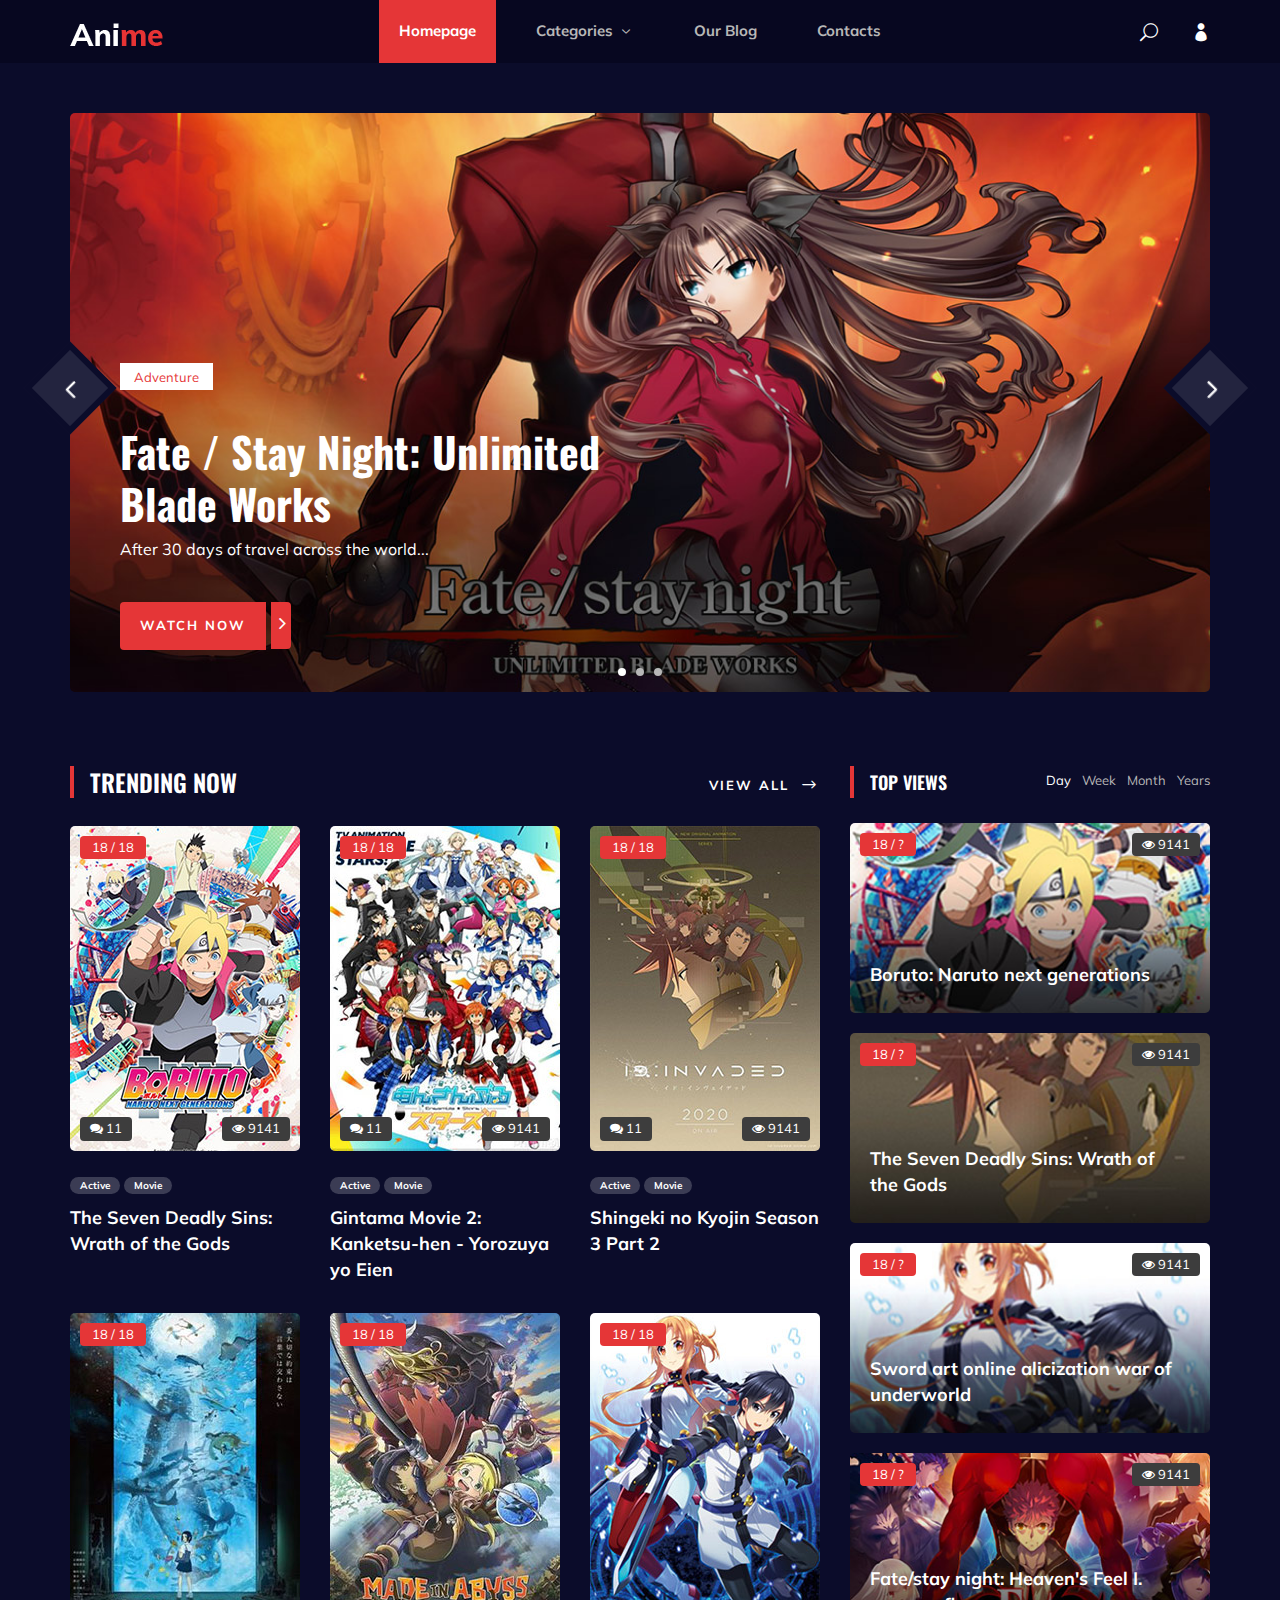
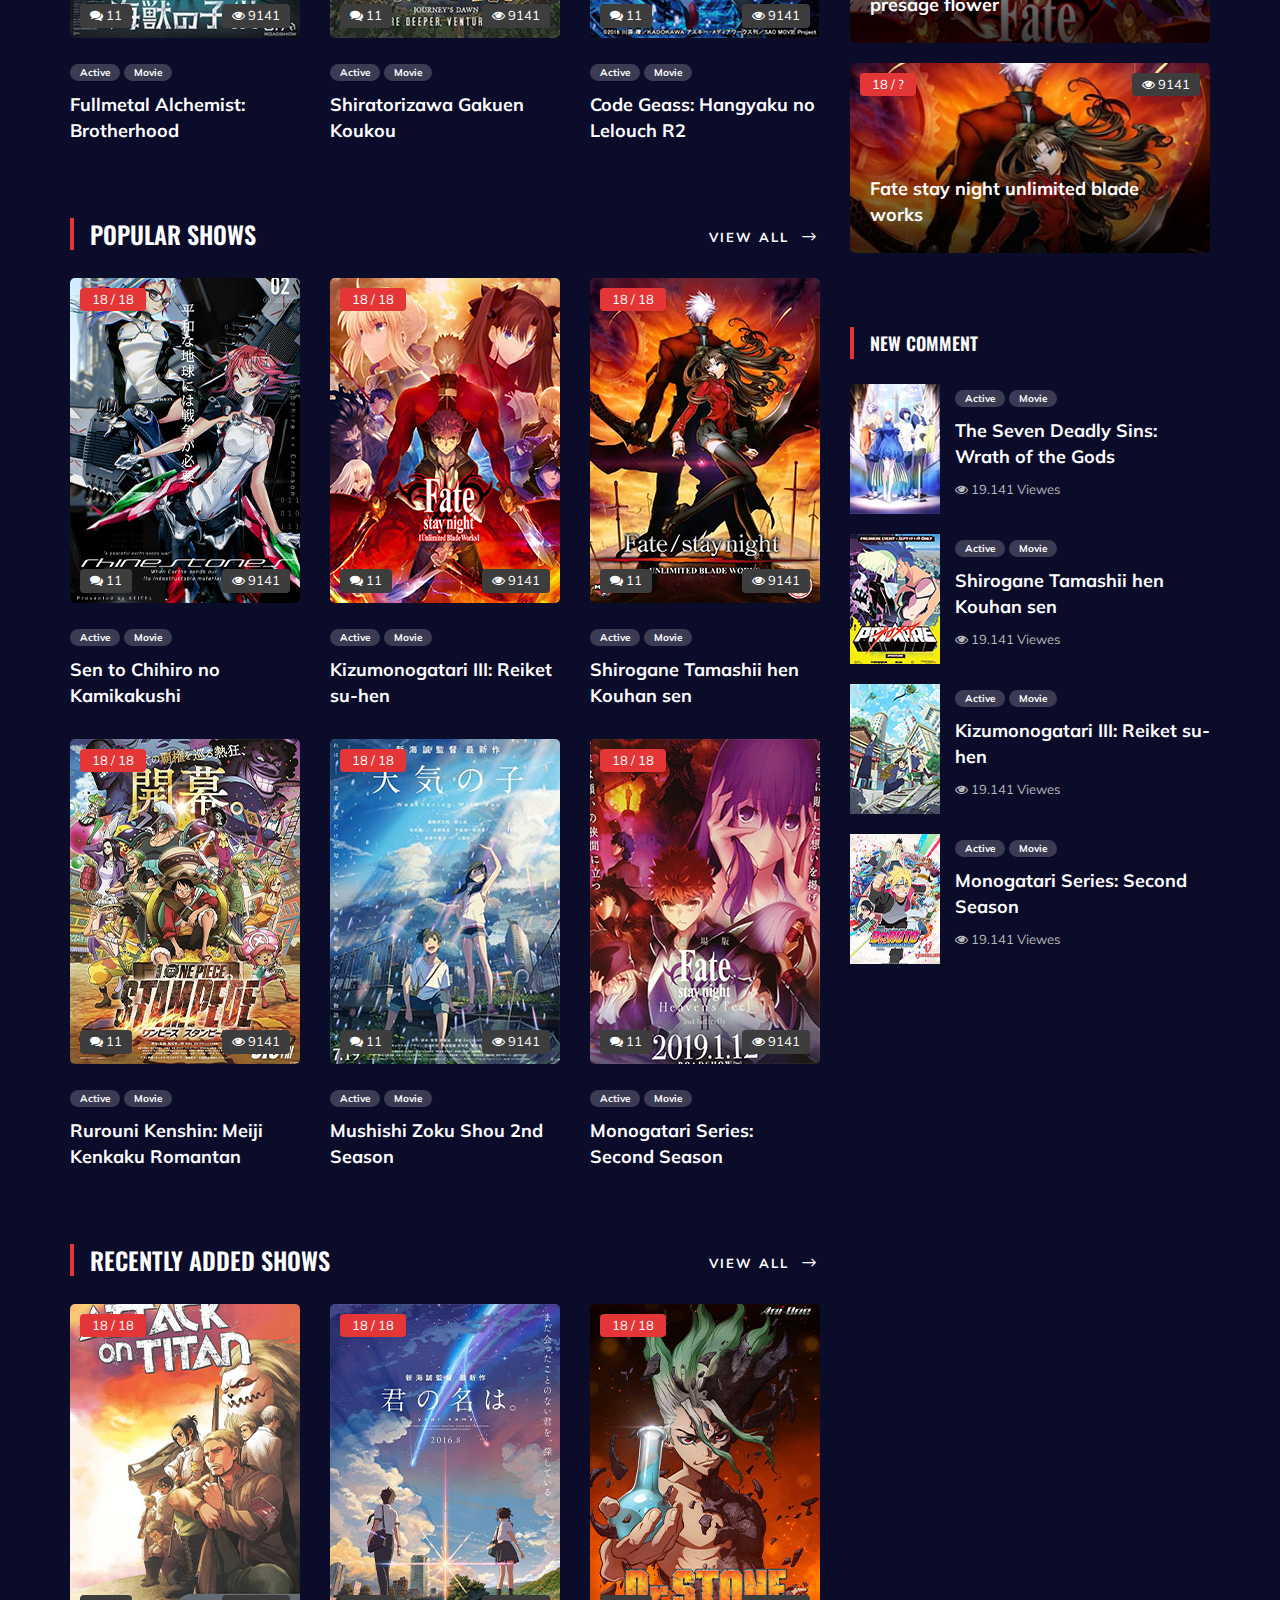
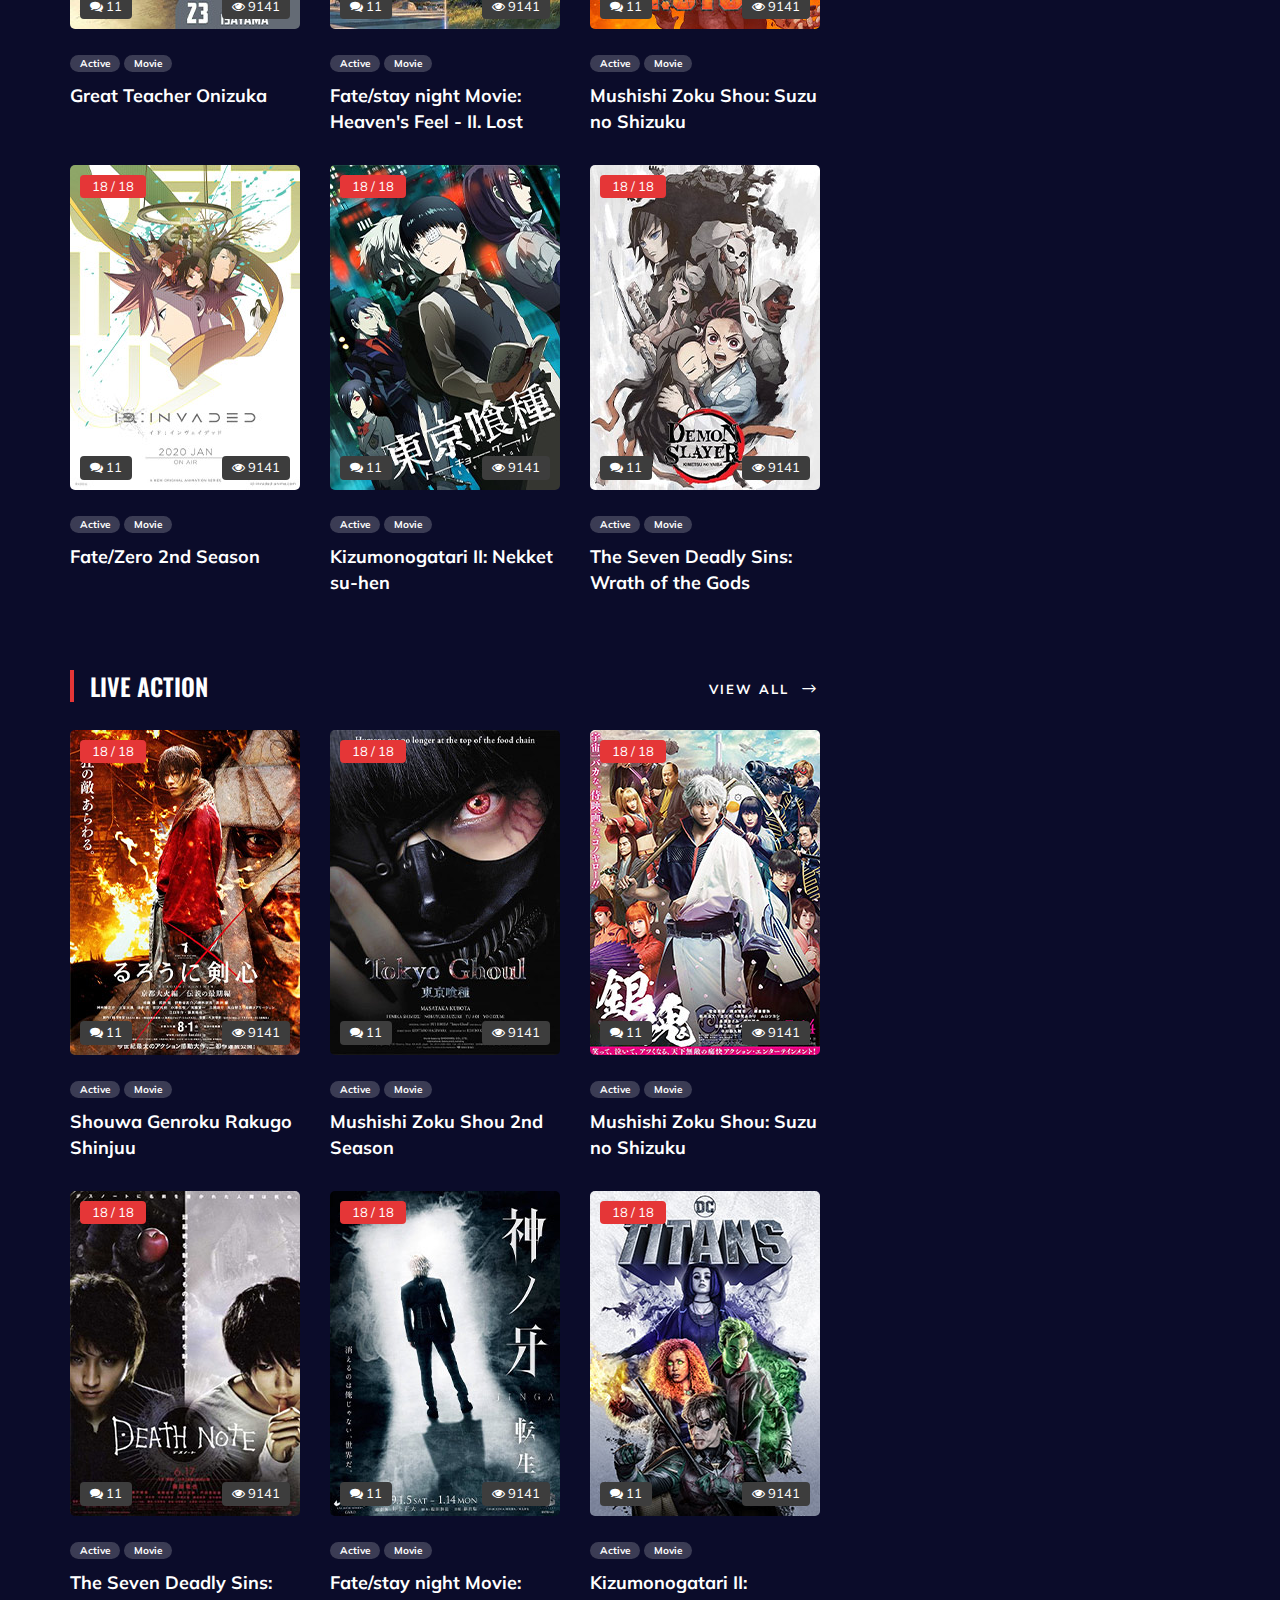
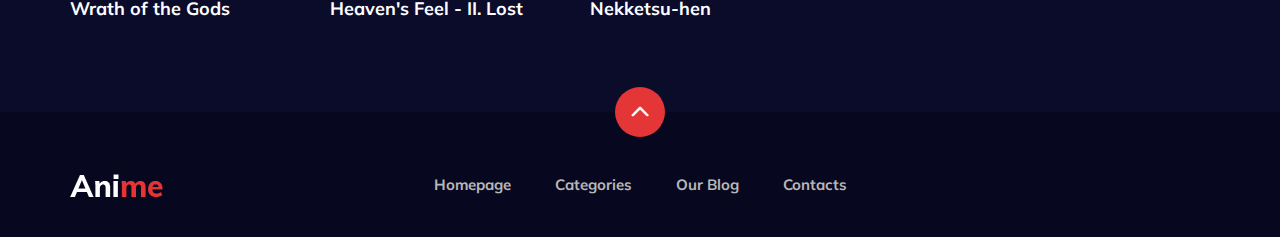
<file: index.html>
<!DOCTYPE html>
<html lang="fr - FR">

<head>
    <meta charset="UTF-8">
    <meta name="description" content="Movies for free - public playlists">
    <meta name="keywords" content="Anime, unica, creative, html">
    <meta name="viewport" content="width=device-width, initial-scale=1.0">
    <meta http-equiv="X-UA-Compatible" content="ie=edge">
    <title> My Movies</title>

    <!-- Google Font -->
    <link href="https://fonts.googleapis.com/css2?family=Oswald:wght@300;400;500;600;700&display=swap" rel="stylesheet">
    <link href="https://fonts.googleapis.com/css2?family=Mulish:wght@300;400;500;600;700;800;900&display=swap" rel="stylesheet">

    <!-- Css Styles -->
    <link rel="stylesheet" href="css/bootstrap.min.css" type="text/css">
    <link rel="stylesheet" href="css/font-awesome.min.css" type="text/css">
    <link rel="stylesheet" href="css/elegant-icons.css" type="text/css">
    <link rel="stylesheet" href="css/plyr.css" type="text/css">
    <link rel="stylesheet" href="css/nice-select.css" type="text/css">
    <link rel="stylesheet" href="css/owl.carousel.min.css" type="text/css">
    <link rel="stylesheet" href="css/slicknav.min.css" type="text/css">
    <link rel="stylesheet" href="css/style.css" type="text/css">
</head>

<body>
    <!-- Header Section Begin -->
    <header class="header">
        <div class="container">
            <div class="row">
                <div class="col-lg-2">
                    <div class="header__logo">
                        <a href="./index.html">
                            <img src="img/logo.png" alt="">
                        </a>
                    </div>
                </div>
                <div class="col-lg-8">
                    <div class="header__nav">
                        <nav class="header__menu mobile-menu">
                            <ul>
                                <li class="active"><a href="./index.html">Homepage</a></li>
                                <li><a href="./categories.html">Categories <span class="arrow_carrot-down"></span></a>
                                    <ul class="dropdown">
                                        <li><a href="./categories.html">Categories</a></li>
                                        <li><a href="./anime-details.html">Anime Details</a></li>
                                        <li><a href="./anime-watching.html">Anime Watching</a></li>
                                        <li><a href="./blog-details.html">Blog Details</a></li>
                                    </ul>
                                </li>
                                <li><a href="./blog.html">Our Blog</a></li>
                                <li><a href="./contact.html">Contacts</a></li>
                            </ul>
                        </nav>
                    </div>
                </div>
                <div class="col-lg-2">
                    <div class="header__right">
                        <a href="#" class="search-switch"><span class="icon_search"></span></a>
                        <a href="./login.html"><span class="icon_profile"></span></a>
                    </div>
                </div>
            </div>
            <div id="mobile-menu-wrap"></div>
        </div>
    </header>
    <!-- Header End -->

    <!-- Hero Section Begin -->
    <section class="hero">
        <div class="container">
            <div class="hero__slider owl-carousel">
                <div class="hero__items set-bg" data-setbg="img/hero/hero-1.jpg">
                    <div class="row">
                        <div class="col-lg-6">
                            <div class="hero__text">
                                <div class="label">Adventure</div>
                                <h2>Fate / Stay Night: Unlimited Blade Works</h2>
                                <p>After 30 days of travel across the world...</p>
                                <a href="#"><span>Watch Now</span> <i class="fa fa-angle-right"></i></a>
                            </div>
                        </div>
                    </div>
                </div>
                <div class="hero__items set-bg" data-setbg="img/hero/hero-1.jpg">
                    <div class="row">
                        <div class="col-lg-6">
                            <div class="hero__text">
                                <div class="label">Adventure</div>
                                <h2>Fate / Stay Night: Unlimited Blade Works</h2>
                                <p>After 30 days of travel across the world...</p>
                                <a href="#"><span>Watch Now</span> <i class="fa fa-angle-right"></i></a>
                            </div>
                        </div>
                    </div>
                </div>
                <div class="hero__items set-bg" data-setbg="img/hero/hero-1.jpg">
                    <div class="row">
                        <div class="col-lg-6">
                            <div class="hero__text">
                                <div class="label">Adventure</div>
                                <h2>Fate / Stay Night: Unlimited Blade Works</h2>
                                <p>After 30 days of travel across the world...</p>
                                <a href="#"><span>Watch Now</span> <i class="fa fa-angle-right"></i></a>
                            </div>
                        </div>
                    </div>
                </div>
            </div>
        </div>
    </section>
    <!-- Hero Section End -->

    <!-- Product Section Begin -->
    <section class="product spad">
        <div class="container">
            <div class="row">
                <div class="col-lg-8">
                    <div class="trending__product">
                        <div class="row">
                            <div class="col-lg-8 col-md-8 col-sm-8">
                                <div class="section-title">
                                    <h4>Trending Now</h4>
                                </div>
                            </div>
                            <div class="col-lg-4 col-md-4 col-sm-4">
                                <div class="btn__all">
                                    <a href="#" class="primary-btn">View All <span class="arrow_right"></span></a>
                                </div>
                            </div>
                        </div>
                        <div class="row">
                            <div class="col-lg-4 col-md-6 col-sm-6">
                                <div class="product__item">
                                    <div class="product__item__pic set-bg" data-setbg="img/trending/trend-1.jpg">
                                        <div class="ep">18 / 18</div>
                                        <div class="comment"><i class="fa fa-comments"></i> 11</div>
                                        <div class="view"><i class="fa fa-eye"></i> 9141</div>
                                    </div>
                                    <div class="product__item__text">
                                        <ul>
                                            <li>Active</li>
                                            <li>Movie</li>
                                        </ul>
                                        <h5><a href="#">The Seven Deadly Sins: Wrath of the Gods</a></h5>
                                    </div>
                                </div>
                            </div>
                            <div class="col-lg-4 col-md-6 col-sm-6">
                                <div class="product__item">
                                    <div class="product__item__pic set-bg" data-setbg="img/trending/trend-2.jpg">
                                        <div class="ep">18 / 18</div>
                                        <div class="comment"><i class="fa fa-comments"></i> 11</div>
                                        <div class="view"><i class="fa fa-eye"></i> 9141</div>
                                    </div>
                                    <div class="product__item__text">
                                        <ul>
                                            <li>Active</li>
                                            <li>Movie</li>
                                        </ul>
                                        <h5><a href="#">Gintama Movie 2: Kanketsu-hen - Yorozuya yo Eien</a></h5>
                                    </div>
                                </div>
                            </div>
                            <div class="col-lg-4 col-md-6 col-sm-6">
                                <div class="product__item">
                                    <div class="product__item__pic set-bg" data-setbg="img/trending/trend-3.jpg">
                                        <div class="ep">18 / 18</div>
                                        <div class="comment"><i class="fa fa-comments"></i> 11</div>
                                        <div class="view"><i class="fa fa-eye"></i> 9141</div>
                                    </div>
                                    <div class="product__item__text">
                                        <ul>
                                            <li>Active</li>
                                            <li>Movie</li>
                                        </ul>
                                        <h5><a href="#">Shingeki no Kyojin Season 3 Part 2</a></h5>
                                    </div>
                                </div>
                            </div>
                            <div class="col-lg-4 col-md-6 col-sm-6">
                                <div class="product__item">
                                    <div class="product__item__pic set-bg" data-setbg="img/trending/trend-4.jpg">
                                        <div class="ep">18 / 18</div>
                                        <div class="comment"><i class="fa fa-comments"></i> 11</div>
                                        <div class="view"><i class="fa fa-eye"></i> 9141</div>
                                    </div>
                                    <div class="product__item__text">
                                        <ul>
                                            <li>Active</li>
                                            <li>Movie</li>
                                        </ul>
                                        <h5><a href="#">Fullmetal Alchemist: Brotherhood</a></h5>
                                    </div>
                                </div>
                            </div>
                            <div class="col-lg-4 col-md-6 col-sm-6">
                                <div class="product__item">
                                    <div class="product__item__pic set-bg" data-setbg="img/trending/trend-5.jpg">
                                        <div class="ep">18 / 18</div>
                                        <div class="comment"><i class="fa fa-comments"></i> 11</div>
                                        <div class="view"><i class="fa fa-eye"></i> 9141</div>
                                    </div>
                                    <div class="product__item__text">
                                        <ul>
                                            <li>Active</li>
                                            <li>Movie</li>
                                        </ul>
                                        <h5><a href="#">Shiratorizawa Gakuen Koukou</a></h5>
                                    </div>
                                </div>
                            </div>
                            <div class="col-lg-4 col-md-6 col-sm-6">
                                <div class="product__item">
                                    <div class="product__item__pic set-bg" data-setbg="img/trending/trend-6.jpg">
                                        <div class="ep">18 / 18</div>
                                        <div class="comment"><i class="fa fa-comments"></i> 11</div>
                                        <div class="view"><i class="fa fa-eye"></i> 9141</div>
                                    </div>
                                    <div class="product__item__text">
                                        <ul>
                                            <li>Active</li>
                                            <li>Movie</li>
                                        </ul>
                                        <h5><a href="#">Code Geass: Hangyaku no Lelouch R2</a></h5>
                                    </div>
                                </div>
                            </div>
                        </div>
                    </div>
                    <div class="popular__product">
                        <div class="row">
                            <div class="col-lg-8 col-md-8 col-sm-8">
                                <div class="section-title">
                                    <h4>Popular Shows</h4>
                                </div>
                            </div>
                            <div class="col-lg-4 col-md-4 col-sm-4">
                                <div class="btn__all">
                                    <a href="#" class="primary-btn">View All <span class="arrow_right"></span></a>
                                </div>
                            </div>
                        </div>
                        <div class="row">
                            <div class="col-lg-4 col-md-6 col-sm-6">
                                <div class="product__item">
                                    <div class="product__item__pic set-bg" data-setbg="img/popular/popular-1.jpg">
                                        <div class="ep">18 / 18</div>
                                        <div class="comment"><i class="fa fa-comments"></i> 11</div>
                                        <div class="view"><i class="fa fa-eye"></i> 9141</div>
                                    </div>
                                    <div class="product__item__text">
                                        <ul>
                                            <li>Active</li>
                                            <li>Movie</li>
                                        </ul>
                                        <h5><a href="#">Sen to Chihiro no Kamikakushi</a></h5>
                                    </div>
                                </div>
                            </div>
                            <div class="col-lg-4 col-md-6 col-sm-6">
                                <div class="product__item">
                                    <div class="product__item__pic set-bg" data-setbg="img/popular/popular-2.jpg">
                                        <div class="ep">18 / 18</div>
                                        <div class="comment"><i class="fa fa-comments"></i> 11</div>
                                        <div class="view"><i class="fa fa-eye"></i> 9141</div>
                                    </div>
                                    <div class="product__item__text">
                                        <ul>
                                            <li>Active</li>
                                            <li>Movie</li>
                                        </ul>
                                        <h5><a href="#">Kizumonogatari III: Reiket su-hen</a></h5>
                                    </div>
                                </div>
                            </div>
                            <div class="col-lg-4 col-md-6 col-sm-6">
                                <div class="product__item">
                                    <div class="product__item__pic set-bg" data-setbg="img/popular/popular-3.jpg">
                                        <div class="ep">18 / 18</div>
                                        <div class="comment"><i class="fa fa-comments"></i> 11</div>
                                        <div class="view"><i class="fa fa-eye"></i> 9141</div>
                                    </div>
                                    <div class="product__item__text">
                                        <ul>
                                            <li>Active</li>
                                            <li>Movie</li>
                                        </ul>
                                        <h5><a href="#">Shirogane Tamashii hen Kouhan sen</a></h5>
                                    </div>
                                </div>
                            </div>
                            <div class="col-lg-4 col-md-6 col-sm-6">
                                <div class="product__item">
                                    <div class="product__item__pic set-bg" data-setbg="img/popular/popular-4.jpg">
                                        <div class="ep">18 / 18</div>
                                        <div class="comment"><i class="fa fa-comments"></i> 11</div>
                                        <div class="view"><i class="fa fa-eye"></i> 9141</div>
                                    </div>
                                    <div class="product__item__text">
                                        <ul>
                                            <li>Active</li>
                                            <li>Movie</li>
                                        </ul>
                                        <h5><a href="#">Rurouni Kenshin: Meiji Kenkaku Romantan</a></h5>
                                    </div>
                                </div>
                            </div>
                            <div class="col-lg-4 col-md-6 col-sm-6">
                                <div class="product__item">
                                    <div class="product__item__pic set-bg" data-setbg="img/popular/popular-5.jpg">
                                        <div class="ep">18 / 18</div>
                                        <div class="comment"><i class="fa fa-comments"></i> 11</div>
                                        <div class="view"><i class="fa fa-eye"></i> 9141</div>
                                    </div>
                                    <div class="product__item__text">
                                        <ul>
                                            <li>Active</li>
                                            <li>Movie</li>
                                        </ul>
                                        <h5><a href="#">Mushishi Zoku Shou 2nd Season</a></h5>
                                    </div>
                                </div>
                            </div>
                            <div class="col-lg-4 col-md-6 col-sm-6">
                                <div class="product__item">
                                    <div class="product__item__pic set-bg" data-setbg="img/popular/popular-6.jpg">
                                        <div class="ep">18 / 18</div>
                                        <div class="comment"><i class="fa fa-comments"></i> 11</div>
                                        <div class="view"><i class="fa fa-eye"></i> 9141</div>
                                    </div>
                                    <div class="product__item__text">
                                        <ul>
                                            <li>Active</li>
                                            <li>Movie</li>
                                        </ul>
                                        <h5><a href="#">Monogatari Series: Second Season</a></h5>
                                    </div>
                                </div>
                            </div>
                        </div>
                    </div>
                    <div class="recent__product">
                        <div class="row">
                            <div class="col-lg-8 col-md-8 col-sm-8">
                                <div class="section-title">
                                    <h4>Recently Added Shows</h4>
                                </div>
                            </div>
                            <div class="col-lg-4 col-md-4 col-sm-4">
                                <div class="btn__all">
                                    <a href="#" class="primary-btn">View All <span class="arrow_right"></span></a>
                                </div>
                            </div>
                        </div>
                        <div class="row">
                            <div class="col-lg-4 col-md-6 col-sm-6">
                                <div class="product__item">
                                    <div class="product__item__pic set-bg" data-setbg="img/recent/recent-1.jpg">
                                        <div class="ep">18 / 18</div>
                                        <div class="comment"><i class="fa fa-comments"></i> 11</div>
                                        <div class="view"><i class="fa fa-eye"></i> 9141</div>
                                    </div>
                                    <div class="product__item__text">
                                        <ul>
                                            <li>Active</li>
                                            <li>Movie</li>
                                        </ul>
                                        <h5><a href="#">Great Teacher Onizuka</a></h5>
                                    </div>
                                </div>
                            </div>
                            <div class="col-lg-4 col-md-6 col-sm-6">
                                <div class="product__item">
                                    <div class="product__item__pic set-bg" data-setbg="img/recent/recent-2.jpg">
                                        <div class="ep">18 / 18</div>
                                        <div class="comment"><i class="fa fa-comments"></i> 11</div>
                                        <div class="view"><i class="fa fa-eye"></i> 9141</div>
                                    </div>
                                    <div class="product__item__text">
                                        <ul>
                                            <li>Active</li>
                                            <li>Movie</li>
                                        </ul>
                                        <h5><a href="#">Fate/stay night Movie: Heaven's Feel - II. Lost</a></h5>
                                    </div>
                                </div>
                            </div>
                            <div class="col-lg-4 col-md-6 col-sm-6">
                                <div class="product__item">
                                    <div class="product__item__pic set-bg" data-setbg="img/recent/recent-3.jpg">
                                        <div class="ep">18 / 18</div>
                                        <div class="comment"><i class="fa fa-comments"></i> 11</div>
                                        <div class="view"><i class="fa fa-eye"></i> 9141</div>
                                    </div>
                                    <div class="product__item__text">
                                        <ul>
                                            <li>Active</li>
                                            <li>Movie</li>
                                        </ul>
                                        <h5><a href="#">Mushishi Zoku Shou: Suzu no Shizuku</a></h5>
                                    </div>
                                </div>
                            </div>
                            <div class="col-lg-4 col-md-6 col-sm-6">
                                <div class="product__item">
                                    <div class="product__item__pic set-bg" data-setbg="img/recent/recent-4.jpg">
                                        <div class="ep">18 / 18</div>
                                        <div class="comment"><i class="fa fa-comments"></i> 11</div>
                                        <div class="view"><i class="fa fa-eye"></i> 9141</div>
                                    </div>
                                    <div class="product__item__text">
                                        <ul>
                                            <li>Active</li>
                                            <li>Movie</li>
                                        </ul>
                                        <h5><a href="#">Fate/Zero 2nd Season</a></h5>
                                    </div>
                                </div>
                            </div>
                            <div class="col-lg-4 col-md-6 col-sm-6">
                                <div class="product__item">
                                    <div class="product__item__pic set-bg" data-setbg="img/recent/recent-5.jpg">
                                        <div class="ep">18 / 18</div>
                                        <div class="comment"><i class="fa fa-comments"></i> 11</div>
                                        <div class="view"><i class="fa fa-eye"></i> 9141</div>
                                    </div>
                                    <div class="product__item__text">
                                        <ul>
                                            <li>Active</li>
                                            <li>Movie</li>
                                        </ul>
                                        <h5><a href="#">Kizumonogatari II: Nekket su-hen</a></h5>
                                    </div>
                                </div>
                            </div>
                            <div class="col-lg-4 col-md-6 col-sm-6">
                                <div class="product__item">
                                    <div class="product__item__pic set-bg" data-setbg="img/recent/recent-6.jpg">
                                        <div class="ep">18 / 18</div>
                                        <div class="comment"><i class="fa fa-comments"></i> 11</div>
                                        <div class="view"><i class="fa fa-eye"></i> 9141</div>
                                    </div>
                                    <div class="product__item__text">
                                        <ul>
                                            <li>Active</li>
                                            <li>Movie</li>
                                        </ul>
                                        <h5><a href="#">The Seven Deadly Sins: Wrath of the Gods</a></h5>
                                    </div>
                                </div>
                            </div>
                        </div>
                    </div>
                    <div class="live__product">
                        <div class="row">
                            <div class="col-lg-8 col-md-8 col-sm-8">
                                <div class="section-title">
                                    <h4>Live Action</h4>
                                </div>
                            </div>
                            <div class="col-lg-4 col-md-4 col-sm-4">
                                <div class="btn__all">
                                    <a href="#" class="primary-btn">View All <span class="arrow_right"></span></a>
                                </div>
                            </div>
                        </div>
                        <div class="row">
                            <div class="col-lg-4 col-md-6 col-sm-6">
                                <div class="product__item">
                                    <div class="product__item__pic set-bg" data-setbg="img/live/live-1.jpg">
                                        <div class="ep">18 / 18</div>
                                        <div class="comment"><i class="fa fa-comments"></i> 11</div>
                                        <div class="view"><i class="fa fa-eye"></i> 9141</div>
                                    </div>
                                    <div class="product__item__text">
                                        <ul>
                                            <li>Active</li>
                                            <li>Movie</li>
                                        </ul>
                                        <h5><a href="#">Shouwa Genroku Rakugo Shinjuu</a></h5>
                                    </div>
                                </div>
                            </div>
                            <div class="col-lg-4 col-md-6 col-sm-6">
                                <div class="product__item">
                                    <div class="product__item__pic set-bg" data-setbg="img/live/live-2.jpg">
                                        <div class="ep">18 / 18</div>
                                        <div class="comment"><i class="fa fa-comments"></i> 11</div>
                                        <div class="view"><i class="fa fa-eye"></i> 9141</div>
                                    </div>
                                    <div class="product__item__text">
                                        <ul>
                                            <li>Active</li>
                                            <li>Movie</li>
                                        </ul>
                                        <h5><a href="#">Mushishi Zoku Shou 2nd Season</a></h5>
                                    </div>
                                </div>
                            </div>
                            <div class="col-lg-4 col-md-6 col-sm-6">
                                <div class="product__item">
                                    <div class="product__item__pic set-bg" data-setbg="img/live/live-3.jpg">
                                        <div class="ep">18 / 18</div>
                                        <div class="comment"><i class="fa fa-comments"></i> 11</div>
                                        <div class="view"><i class="fa fa-eye"></i> 9141</div>
                                    </div>
                                    <div class="product__item__text">
                                        <ul>
                                            <li>Active</li>
                                            <li>Movie</li>
                                        </ul>
                                        <h5><a href="#">Mushishi Zoku Shou: Suzu no Shizuku</a></h5>
                                    </div>
                                </div>
                            </div>
                            <div class="col-lg-4 col-md-6 col-sm-6">
                                <div class="product__item">
                                    <div class="product__item__pic set-bg" data-setbg="img/live/live-4.jpg">
                                        <div class="ep">18 / 18</div>
                                        <div class="comment"><i class="fa fa-comments"></i> 11</div>
                                        <div class="view"><i class="fa fa-eye"></i> 9141</div>
                                    </div>
                                    <div class="product__item__text">
                                        <ul>
                                            <li>Active</li>
                                            <li>Movie</li>
                                        </ul>
                                        <h5><a href="#">The Seven Deadly Sins: Wrath of the Gods</a></h5>
                                    </div>
                                </div>
                            </div>
                            <div class="col-lg-4 col-md-6 col-sm-6">
                                <div class="product__item">
                                    <div class="product__item__pic set-bg" data-setbg="img/live/live-5.jpg">
                                        <div class="ep">18 / 18</div>
                                        <div class="comment"><i class="fa fa-comments"></i> 11</div>
                                        <div class="view"><i class="fa fa-eye"></i> 9141</div>
                                    </div>
                                    <div class="product__item__text">
                                        <ul>
                                            <li>Active</li>
                                            <li>Movie</li>
                                        </ul>
                                        <h5><a href="#">Fate/stay night Movie: Heaven's Feel - II. Lost</a></h5>
                                    </div>
                                </div>
                            </div>
                            <div class="col-lg-4 col-md-6 col-sm-6">
                                <div class="product__item">
                                    <div class="product__item__pic set-bg" data-setbg="img/live/live-6.jpg">
                                        <div class="ep">18 / 18</div>
                                        <div class="comment"><i class="fa fa-comments"></i> 11</div>
                                        <div class="view"><i class="fa fa-eye"></i> 9141</div>
                                    </div>
                                    <div class="product__item__text">
                                        <ul>
                                            <li>Active</li>
                                            <li>Movie</li>
                                        </ul>
                                        <h5><a href="#">Kizumonogatari II: Nekketsu-hen</a></h5>
                                    </div>
                                </div>
                            </div>
                        </div>
                    </div>
                </div>
                <div class="col-lg-4 col-md-6 col-sm-8">
                    <div class="product__sidebar">
                        <div class="product__sidebar__view">
                            <div class="section-title">
                                <h5>Top Views</h5>
                            </div>
                            <ul class="filter__controls">
                                <li class="active" data-filter="*">Day</li>
                                <li data-filter=".week">Week</li>
                                <li data-filter=".month">Month</li>
                                <li data-filter=".years">Years</li>
                            </ul>
                            <div class="filter__gallery">
                                <div class="product__sidebar__view__item set-bg mix day years" data-setbg="img/sidebar/tv-1.jpg">
                                    <div class="ep">18 / ?</div>
                                    <div class="view"><i class="fa fa-eye"></i> 9141</div>
                                    <h5><a href="#">Boruto: Naruto next generations</a></h5>
                                </div>
                                <div class="product__sidebar__view__item set-bg mix month week" data-setbg="img/sidebar/tv-2.jpg">
                                    <div class="ep">18 / ?</div>
                                    <div class="view"><i class="fa fa-eye"></i> 9141</div>
                                    <h5><a href="#">The Seven Deadly Sins: Wrath of the Gods</a></h5>
                                </div>
                                <div class="product__sidebar__view__item set-bg mix week years" data-setbg="img/sidebar/tv-3.jpg">
                                    <div class="ep">18 / ?</div>
                                    <div class="view"><i class="fa fa-eye"></i> 9141</div>
                                    <h5><a href="#">Sword art online alicization war of underworld</a></h5>
                                </div>
                                <div class="product__sidebar__view__item set-bg mix years month" data-setbg="img/sidebar/tv-4.jpg">
                                    <div class="ep">18 / ?</div>
                                    <div class="view"><i class="fa fa-eye"></i> 9141</div>
                                    <h5><a href="#">Fate/stay night: Heaven's Feel I. presage flower</a></h5>
                                </div>
                                <div class="product__sidebar__view__item set-bg mix day" data-setbg="img/sidebar/tv-5.jpg">
                                    <div class="ep">18 / ?</div>
                                    <div class="view"><i class="fa fa-eye"></i> 9141</div>
                                    <h5><a href="#">Fate stay night unlimited blade works</a></h5>
                                </div>
                            </div>
                        </div>
                        <div class="product__sidebar__comment">
                            <div class="section-title">
                                <h5>New Comment</h5>
                            </div>
                            <div class="product__sidebar__comment__item">
                                <div class="product__sidebar__comment__item__pic">
                                    <img src="img/sidebar/comment-1.jpg" alt="">
                                </div>
                                <div class="product__sidebar__comment__item__text">
                                    <ul>
                                        <li>Active</li>
                                        <li>Movie</li>
                                    </ul>
                                    <h5><a href="#">The Seven Deadly Sins: Wrath of the Gods</a></h5>
                                    <span><i class="fa fa-eye"></i> 19.141 Viewes</span>
                                </div>
                            </div>
                            <div class="product__sidebar__comment__item">
                                <div class="product__sidebar__comment__item__pic">
                                    <img src="img/sidebar/comment-2.jpg" alt="">
                                </div>
                                <div class="product__sidebar__comment__item__text">
                                    <ul>
                                        <li>Active</li>
                                        <li>Movie</li>
                                    </ul>
                                    <h5><a href="#">Shirogane Tamashii hen Kouhan sen</a></h5>
                                    <span><i class="fa fa-eye"></i> 19.141 Viewes</span>
                                </div>
                            </div>
                            <div class="product__sidebar__comment__item">
                                <div class="product__sidebar__comment__item__pic">
                                    <img src="img/sidebar/comment-3.jpg" alt="">
                                </div>
                                <div class="product__sidebar__comment__item__text">
                                    <ul>
                                        <li>Active</li>
                                        <li>Movie</li>
                                    </ul>
                                    <h5><a href="#">Kizumonogatari III: Reiket su-hen</a></h5>
                                    <span><i class="fa fa-eye"></i> 19.141 Viewes</span>
                                </div>
                            </div>
                            <div class="product__sidebar__comment__item">
                                <div class="product__sidebar__comment__item__pic">
                                    <img src="img/sidebar/comment-4.jpg" alt="">
                                </div>
                                <div class="product__sidebar__comment__item__text">
                                    <ul>
                                        <li>Active</li>
                                        <li>Movie</li>
                                    </ul>
                                    <h5><a href="#">Monogatari Series: Second Season</a></h5>
                                    <span><i class="fa fa-eye"></i> 19.141 Viewes</span>
                                </div>
                            </div>
                        </div>
                    </div>
                </div>
            </div>
        </div>
    </section>
    <!-- Product Section End -->

    <!-- Footer Section Begin -->
    <footer class="footer">
        <div class="page-up">
            <a href="#" id="scrollToTopButton"><span class="arrow_carrot-up"></span></a>
        </div>
        <div class="container">
            <div class="row">
                <div class="col-lg-3">
                    <div class="footer__logo">
                        <a href="./index.html"><img src="img/logo.png" alt=""></a>
                    </div>
                </div>
                <div class="col-lg-6">
                    <div class="footer__nav">
                        <ul>
                            <li class="active"><a href="./index.html">Homepage</a></li>
                            <li><a href="./categories.html">Categories</a></li>
                            <li><a href="./blog.html">Our Blog</a></li>
                            <li><a href="./contact.html">Contacts</a></li>
                        </ul>
                    </div>
                </div>
            </div>
        </div>
    </footer>
    <!-- Footer Section End -->

    <!-- Search model Begin -->
    <div class="search-model">
        <div class="h-100 d-flex align-items-center justify-content-center">
            <div class="search-close-switch"><i class="icon_close"></i></div>
            <form class="search-model-form">
                <input type="text" id="search-input" placeholder="Search here.....">
            </form>
        </div>
    </div>
    <!-- Search model end -->

    <!-- Js Plugins -->
    <script src="js/jquery-3.3.1.min.js"></script>
    <script src="js/bootstrap.min.js"></script>
    <script src="js/player.js"></script>
    <script src="js/jquery.nice-select.min.js"></script>
    <script src="js/mixitup.min.js"></script>
    <script src="js/jquery.slicknav.js"></script>
    <script src="js/owl.carousel.min.js"></script>
    <script src="js/main.js"></script>
</body>

</html>
</file>
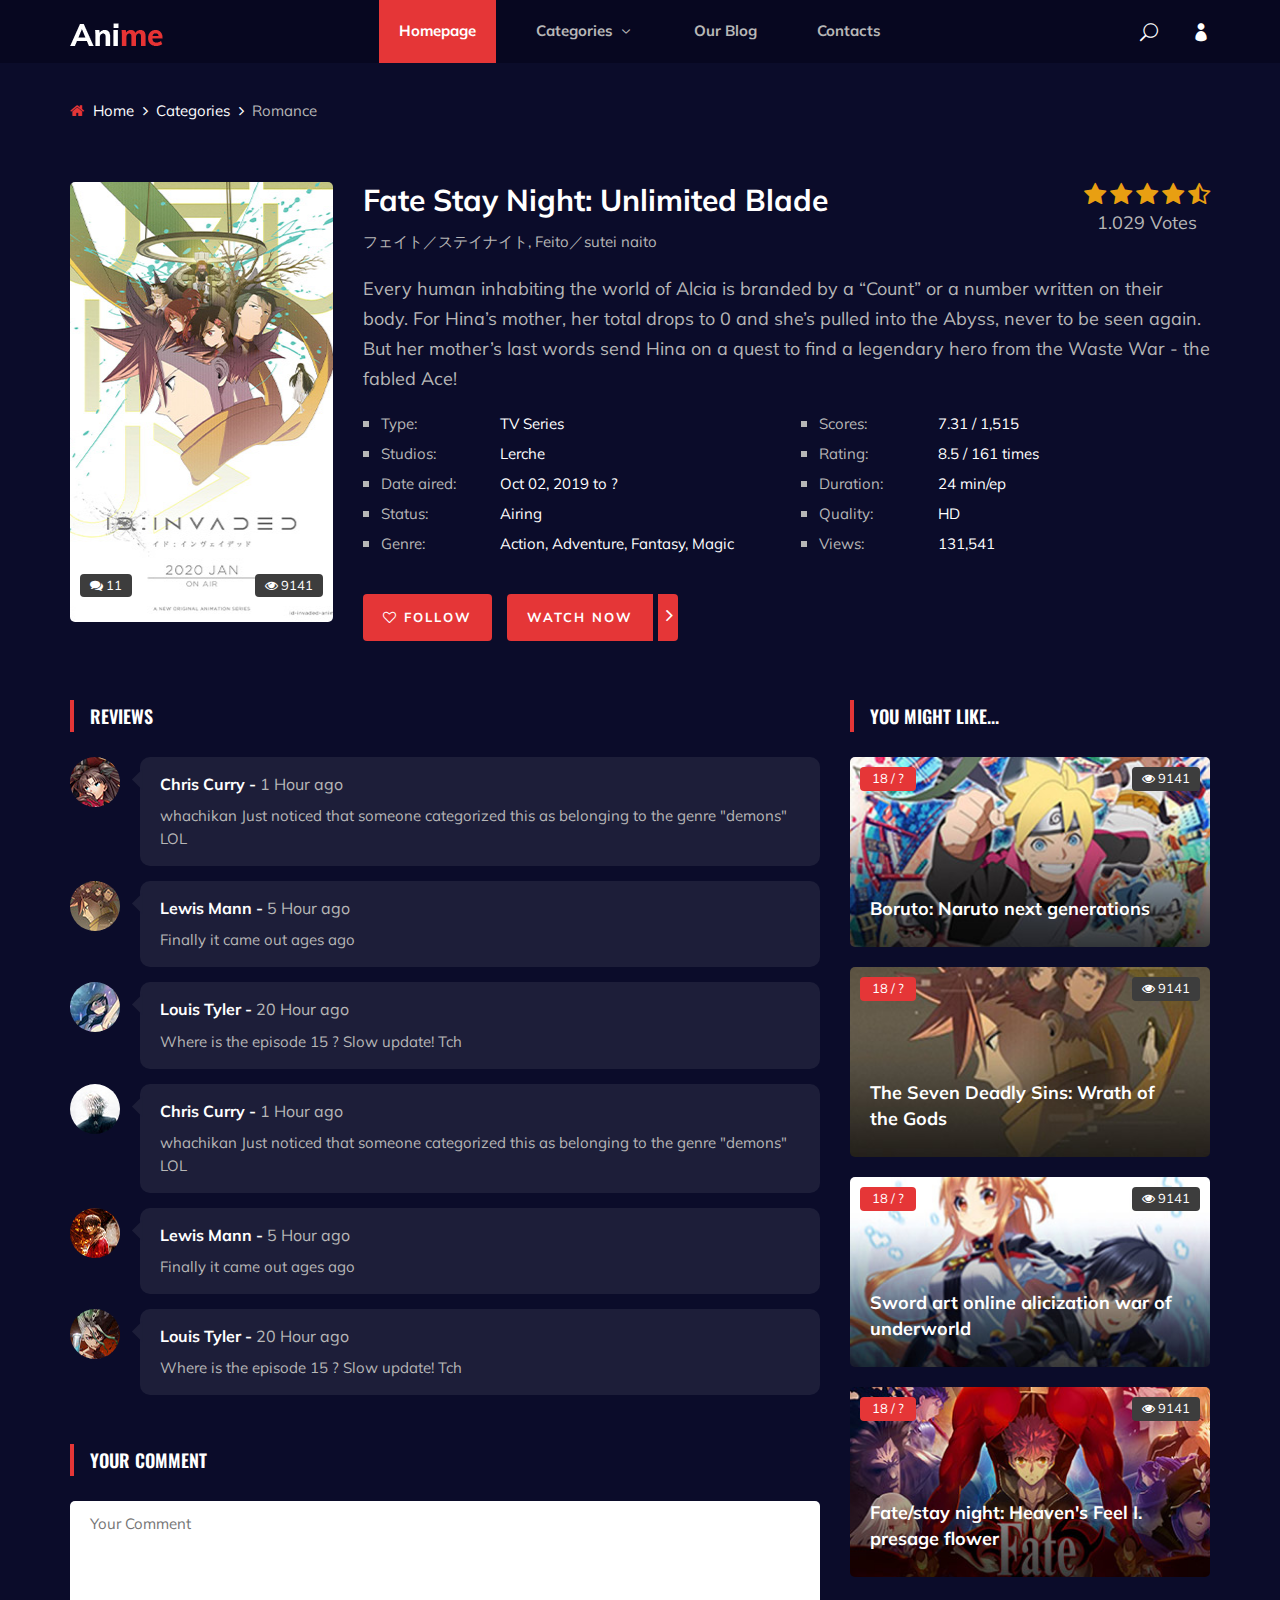
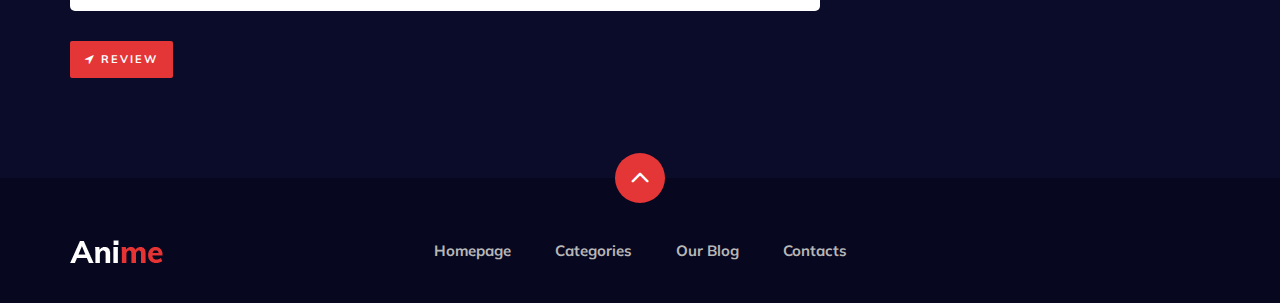
<file: anime-details.html>
<!DOCTYPE html>
<html lang="fr - FR">

<head>
    <meta charset="UTF-8">
    <meta name="description" content="Movies for free - public playlists">
    <meta name="keywords" content="Anime, unica, creative, html">
    <meta name="viewport" content="width=device-width, initial-scale=1.0">
    <meta http-equiv="X-UA-Compatible" content="ie=edge">
    <title>Film details</title>

    <!-- Google Font -->
    <link href="https://fonts.googleapis.com/css2?family=Oswald:wght@300;400;500;600;700&display=swap" rel="stylesheet">
    <link href="https://fonts.googleapis.com/css2?family=Mulish:wght@300;400;500;600;700;800;900&display=swap" rel="stylesheet">

    <!-- Css Styles -->
    <link rel="stylesheet" href="css/bootstrap.min.css" type="text/css">
    <link rel="stylesheet" href="css/font-awesome.min.css" type="text/css">
    <link rel="stylesheet" href="css/elegant-icons.css" type="text/css">
    <link rel="stylesheet" href="css/plyr.css" type="text/css">
    <link rel="stylesheet" href="css/nice-select.css" type="text/css">
    <link rel="stylesheet" href="css/owl.carousel.min.css" type="text/css">
    <link rel="stylesheet" href="css/slicknav.min.css" type="text/css">
    <link rel="stylesheet" href="css/style.css" type="text/css">
</head>

<body>

    <!-- Header Section Begin -->
    <header class="header">
        <div class="container">
            <div class="row">
                <div class="col-lg-2">
                    <div class="header__logo">
                        <a href="./index.html">
                            <img src="img/logo.png" alt="">
                        </a>
                    </div>
                </div>
                <div class="col-lg-8">
                    <div class="header__nav">
                        <nav class="header__menu mobile-menu">
                            <ul>
                                <li class="active"><a href="./index.html">Homepage</a></li>
                                <li><a href="./categories.html">Categories <span class="arrow_carrot-down"></span></a>
                                    <ul class="dropdown">
                                        <li><a href="./categories.html">Categories</a></li>
                                        <li><a href="./anime-details.html">Anime Details</a></li>
                                        <li><a href="./anime-watching.html">Anime Watching</a></li>
                                        <li><a href="./blog-details.html">Blog Details</a></li>
                                    </ul>
                                </li>
                                <li><a href="./blog.html">Our Blog</a></li>
                                <li><a href="./contact.html">Contacts</a></li>
                            </ul>
                        </nav>
                    </div>
                </div>
                <div class="col-lg-2">
                    <div class="header__right">
                        <a href="#" class="search-switch"><span class="icon_search"></span></a>
                        <a href="./login.html"><span class="icon_profile"></span></a>
                    </div>
                </div>
            </div>
            <div id="mobile-menu-wrap"></div>
        </div>
    </header>
    <!-- Header End -->

    <!-- Breadcrumb Begin -->
    <div class="breadcrumb-option">
        <div class="container">
            <div class="row">
                <div class="col-lg-12">
                    <div class="breadcrumb__links">
                        <a href="./index.html"><i class="fa fa-home"></i> Home</a>
                        <a href="./categories.html">Categories</a>
                        <span>Romance</span>
                    </div>
                </div>
            </div>
        </div>
    </div>
    <!-- Breadcrumb End -->

    <!-- Anime Section Begin -->
    <section class="anime-details spad">
        <div class="container">
            <div class="anime__details__content">
                <div class="row">
                    <div class="col-lg-3">
                        <div class="anime__details__pic set-bg" data-setbg="img/anime/details-pic.jpg">
                            <div class="comment"><i class="fa fa-comments"></i> 11</div>
                            <div class="view"><i class="fa fa-eye"></i> 9141</div>
                        </div>
                    </div>
                    <div class="col-lg-9">
                        <div class="anime__details__text">
                            <div class="anime__details__title">
                                <h3>Fate Stay Night: Unlimited Blade</h3>
                                <span>フェイト／ステイナイト, Feito／sutei naito</span>
                            </div>
                            <div class="anime__details__rating">
                                <div class="rating">
                                    <a href="#"><i class="fa fa-star"></i></a>
                                    <a href="#"><i class="fa fa-star"></i></a>
                                    <a href="#"><i class="fa fa-star"></i></a>
                                    <a href="#"><i class="fa fa-star"></i></a>
                                    <a href="#"><i class="fa fa-star-half-o"></i></a>
                                </div>
                                <span>1.029 Votes</span>
                            </div>
                            <p>Every human inhabiting the world of Alcia is branded by a “Count” or a number written on their body. For Hina’s mother, her total drops to 0 and she’s pulled into the Abyss, never to be seen again. But her mother’s last words
                                send Hina on a quest to find a legendary hero from the Waste War - the fabled Ace!</p>
                            <div class="anime__details__widget">
                                <div class="row">
                                    <div class="col-lg-6 col-md-6">
                                        <ul>
                                            <li><span>Type:</span> TV Series</li>
                                            <li><span>Studios:</span> Lerche</li>
                                            <li><span>Date aired:</span> Oct 02, 2019 to ?</li>
                                            <li><span>Status:</span> Airing</li>
                                            <li><span>Genre:</span> Action, Adventure, Fantasy, Magic</li>
                                        </ul>
                                    </div>
                                    <div class="col-lg-6 col-md-6">
                                        <ul>
                                            <li><span>Scores:</span> 7.31 / 1,515</li>
                                            <li><span>Rating:</span> 8.5 / 161 times</li>
                                            <li><span>Duration:</span> 24 min/ep</li>
                                            <li><span>Quality:</span> HD</li>
                                            <li><span>Views:</span> 131,541</li>
                                        </ul>
                                    </div>
                                </div>
                            </div>
                            <div class="anime__details__btn">
                                <a href="#" class="follow-btn"><i class="fa fa-heart-o"></i> Follow</a>
                                <a href="#" class="watch-btn"><span>Watch Now</span> <i
                                    class="fa fa-angle-right"></i></a>
                            </div>
                        </div>
                    </div>
                </div>
            </div>
            <div class="row">
                <div class="col-lg-8 col-md-8">
                    <div class="anime__details__review">
                        <div class="section-title">
                            <h5>Reviews</h5>
                        </div>
                        <div class="anime__review__item">
                            <div class="anime__review__item__pic">
                                <img src="img/anime/review-1.jpg" alt="">
                            </div>
                            <div class="anime__review__item__text">
                                <h6>Chris Curry - <span>1 Hour ago</span></h6>
                                <p>whachikan Just noticed that someone categorized this as belonging to the genre "demons" LOL</p>
                            </div>
                        </div>
                        <div class="anime__review__item">
                            <div class="anime__review__item__pic">
                                <img src="img/anime/review-2.jpg" alt="">
                            </div>
                            <div class="anime__review__item__text">
                                <h6>Lewis Mann - <span>5 Hour ago</span></h6>
                                <p>Finally it came out ages ago</p>
                            </div>
                        </div>
                        <div class="anime__review__item">
                            <div class="anime__review__item__pic">
                                <img src="img/anime/review-3.jpg" alt="">
                            </div>
                            <div class="anime__review__item__text">
                                <h6>Louis Tyler - <span>20 Hour ago</span></h6>
                                <p>Where is the episode 15 ? Slow update! Tch</p>
                            </div>
                        </div>
                        <div class="anime__review__item">
                            <div class="anime__review__item__pic">
                                <img src="img/anime/review-4.jpg" alt="">
                            </div>
                            <div class="anime__review__item__text">
                                <h6>Chris Curry - <span>1 Hour ago</span></h6>
                                <p>whachikan Just noticed that someone categorized this as belonging to the genre "demons" LOL</p>
                            </div>
                        </div>
                        <div class="anime__review__item">
                            <div class="anime__review__item__pic">
                                <img src="img/anime/review-5.jpg" alt="">
                            </div>
                            <div class="anime__review__item__text">
                                <h6>Lewis Mann - <span>5 Hour ago</span></h6>
                                <p>Finally it came out ages ago</p>
                            </div>
                        </div>
                        <div class="anime__review__item">
                            <div class="anime__review__item__pic">
                                <img src="img/anime/review-6.jpg" alt="">
                            </div>
                            <div class="anime__review__item__text">
                                <h6>Louis Tyler - <span>20 Hour ago</span></h6>
                                <p>Where is the episode 15 ? Slow update! Tch</p>
                            </div>
                        </div>
                    </div>
                    <div class="anime__details__form">
                        <div class="section-title">
                            <h5>Your Comment</h5>
                        </div>
                        <form action="#">
                            <textarea placeholder="Your Comment"></textarea>
                            <button type="submit"><i class="fa fa-location-arrow"></i> Review</button>
                        </form>
                    </div>
                </div>
                <div class="col-lg-4 col-md-4">
                    <div class="anime__details__sidebar">
                        <div class="section-title">
                            <h5>you might like...</h5>
                        </div>
                        <div class="product__sidebar__view__item set-bg" data-setbg="img/sidebar/tv-1.jpg">
                            <div class="ep">18 / ?</div>
                            <div class="view"><i class="fa fa-eye"></i> 9141</div>
                            <h5><a href="#">Boruto: Naruto next generations</a></h5>
                        </div>
                        <div class="product__sidebar__view__item set-bg" data-setbg="img/sidebar/tv-2.jpg">
                            <div class="ep">18 / ?</div>
                            <div class="view"><i class="fa fa-eye"></i> 9141</div>
                            <h5><a href="#">The Seven Deadly Sins: Wrath of the Gods</a></h5>
                        </div>
                        <div class="product__sidebar__view__item set-bg" data-setbg="img/sidebar/tv-3.jpg">
                            <div class="ep">18 / ?</div>
                            <div class="view"><i class="fa fa-eye"></i> 9141</div>
                            <h5><a href="#">Sword art online alicization war of underworld</a></h5>
                        </div>
                        <div class="product__sidebar__view__item set-bg" data-setbg="img/sidebar/tv-4.jpg">
                            <div class="ep">18 / ?</div>
                            <div class="view"><i class="fa fa-eye"></i> 9141</div>
                            <h5><a href="#">Fate/stay night: Heaven's Feel I. presage flower</a></h5>
                        </div>
                    </div>
                </div>
            </div>
        </div>
    </section>
    <!-- Anime Section End -->

    <!-- Footer Section Begin -->
    <footer class="footer">
        <div class="page-up">
            <a href="#" id="scrollToTopButton"><span class="arrow_carrot-up"></span></a>
        </div>
        <div class="container">
            <div class="row">
                <div class="col-lg-3">
                    <div class="footer__logo">
                        <a href="./index.html"><img src="img/logo.png" alt=""></a>
                    </div>
                </div>
                <div class="col-lg-6">
                    <div class="footer__nav">
                        <ul>
                            <li class="active"><a href="./index.html">Homepage</a></li>
                            <li><a href="./categories.html">Categories</a></li>
                            <li><a href="./blog.html">Our Blog</a></li>
                            <li><a href="/contact.html">Contacts</a></li>
                        </ul>
                    </div>
                </div>
            </div>
        </div>
    </footer>
    <!-- Footer Section End -->

    <!-- Search model Begin -->
    <div class="search-model">
        <div class="h-100 d-flex align-items-center justify-content-center">
            <div class="search-close-switch"><i class="icon_close"></i></div>
            <form class="search-model-form">
                <input type="text" id="search-input" placeholder="Search here.....">
            </form>
        </div>
    </div>
    <!-- Search model end -->

    <!-- Js Plugins -->
    <script src="js/jquery-3.3.1.min.js"></script>
    <script src="js/bootstrap.min.js"></script>
    <script src="js/player.js"></script>
    <script src="js/jquery.nice-select.min.js"></script>
    <script src="js/mixitup.min.js"></script>
    <script src="js/jquery.slicknav.js"></script>
    <script src="js/owl.carousel.min.js"></script>
    <script src="js/main.js"></script>

</body>

</html>
</file>
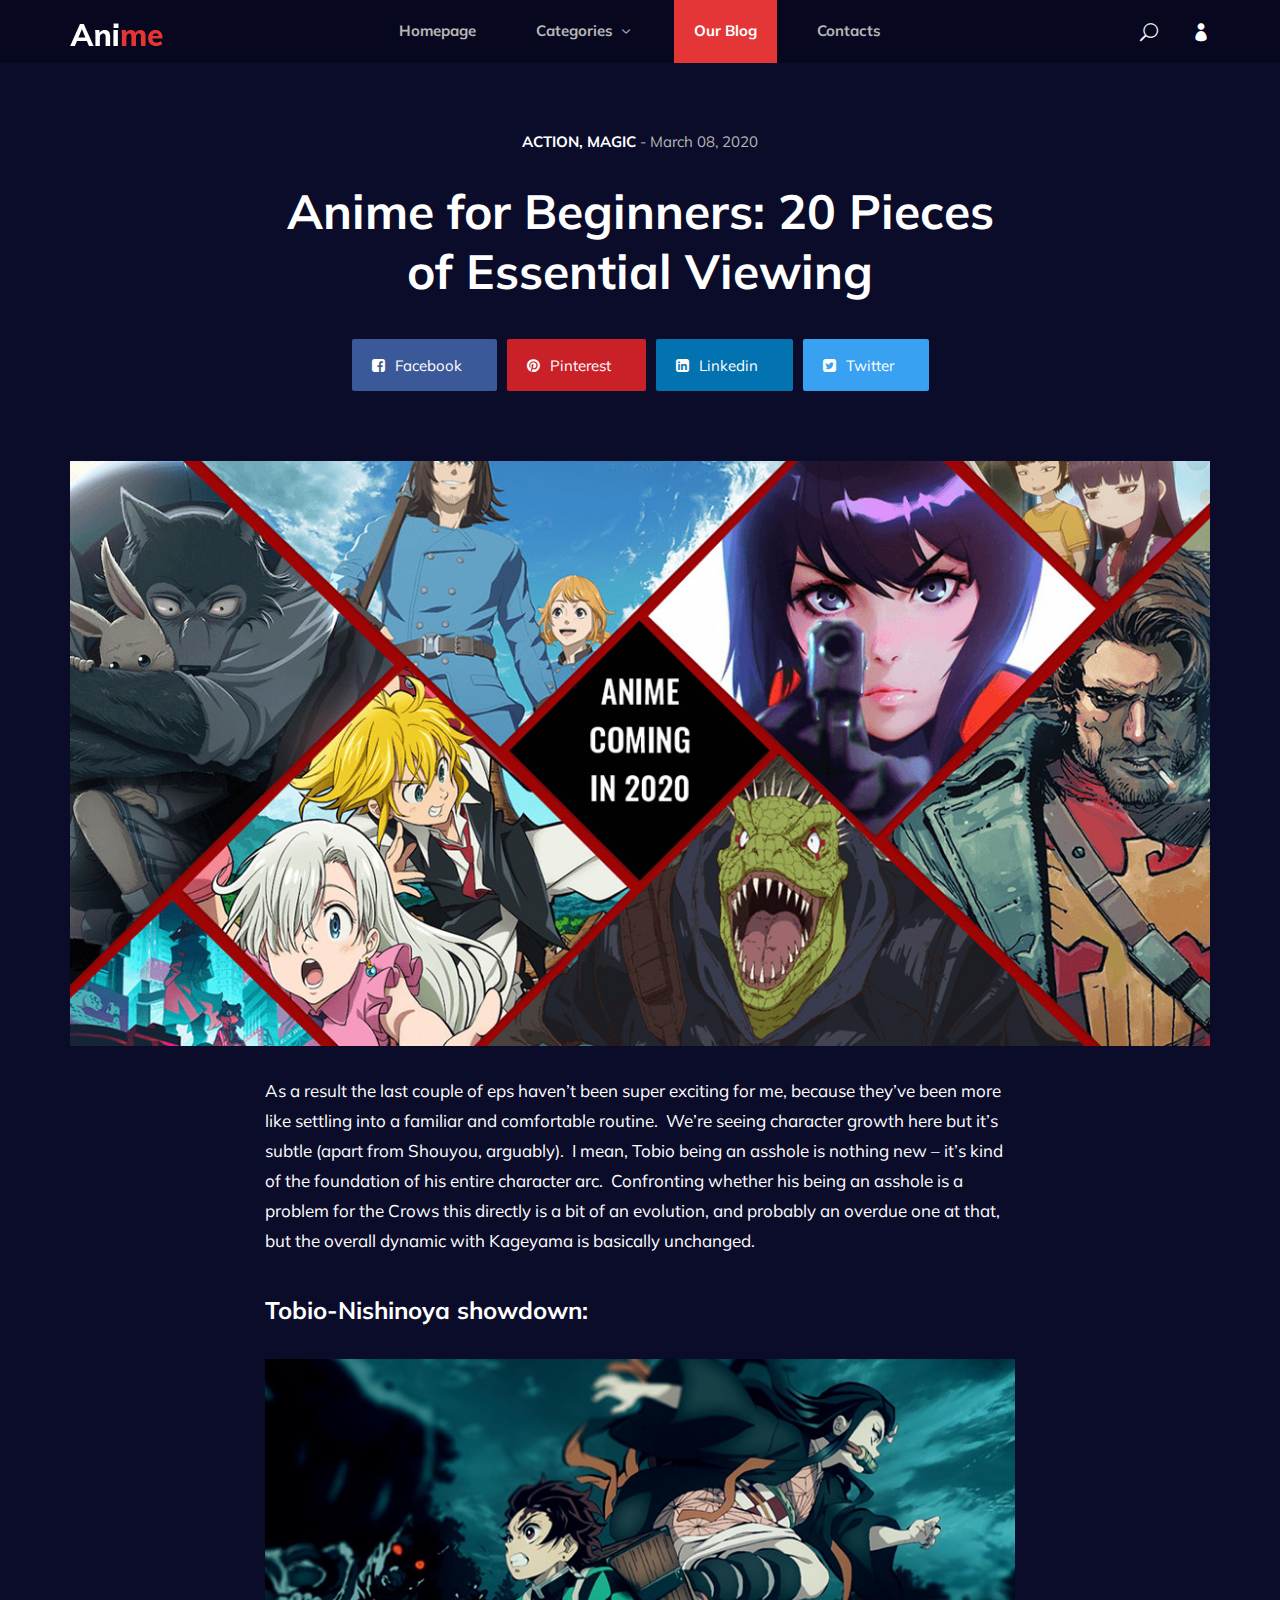
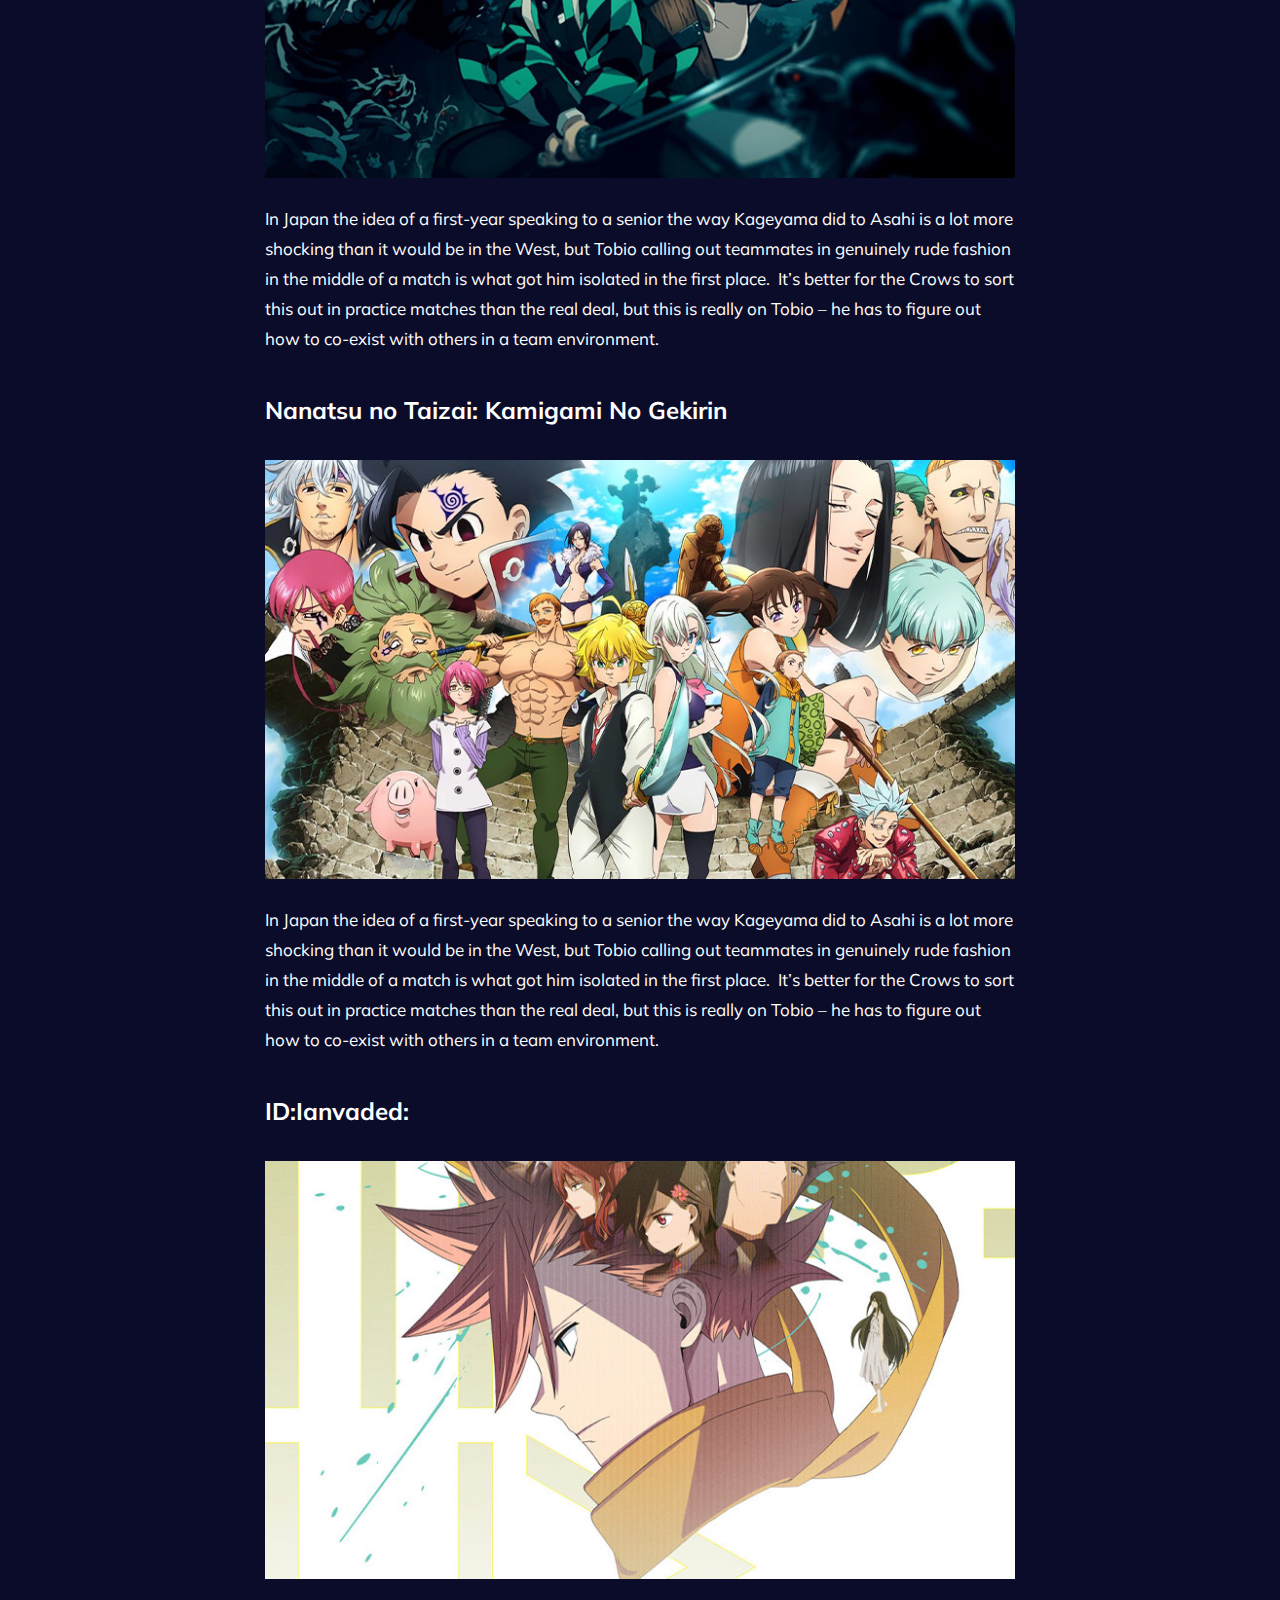
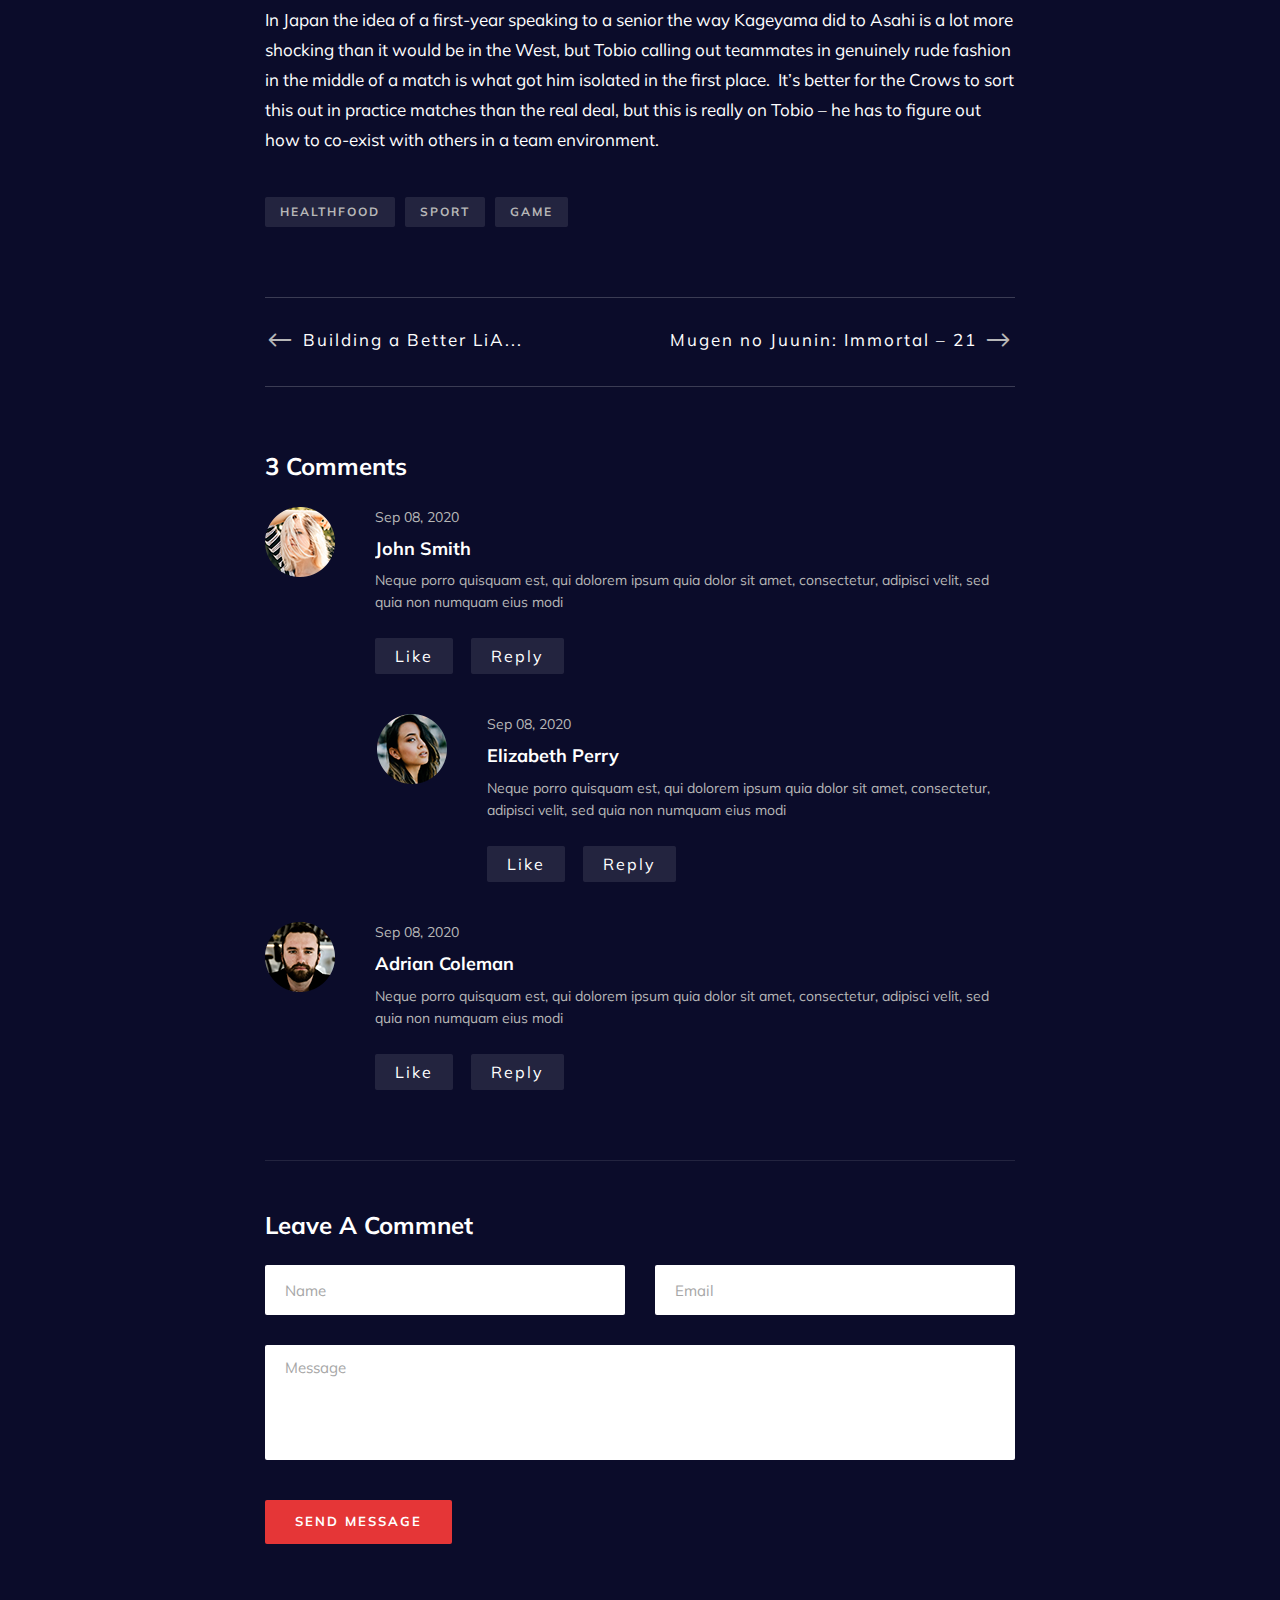
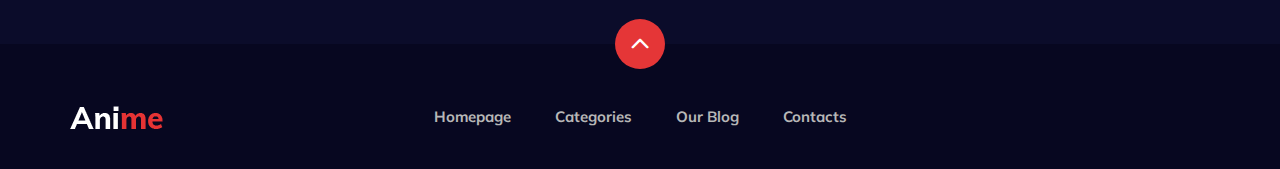
<file: blog-details.html>
<!DOCTYPE html>
<html lang="fr - FR">

<head>
    <meta charset="UTF-8">
    <meta name="description" content="Movies for free - public playlists">
    <meta name="keywords" content="Anime, unica, creative, html">
    <meta name="viewport" content="width=device-width, initial-scale=1.0">
    <meta http-equiv="X-UA-Compatible" content="ie=edge">
    <title>Playlist details</title>

    <!-- Google Font -->
    <link href="https://fonts.googleapis.com/css2?family=Oswald:wght@300;400;500;600;700&display=swap" rel="stylesheet">
    <link href="https://fonts.googleapis.com/css2?family=Mulish:wght@300;400;500;600;700;800;900&display=swap" rel="stylesheet">

    <!-- Css Styles -->
    <link rel="stylesheet" href="css/bootstrap.min.css" type="text/css">
    <link rel="stylesheet" href="css/font-awesome.min.css" type="text/css">
    <link rel="stylesheet" href="css/elegant-icons.css" type="text/css">
    <link rel="stylesheet" href="css/plyr.css" type="text/css">
    <link rel="stylesheet" href="css/nice-select.css" type="text/css">
    <link rel="stylesheet" href="css/owl.carousel.min.css" type="text/css">
    <link rel="stylesheet" href="css/slicknav.min.css" type="text/css">
    <link rel="stylesheet" href="css/style.css" type="text/css">
</head>

<body>

    <!-- Header Section Begin -->
    <header class="header">
        <div class="container">
            <div class="row">
                <div class="col-lg-2">
                    <div class="header__logo">
                        <a href="./index.html">
                            <img src="img/logo.png" alt="">
                        </a>
                    </div>
                </div>
                <div class="col-lg-8">
                    <div class="header__nav">
                        <nav class="header__menu mobile-menu">
                            <ul>
                                <li><a href="./index.html">Homepage</a></li>
                                <li><a href="./categories.html">Categories <span class="arrow_carrot-down"></span></a>
                                    <ul class="dropdown">
                                        <li><a href="./categories.html">Categories</a></li>
                                        <li><a href="./anime-details.html">Anime Details</a></li>
                                        <li><a href="./anime-watching.html">Anime Watching</a></li>
                                        <li><a href="./blog-details.html">Blog Details</a></li>
                                        <li><a href="./signup.html">Sign Up</a></li>
                                        <li><a href="./login.html">Login</a></li>
                                    </ul>
                                </li>
                                <li class="active"><a href="./blog.html">Our Blog</a></li>
                                <li><a href="/contact.html">Contacts</a></li>
                            </ul>
                        </nav>
                    </div>
                </div>
                <div class="col-lg-2">
                    <div class="header__right">
                        <a href="#" class="search-switch"><span class="icon_search"></span></a>
                        <a href="./login.html"><span class="icon_profile"></span></a>
                    </div>
                </div>
            </div>
            <div id="mobile-menu-wrap"></div>
        </div>
    </header>
    <!-- Header End -->

    <!-- Blog Details Section Begin -->
    <section class="blog-details spad">
        <div class="container">
            <div class="row d-flex justify-content-center">
                <div class="col-lg-8">
                    <div class="blog__details__title">
                        <h6>Action, Magic <span>- March 08, 2020</span></h6>
                        <h2>Anime for Beginners: 20 Pieces of Essential Viewing</h2>
                        <div class="blog__details__social">
                            <a href="#" class="facebook"><i class="fa fa-facebook-square"></i> Facebook</a>
                            <a href="#" class="pinterest"><i class="fa fa-pinterest"></i> Pinterest</a>
                            <a href="#" class="linkedin"><i class="fa fa-linkedin-square"></i> Linkedin</a>
                            <a href="#" class="twitter"><i class="fa fa-twitter-square"></i> Twitter</a>
                        </div>
                    </div>
                </div>
                <div class="col-lg-12">
                    <div class="blog__details__pic">
                        <img src="img/blog/details/blog-details-pic.jpg" alt="">
                    </div>
                </div>
                <div class="col-lg-8">
                    <div class="blog__details__content">
                        <div class="blog__details__text">
                            <p>As a result the last couple of eps haven’t been super exciting for me, because they’ve been more like settling into a familiar and comfortable routine.  We’re seeing character growth here but it’s subtle (apart from Shouyou,
                                arguably).  I mean, Tobio being an asshole is nothing new – it’s kind of the foundation of his entire character arc.  Confronting whether his being an asshole is a problem for the Crows this directly is a bit of an evolution,
                                and probably an overdue one at that, but the overall dynamic with Kageyama is basically unchanged.</p>
                        </div>
                        <div class="blog__details__item__text">
                            <h4>Tobio-Nishinoya showdown:</h4>
                            <img src="img/blog/details/bd-item-1.jpg" alt="">
                            <p>In Japan the idea of a first-year speaking to a senior the way Kageyama did to Asahi is a lot more shocking than it would be in the West, but Tobio calling out teammates in genuinely rude fashion in the middle of a match is
                                what got him isolated in the first place.  It’s better for the Crows to sort this out in practice matches than the real deal, but this is really on Tobio – he has to figure out how to co-exist with others in a team environment.</p>
                        </div>
                        <div class="blog__details__item__text">
                            <h4>Nanatsu no Taizai: Kamigami No Gekirin</h4>
                            <img src="img/blog/details/bd-item-2.jpg" alt="">
                            <p>In Japan the idea of a first-year speaking to a senior the way Kageyama did to Asahi is a lot more shocking than it would be in the West, but Tobio calling out teammates in genuinely rude fashion in the middle of a match is
                                what got him isolated in the first place.  It’s better for the Crows to sort this out in practice matches than the real deal, but this is really on Tobio – he has to figure out how to co-exist with others in a team environment.</p>
                        </div>
                        <div class="blog__details__item__text">
                            <h4>ID:Ianvaded:</h4>
                            <img src="img/blog/details/bd-item-3.jpg" alt="">
                            <p>In Japan the idea of a first-year speaking to a senior the way Kageyama did to Asahi is a lot more shocking than it would be in the West, but Tobio calling out teammates in genuinely rude fashion in the middle of a match is
                                what got him isolated in the first place.  It’s better for the Crows to sort this out in practice matches than the real deal, but this is really on Tobio – he has to figure out how to co-exist with others in a team environment.</p>
                        </div>
                        <div class="blog__details__tags">
                            <a href="#">Healthfood</a>
                            <a href="#">Sport</a>
                            <a href="#">Game</a>
                        </div>
                        <div class="blog__details__btns">
                            <div class="row">
                                <div class="col-lg-6">
                                    <div class="blog__details__btns__item">
                                        <h5><a href="#"><span class="arrow_left"></span> Building a Better LiA...</a>
                                        </h5>
                                    </div>
                                </div>
                                <div class="col-lg-6">
                                    <div class="blog__details__btns__item next__btn">
                                        <h5><a href="#">Mugen no Juunin: Immortal – 21 <span
                                            class="arrow_right"></span></a></h5>
                                    </div>
                                </div>
                            </div>
                        </div>
                        <div class="blog__details__comment">
                            <h4>3 Comments</h4>
                            <div class="blog__details__comment__item">
                                <div class="blog__details__comment__item__pic">
                                    <img src="img/blog/details/comment-1.png" alt="">
                                </div>
                                <div class="blog__details__comment__item__text">
                                    <span>Sep 08, 2020</span>
                                    <h5>John Smith</h5>
                                    <p>Neque porro quisquam est, qui dolorem ipsum quia dolor sit amet, consectetur, adipisci velit, sed quia non numquam eius modi</p>
                                    <a href="#">Like</a>
                                    <a href="#">Reply</a>
                                </div>
                            </div>
                            <div class="blog__details__comment__item blog__details__comment__item--reply">
                                <div class="blog__details__comment__item__pic">
                                    <img src="img/blog/details/comment-2.png" alt="">
                                </div>
                                <div class="blog__details__comment__item__text">
                                    <span>Sep 08, 2020</span>
                                    <h5>Elizabeth Perry</h5>
                                    <p>Neque porro quisquam est, qui dolorem ipsum quia dolor sit amet, consectetur, adipisci velit, sed quia non numquam eius modi</p>
                                    <a href="#">Like</a>
                                    <a href="#">Reply</a>
                                </div>
                            </div>
                            <div class="blog__details__comment__item">
                                <div class="blog__details__comment__item__pic">
                                    <img src="img/blog/details/comment-3.png" alt="">
                                </div>
                                <div class="blog__details__comment__item__text">
                                    <span>Sep 08, 2020</span>
                                    <h5>Adrian Coleman</h5>
                                    <p>Neque porro quisquam est, qui dolorem ipsum quia dolor sit amet, consectetur, adipisci velit, sed quia non numquam eius modi</p>
                                    <a href="#">Like</a>
                                    <a href="#">Reply</a>
                                </div>
                            </div>
                        </div>
                        <div class="blog__details__form">
                            <h4>Leave A Commnet</h4>
                            <form action="#">
                                <div class="row">
                                    <div class="col-lg-6 col-md-6 col-sm-6">
                                        <input type="text" placeholder="Name">
                                    </div>
                                    <div class="col-lg-6 col-md-6 col-sm-6">
                                        <input type="text" placeholder="Email">
                                    </div>
                                    <div class="col-lg-12">
                                        <textarea placeholder="Message"></textarea>
                                        <button type="submit" class="site-btn">Send Message</button>
                                    </div>
                                </div>
                            </form>
                        </div>
                    </div>
                </div>
            </div>
        </div>
    </section>
    <!-- Blog Details Section End -->

    <!-- Footer Section Begin -->
    <footer class="footer">
        <div class="page-up">
            <a href="#" id="scrollToTopButton"><span class="arrow_carrot-up"></span></a>
        </div>
        <div class="container">
            <div class="row">
                <div class="col-lg-3">
                    <div class="footer__logo">
                        <a href="./index.html"><img src="img/logo.png" alt=""></a>
                    </div>
                </div>
                <div class="col-lg-6">
                    <div class="footer__nav">
                        <ul>
                            <li class="active"><a href="./index.html">Homepage</a></li>
                            <li><a href="./categories.html">Categories</a></li>
                            <li><a href="./blog.html">Our Blog</a></li>
                            <li><a href="./contact.html">Contacts</a></li>
                        </ul>
                    </div>
                </div>
            </div>
        </div>
    </footer>
    <!-- Footer Section End -->

    <!-- Search model Begin -->
    <div class="search-model">
        <div class="h-100 d-flex align-items-center justify-content-center">
            <div class="search-close-switch"><i class="icon_close"></i></div>
            <form class="search-model-form">
                <input type="text" id="search-input" placeholder="Search here.....">
            </form>
        </div>
    </div>
    <!-- Search model end -->

    <!-- Js Plugins -->
    <script src="js/jquery-3.3.1.min.js"></script>
    <script src="js/bootstrap.min.js"></script>
    <script src="js/player.js"></script>
    <script src="js/jquery.nice-select.min.js"></script>
    <script src="js/mixitup.min.js"></script>
    <script src="js/jquery.slicknav.js"></script>
    <script src="js/owl.carousel.min.js"></script>
    <script src="js/main.js"></script>

</body>

</html>
</file>
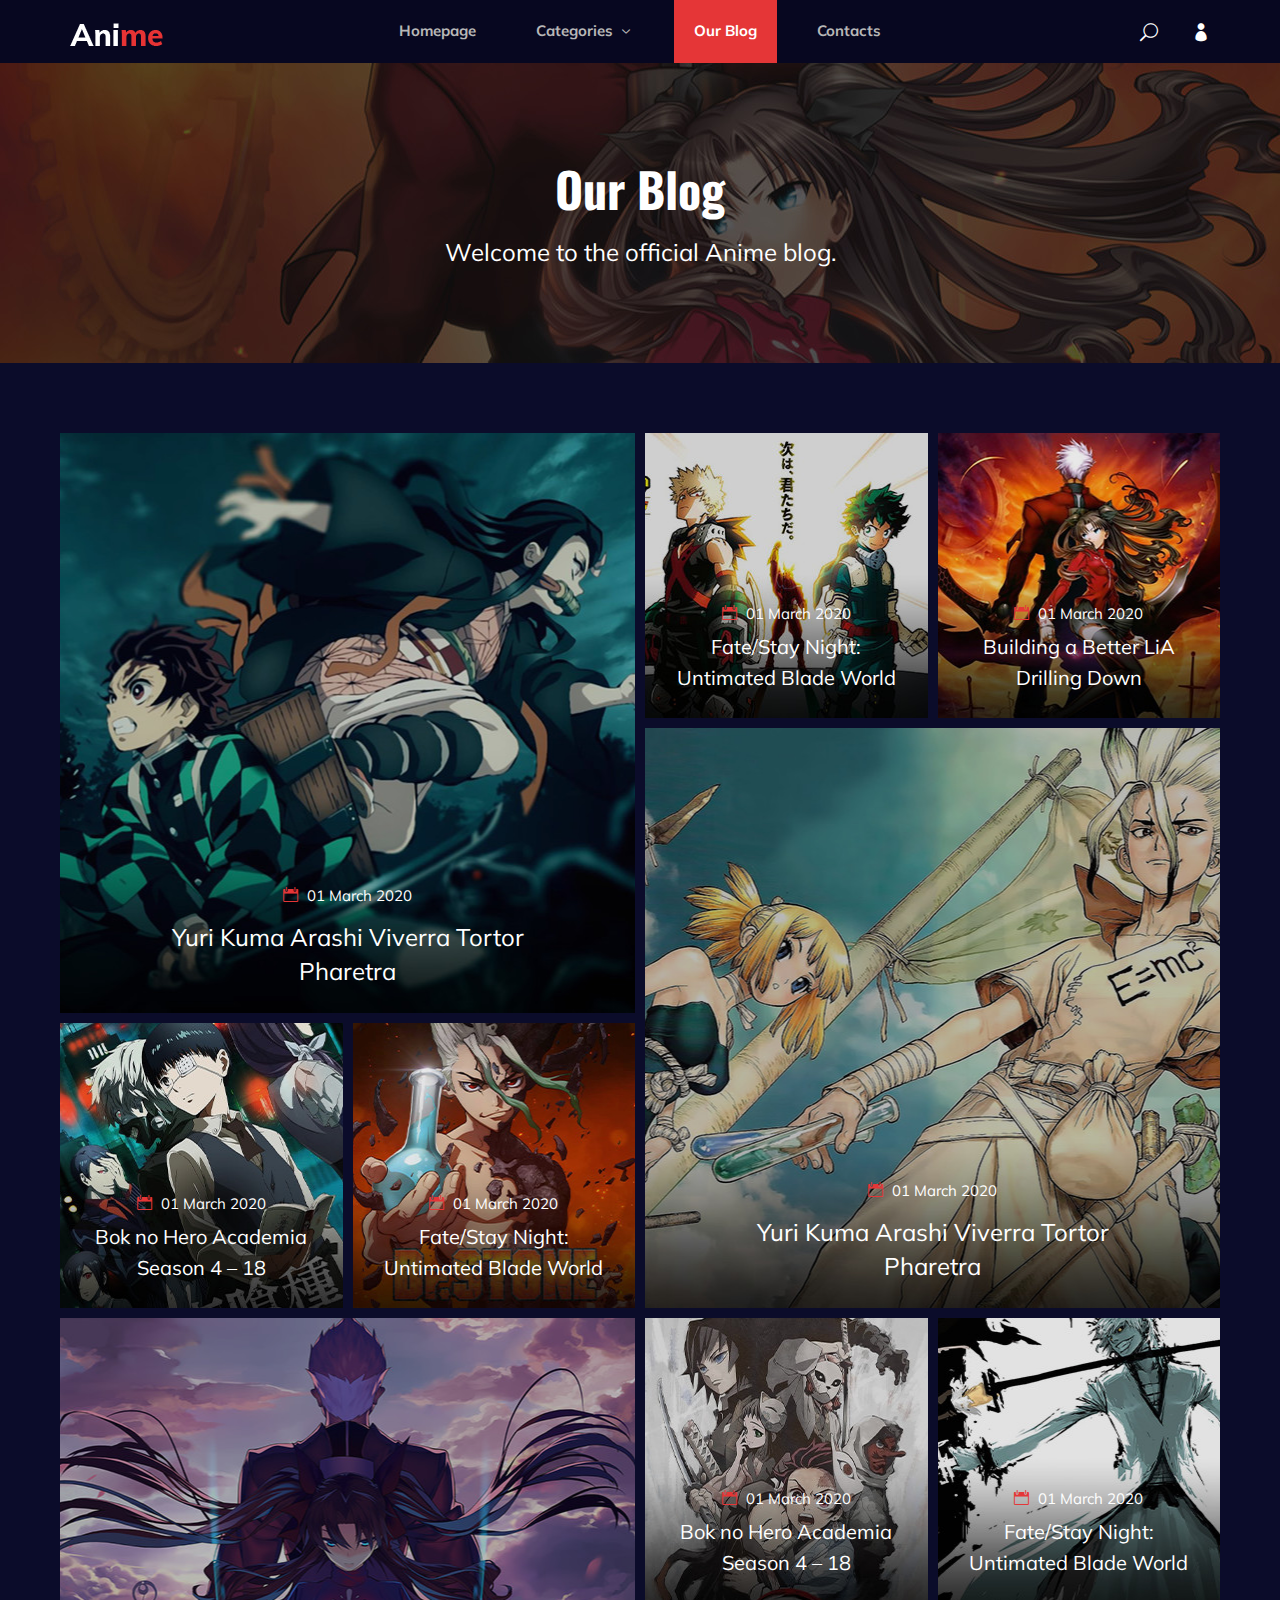
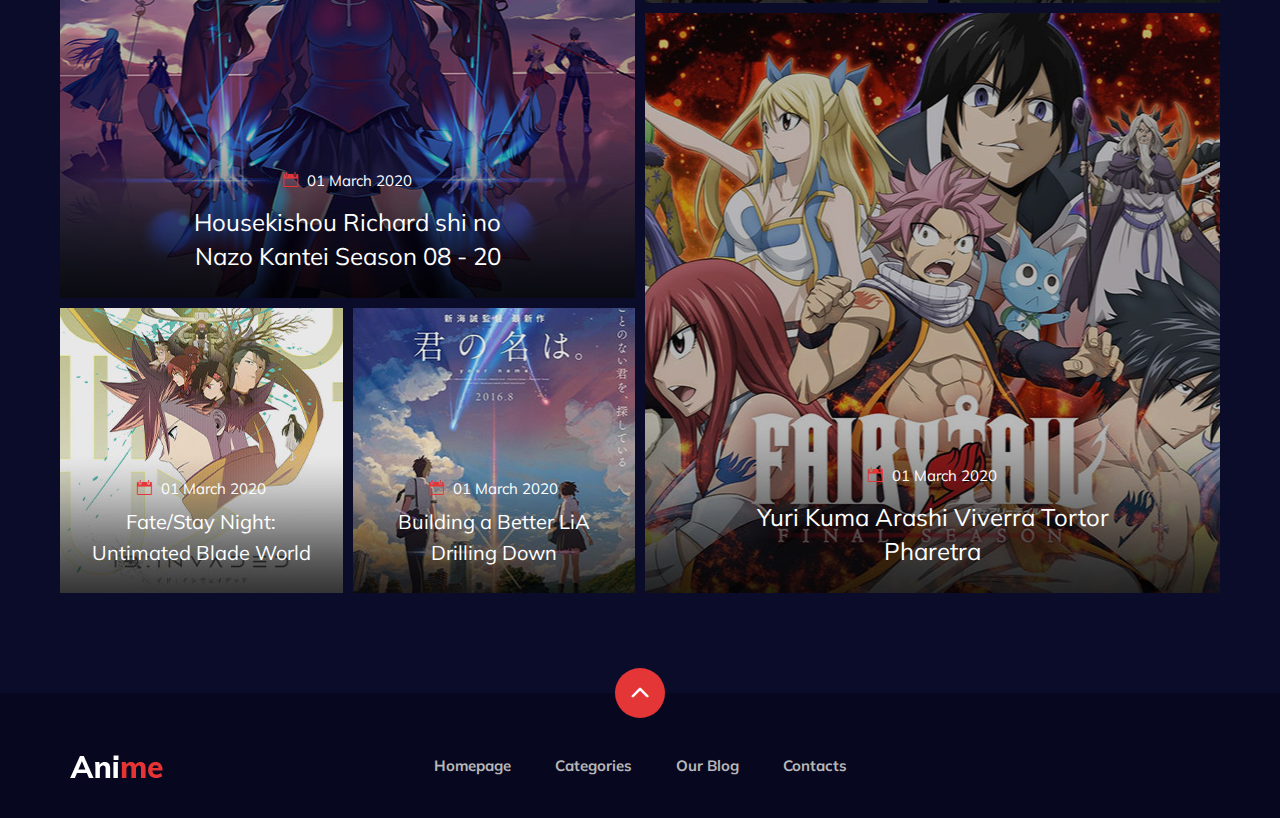
<file: blog.html>
<!DOCTYPE html>
<html lang="fr - FR">

<head>
    <meta charset="UTF-8">
    <meta name="description" content="Movies for free - public playlists">
    <meta name="keywords" content="Anime, unica, creative, html">
    <meta name="viewport" content="width=device-width, initial-scale=1.0">
    <meta http-equiv="X-UA-Compatible" content="ie=edge">
    <title>Playlists</title>

    <!-- Google Font -->
    <link href="https://fonts.googleapis.com/css2?family=Oswald:wght@300;400;500;600;700&display=swap" rel="stylesheet">
    <link href="https://fonts.googleapis.com/css2?family=Mulish:wght@300;400;500;600;700;800;900&display=swap" rel="stylesheet">

    <!-- Css Styles -->
    <link rel="stylesheet" href="css/bootstrap.min.css" type="text/css">
    <link rel="stylesheet" href="css/font-awesome.min.css" type="text/css">
    <link rel="stylesheet" href="css/elegant-icons.css" type="text/css">
    <link rel="stylesheet" href="css/plyr.css" type="text/css">
    <link rel="stylesheet" href="css/nice-select.css" type="text/css">
    <link rel="stylesheet" href="css/owl.carousel.min.css" type="text/css">
    <link rel="stylesheet" href="css/slicknav.min.css" type="text/css">
    <link rel="stylesheet" href="css/style.css" type="text/css">
</head>

<body>
    <!-- Header Section Begin -->
    <header class="header">
        <div class="container">
            <div class="row">
                <div class="col-lg-2">
                    <div class="header__logo">
                        <a href="./index.html">
                            <img src="img/logo.png" alt="">
                        </a>
                    </div>
                </div>
                <div class="col-lg-8">
                    <div class="header__nav">
                        <nav class="header__menu mobile-menu">
                            <ul>
                                <li><a href="./index.html">Homepage</a></li>
                                <li><a href="./categories.html">Categories <span class="arrow_carrot-down"></span></a>
                                    <ul class="dropdown">
                                        <li><a href="./categories.html">Categories</a></li>
                                        <li><a href="./anime-details.html">Anime Details</a></li>
                                        <li><a href="./anime-watching.html">Anime Watching</a></li>
                                        <li><a href="./blog-details.html">Blog Details</a></li>
                                        <li><a href="./signup.html">Sign Up</a></li>
                                        <li><a href="./login.html">Login</a></li>
                                    </ul>
                                </li>
                                <li class="active"><a href="./blog.html">Our Blog</a></li>
                                <li><a href="/contact.html">Contacts</a></li>
                            </ul>
                        </nav>
                    </div>
                </div>
                <div class="col-lg-2">
                    <div class="header__right">
                        <a href="#" class="search-switch"><span class="icon_search"></span></a>
                        <a href="./login.html"><span class="icon_profile"></span></a>
                    </div>
                </div>
            </div>
            <div id="mobile-menu-wrap"></div>
        </div>
    </header>
    <!-- Header End -->

    <!-- Normal Breadcrumb Begin -->
    <section class="normal-breadcrumb set-bg" data-setbg="img/normal-breadcrumb.jpg">
        <div class="container">
            <div class="row">
                <div class="col-lg-12 text-center">
                    <div class="normal__breadcrumb__text">
                        <h2>Our Blog</h2>
                        <p>Welcome to the official Anime blog.</p>
                    </div>
                </div>
            </div>
        </div>
    </section>
    <!-- Normal Breadcrumb End -->

    <!-- Blog Section Begin -->
    <section class="blog spad">
        <div class="container">
            <div class="row">
                <div class="col-lg-6">
                    <div class="row">
                        <div class="col-lg-12">
                            <div class="blog__item set-bg" data-setbg="img/blog/blog-1.jpg">
                                <div class="blog__item__text">
                                    <p><span class="icon_calendar"></span> 01 March 2020</p>
                                    <h4><a href="#">Yuri Kuma Arashi Viverra Tortor Pharetra</a></h4>
                                </div>
                            </div>
                        </div>
                        <div class="col-lg-6 col-md-6 col-sm-6">
                            <div class="blog__item small__item set-bg" data-setbg="img/blog/blog-4.jpg">
                                <div class="blog__item__text">
                                    <p><span class="icon_calendar"></span> 01 March 2020</p>
                                    <h4><a href="#">Bok no Hero Academia Season 4 – 18</a></h4>
                                </div>
                            </div>
                        </div>
                        <div class="col-lg-6 col-md-6 col-sm-6">
                            <div class="blog__item small__item set-bg" data-setbg="img/blog/blog-5.jpg">
                                <div class="blog__item__text">
                                    <p><span class="icon_calendar"></span> 01 March 2020</p>
                                    <h4><a href="#">Fate/Stay Night: Untimated Blade World</a></h4>
                                </div>
                            </div>
                        </div>
                        <div class="col-lg-12">
                            <div class="blog__item set-bg" data-setbg="img/blog/blog-7.jpg">
                                <div class="blog__item__text">
                                    <p><span class="icon_calendar"></span> 01 March 2020</p>
                                    <h4><a href="#">Housekishou Richard shi no Nazo Kantei Season 08 - 20</a></h4>
                                </div>
                            </div>
                        </div>
                        <div class="col-lg-6 col-md-6 col-sm-6">
                            <div class="blog__item small__item set-bg" data-setbg="img/blog/blog-10.jpg">
                                <div class="blog__item__text">
                                    <p><span class="icon_calendar"></span> 01 March 2020</p>
                                    <h4><a href="#">Fate/Stay Night: Untimated Blade World</a></h4>
                                </div>
                            </div>
                        </div>
                        <div class="col-lg-6 col-md-6 col-sm-6">
                            <div class="blog__item small__item set-bg" data-setbg="img/blog/blog-11.jpg">
                                <div class="blog__item__text">
                                    <p><span class="icon_calendar"></span> 01 March 2020</p>
                                    <h4><a href="#">Building a Better LiA Drilling Down</a></h4>
                                </div>
                            </div>
                        </div>
                    </div>
                </div>
                <div class="col-lg-6">
                    <div class="row">
                        <div class="col-lg-6 col-md-6 col-sm-6">
                            <div class="blog__item small__item set-bg" data-setbg="img/blog/blog-2.jpg">
                                <div class="blog__item__text">
                                    <p><span class="icon_calendar"></span> 01 March 2020</p>
                                    <h4><a href="#">Fate/Stay Night: Untimated Blade World</a></h4>
                                </div>
                            </div>
                        </div>
                        <div class="col-lg-6 col-md-6 col-sm-6">
                            <div class="blog__item small__item set-bg" data-setbg="img/blog/blog-3.jpg">
                                <div class="blog__item__text">
                                    <p><span class="icon_calendar"></span> 01 March 2020</p>
                                    <h4><a href="#">Building a Better LiA Drilling Down</a></h4>
                                </div>
                            </div>
                        </div>
                        <div class="col-lg-12">
                            <div class="blog__item set-bg" data-setbg="img/blog/blog-6.jpg">
                                <div class="blog__item__text">
                                    <p><span class="icon_calendar"></span> 01 March 2020</p>
                                    <h4><a href="#">Yuri Kuma Arashi Viverra Tortor Pharetra</a></h4>
                                </div>
                            </div>
                        </div>
                        <div class="col-lg-6 col-md-6 col-sm-6">
                            <div class="blog__item small__item set-bg" data-setbg="img/blog/blog-8.jpg">
                                <div class="blog__item__text">
                                    <p><span class="icon_calendar"></span> 01 March 2020</p>
                                    <h4><a href="#">Bok no Hero Academia Season 4 – 18</a></h4>
                                </div>
                            </div>
                        </div>
                        <div class="col-lg-6 col-md-6 col-sm-6">
                            <div class="blog__item small__item set-bg" data-setbg="img/blog/blog-9.jpg">
                                <div class="blog__item__text">
                                    <p><span class="icon_calendar"></span> 01 March 2020</p>
                                    <h4><a href="#">Fate/Stay Night: Untimated Blade World</a></h4>
                                </div>
                            </div>
                        </div>
                        <div class="col-lg-12">
                            <div class="blog__item set-bg" data-setbg="img/blog/blog-12.jpg">
                                <div class="blog__item__text">
                                    <p><span class="icon_calendar"></span> 01 March 2020</p>
                                    <h4><a href="#">Yuri Kuma Arashi Viverra Tortor Pharetra</a></h4>
                                </div>
                            </div>
                        </div>
                    </div>
                </div>
            </div>
        </div>
    </section>
    <!-- Blog Section End -->

    <!-- Footer Section Begin -->
    <footer class="footer">
        <div class="page-up">
            <a href="#" id="scrollToTopButton"><span class="arrow_carrot-up"></span></a>
        </div>
        <div class="container">
            <div class="row">
                <div class="col-lg-3">
                    <div class="footer__logo">
                        <a href="./index.html"><img src="img/logo.png" alt=""></a>
                    </div>
                </div>
                <div class="col-lg-6">
                    <div class="footer__nav">
                        <ul>
                            <li class="active"><a href="./index.html">Homepage</a></li>
                            <li><a href="./categories.html">Categories</a></li>
                            <li><a href="./blog.html">Our Blog</a></li>
                            <li><a href="./contact.html">Contacts</a></li>
                        </ul>
                    </div>
                </div>
            </div>
        </div>
    </footer>
    <!-- Footer Section End -->

    <!-- Search model Begin -->
    <div class="search-model">
        <div class="h-100 d-flex align-items-center justify-content-center">
            <div class="search-close-switch"><i class="icon_close"></i></div>
            <form class="search-model-form">
                <input type="text" id="search-input" placeholder="Search here.....">
            </form>
        </div>
    </div>
    <!-- Search model end -->

    <!-- Js Plugins -->
    <script src="js/jquery-3.3.1.min.js"></script>
    <script src="js/bootstrap.min.js"></script>
    <script src="js/player.js"></script>
    <script src="js/jquery.nice-select.min.js"></script>
    <script src="js/mixitup.min.js"></script>
    <script src="js/jquery.slicknav.js"></script>
    <script src="js/owl.carousel.min.js"></script>
    <script src="js/main.js"></script>

</body>

</html>
</file>
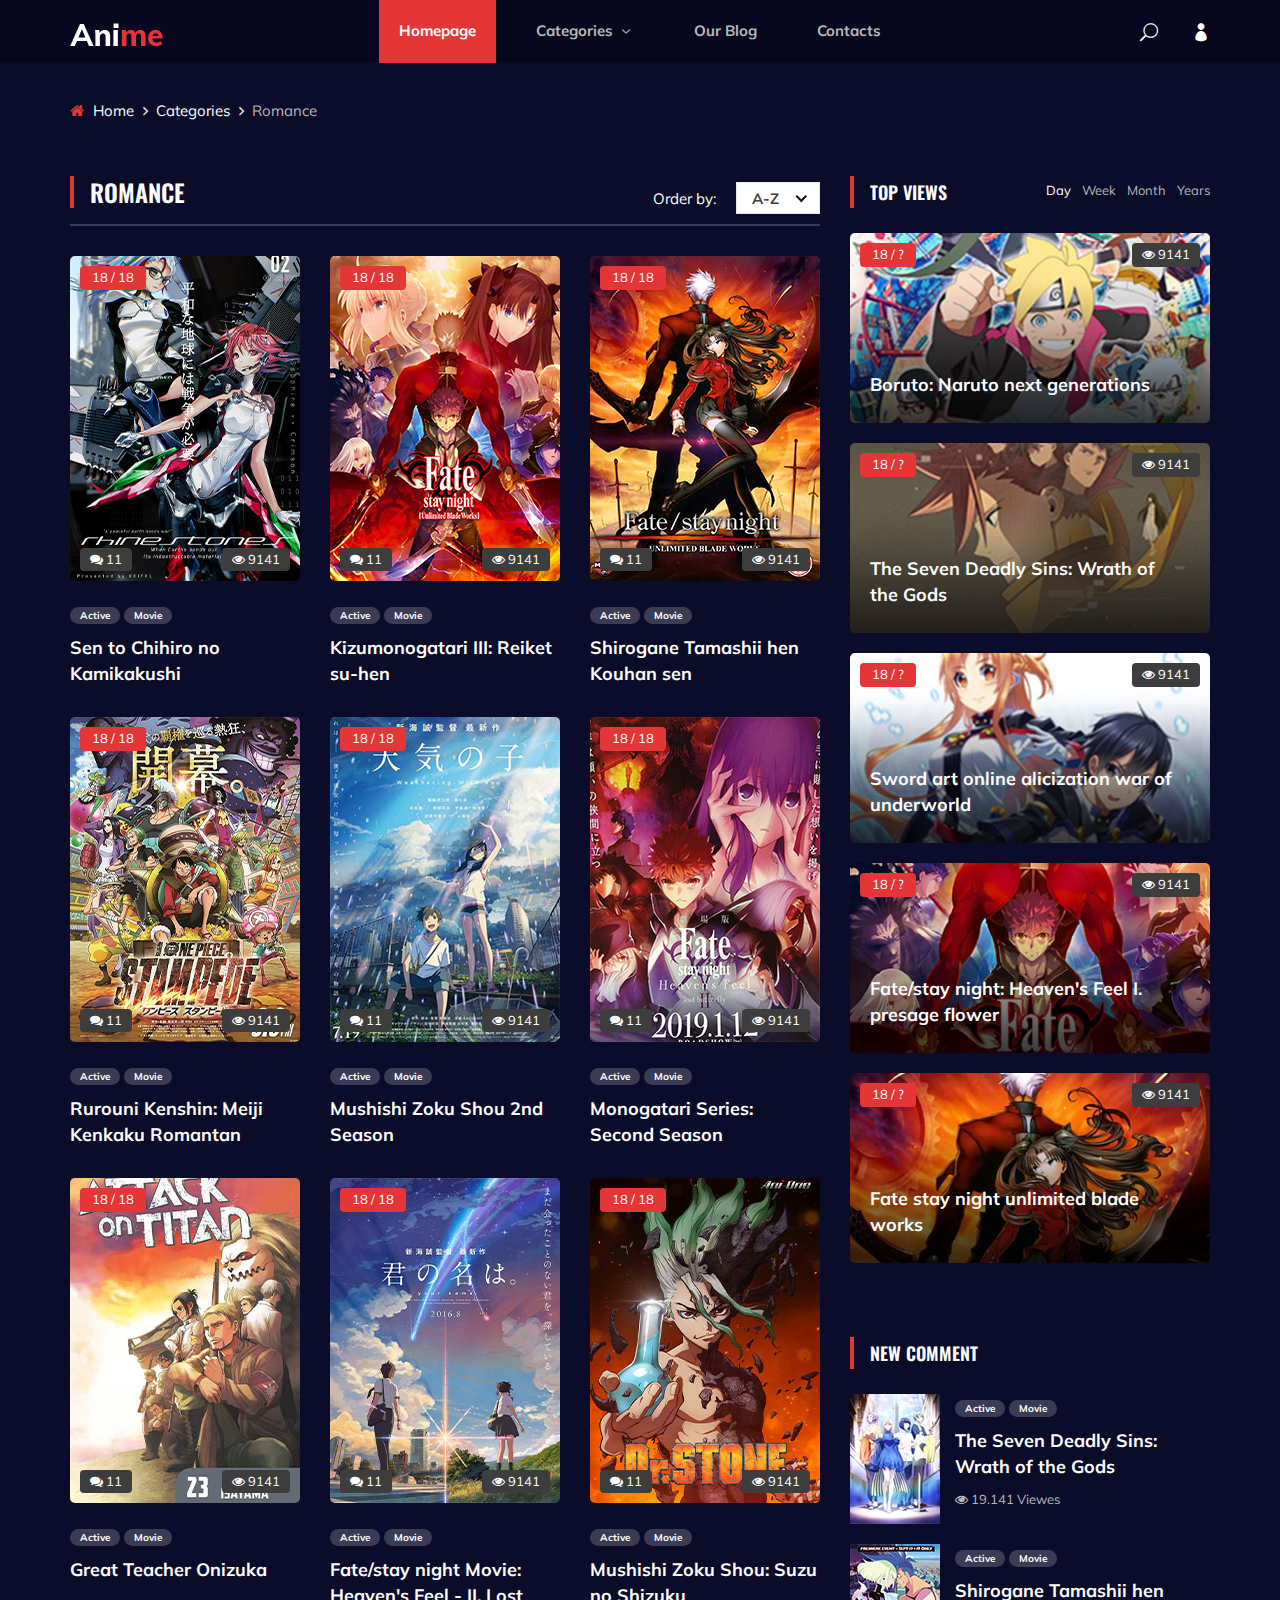
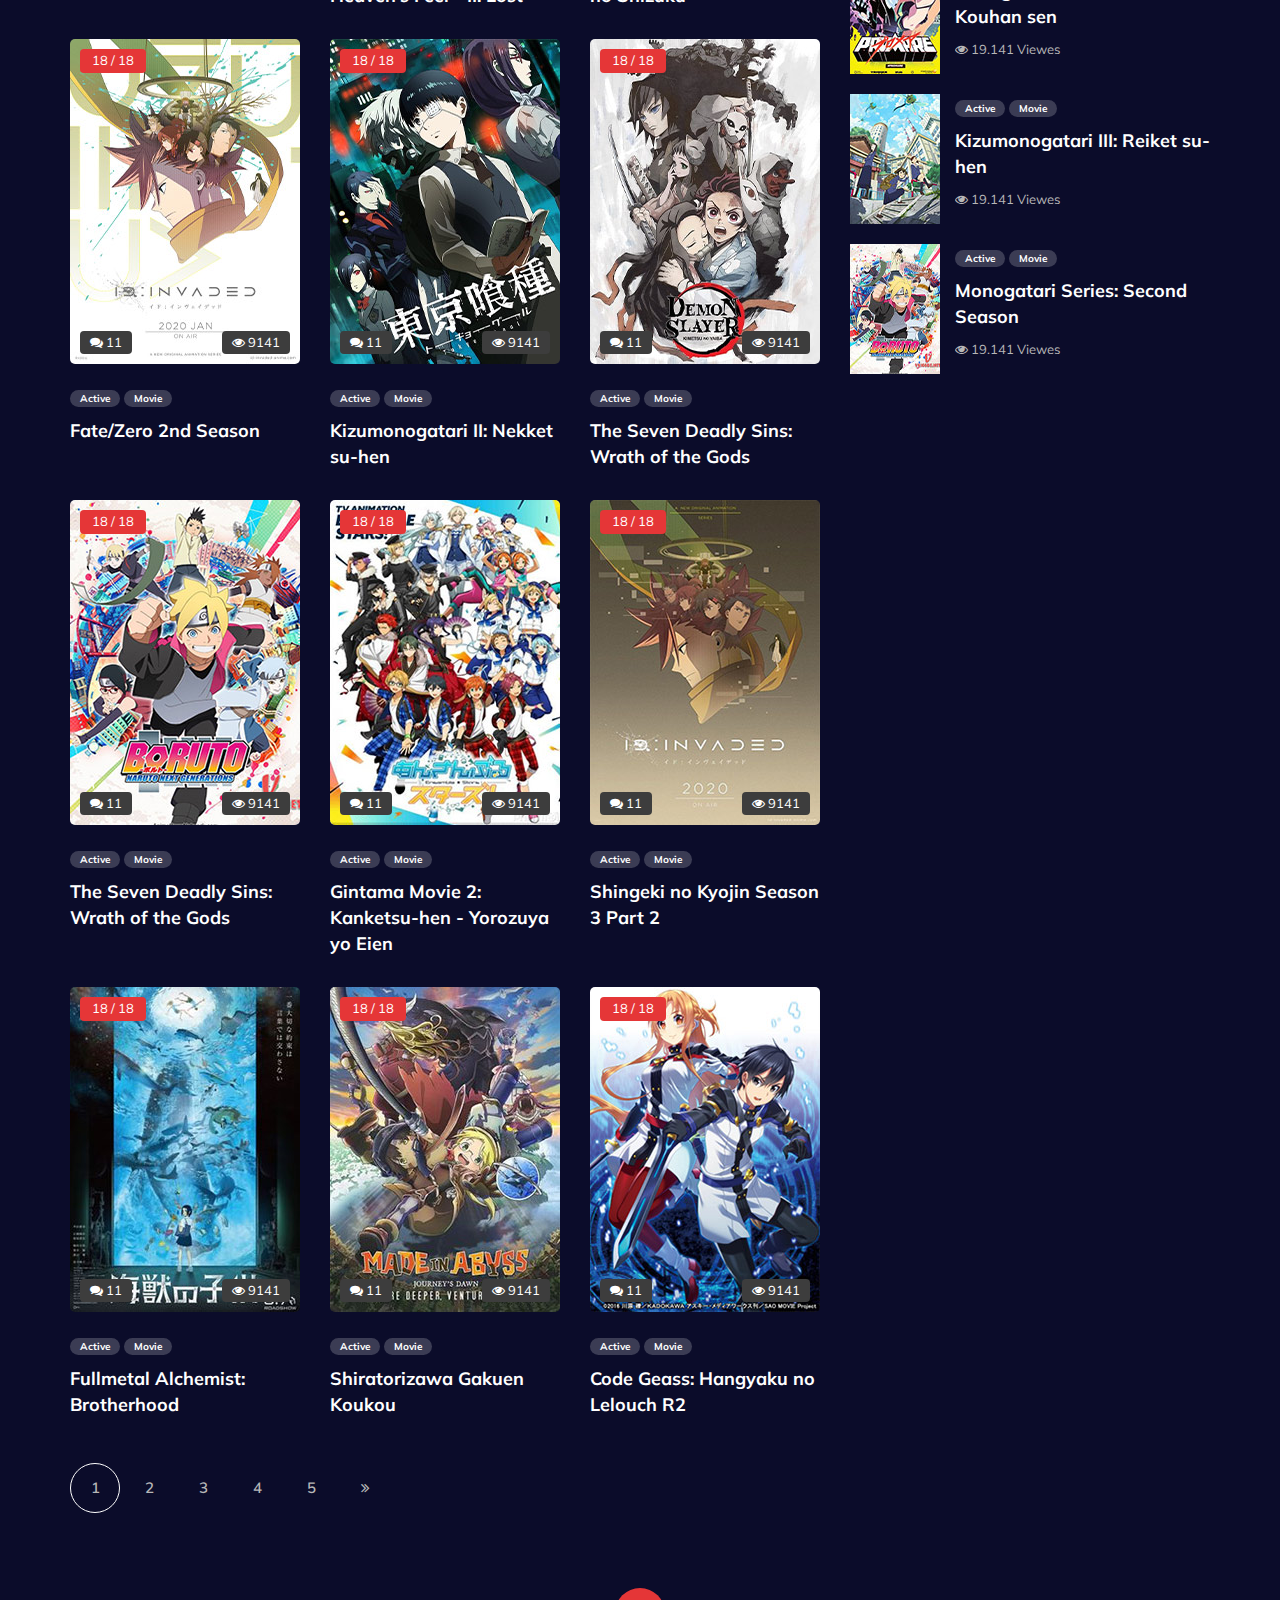
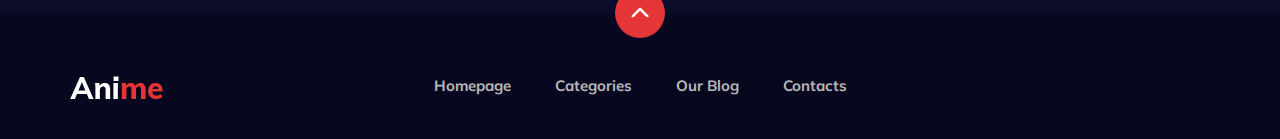
<file: categories.html>
<!DOCTYPE html>
<html lang="fr - FR">

<head>
    <meta charset="UTF-8">
    <meta name="description" content="Movies for free - public playlists">
    <meta name="keywords" content="Anime, unica, creative, html">
    <meta name="viewport" content="width=device-width, initial-scale=1.0">
    <meta http-equiv="X-UA-Compatible" content="ie=edge">
    <title>Categories</title>

    <!-- Google Font -->
    <link href="https://fonts.googleapis.com/css2?family=Oswald:wght@300;400;500;600;700&display=swap" rel="stylesheet">
    <link href="https://fonts.googleapis.com/css2?family=Mulish:wght@300;400;500;600;700;800;900&display=swap" rel="stylesheet">

    <!-- Css Styles -->
    <link rel="stylesheet" href="css/bootstrap.min.css" type="text/css">
    <link rel="stylesheet" href="css/font-awesome.min.css" type="text/css">
    <link rel="stylesheet" href="css/elegant-icons.css" type="text/css">
    <link rel="stylesheet" href="css/plyr.css" type="text/css">
    <link rel="stylesheet" href="css/nice-select.css" type="text/css">
    <link rel="stylesheet" href="css/owl.carousel.min.css" type="text/css">
    <link rel="stylesheet" href="css/slicknav.min.css" type="text/css">
    <link rel="stylesheet" href="css/style.css" type="text/css">
</head>

<body>

    <!-- Header Section Begin -->
    <header class="header">
        <div class="container">
            <div class="row">
                <div class="col-lg-2">
                    <div class="header__logo">
                        <a href="./index.html">
                            <img src="img/logo.png" alt="">
                        </a>
                    </div>
                </div>
                <div class="col-lg-8">
                    <div class="header__nav">
                        <nav class="header__menu mobile-menu">
                            <ul>
                                <li class="active"><a href="./index.html">Homepage</a></li>
                                <li><a href="./categories.html">Categories <span class="arrow_carrot-down"></span></a>
                                    <ul class="dropdown">
                                        <li><a href="./categories.html">Categories</a></li>
                                        <li><a href="./anime-details.html">Anime Details</a></li>
                                        <li><a href="./anime-watching.html">Anime Watching</a></li>
                                        <li><a href="./blog-details.html">Blog Details</a></li>
                                    </ul>
                                </li>
                                <li><a href="./blog.html">Our Blog</a></li>
                                <li><a href="./contact.html">Contacts</a></li>
                            </ul>
                        </nav>
                    </div>
                </div>
                <div class="col-lg-2">
                    <div class="header__right">
                        <a href="#" class="search-switch"><span class="icon_search"></span></a>
                        <a href="./login.html"><span class="icon_profile"></span></a>
                    </div>
                </div>
            </div>
            <div id="mobile-menu-wrap"></div>
        </div>
    </header>
    <!-- Header End -->

    <!-- Breadcrumb Begin -->
    <div class="breadcrumb-option">
        <div class="container">
            <div class="row">
                <div class="col-lg-12">
                    <div class="breadcrumb__links">
                        <a href="./index.html"><i class="fa fa-home"></i> Home</a>
                        <a href="./categories.html">Categories</a>
                        <span>Romance</span>
                    </div>
                </div>
            </div>
        </div>
    </div>
    <!-- Breadcrumb End -->

    <!-- Product Section Begin -->
    <section class="product-page spad">
        <div class="container">
            <div class="row">
                <div class="col-lg-8">
                    <div class="product__page__content">
                        <div class="product__page__title">
                            <div class="row">
                                <div class="col-lg-8 col-md-8 col-sm-6">
                                    <div class="section-title">
                                        <h4>Romance</h4>
                                    </div>
                                </div>
                                <div class="col-lg-4 col-md-4 col-sm-6">
                                    <div class="product__page__filter">
                                        <p>Order by:</p>
                                        <select>
                                            <option value="">A-Z</option>
                                            <option value="">1-10</option>
                                            <option value="">10-50</option>
                                        </select>
                                    </div>
                                </div>
                            </div>
                        </div>
                        <div class="row">
                            <div class="col-lg-4 col-md-6 col-sm-6">
                                <div class="product__item">
                                    <div class="product__item__pic set-bg" data-setbg="img/popular/popular-1.jpg">
                                        <div class="ep">18 / 18</div>
                                        <div class="comment"><i class="fa fa-comments"></i> 11</div>
                                        <div class="view"><i class="fa fa-eye"></i> 9141</div>
                                    </div>
                                    <div class="product__item__text">
                                        <ul>
                                            <li>Active</li>
                                            <li>Movie</li>
                                        </ul>
                                        <h5><a href="#">Sen to Chihiro no Kamikakushi</a></h5>
                                    </div>
                                </div>
                            </div>
                            <div class="col-lg-4 col-md-6 col-sm-6">
                                <div class="product__item">
                                    <div class="product__item__pic set-bg" data-setbg="img/popular/popular-2.jpg">
                                        <div class="ep">18 / 18</div>
                                        <div class="comment"><i class="fa fa-comments"></i> 11</div>
                                        <div class="view"><i class="fa fa-eye"></i> 9141</div>
                                    </div>
                                    <div class="product__item__text">
                                        <ul>
                                            <li>Active</li>
                                            <li>Movie</li>
                                        </ul>
                                        <h5><a href="#">Kizumonogatari III: Reiket su-hen</a></h5>
                                    </div>
                                </div>
                            </div>
                            <div class="col-lg-4 col-md-6 col-sm-6">
                                <div class="product__item">
                                    <div class="product__item__pic set-bg" data-setbg="img/popular/popular-3.jpg">
                                        <div class="ep">18 / 18</div>
                                        <div class="comment"><i class="fa fa-comments"></i> 11</div>
                                        <div class="view"><i class="fa fa-eye"></i> 9141</div>
                                    </div>
                                    <div class="product__item__text">
                                        <ul>
                                            <li>Active</li>
                                            <li>Movie</li>
                                        </ul>
                                        <h5><a href="#">Shirogane Tamashii hen Kouhan sen</a></h5>
                                    </div>
                                </div>
                            </div>
                            <div class="col-lg-4 col-md-6 col-sm-6">
                                <div class="product__item">
                                    <div class="product__item__pic set-bg" data-setbg="img/popular/popular-4.jpg">
                                        <div class="ep">18 / 18</div>
                                        <div class="comment"><i class="fa fa-comments"></i> 11</div>
                                        <div class="view"><i class="fa fa-eye"></i> 9141</div>
                                    </div>
                                    <div class="product__item__text">
                                        <ul>
                                            <li>Active</li>
                                            <li>Movie</li>
                                        </ul>
                                        <h5><a href="#">Rurouni Kenshin: Meiji Kenkaku Romantan</a></h5>
                                    </div>
                                </div>
                            </div>
                            <div class="col-lg-4 col-md-6 col-sm-6">
                                <div class="product__item">
                                    <div class="product__item__pic set-bg" data-setbg="img/popular/popular-5.jpg">
                                        <div class="ep">18 / 18</div>
                                        <div class="comment"><i class="fa fa-comments"></i> 11</div>
                                        <div class="view"><i class="fa fa-eye"></i> 9141</div>
                                    </div>
                                    <div class="product__item__text">
                                        <ul>
                                            <li>Active</li>
                                            <li>Movie</li>
                                        </ul>
                                        <h5><a href="#">Mushishi Zoku Shou 2nd Season</a></h5>
                                    </div>
                                </div>
                            </div>
                            <div class="col-lg-4 col-md-6 col-sm-6">
                                <div class="product__item">
                                    <div class="product__item__pic set-bg" data-setbg="img/popular/popular-6.jpg">
                                        <div class="ep">18 / 18</div>
                                        <div class="comment"><i class="fa fa-comments"></i> 11</div>
                                        <div class="view"><i class="fa fa-eye"></i> 9141</div>
                                    </div>
                                    <div class="product__item__text">
                                        <ul>
                                            <li>Active</li>
                                            <li>Movie</li>
                                        </ul>
                                        <h5><a href="#">Monogatari Series: Second Season</a></h5>
                                    </div>
                                </div>
                            </div>
                            <div class="col-lg-4 col-md-6 col-sm-6">
                                <div class="product__item">
                                    <div class="product__item__pic set-bg" data-setbg="img/recent/recent-1.jpg">
                                        <div class="ep">18 / 18</div>
                                        <div class="comment"><i class="fa fa-comments"></i> 11</div>
                                        <div class="view"><i class="fa fa-eye"></i> 9141</div>
                                    </div>
                                    <div class="product__item__text">
                                        <ul>
                                            <li>Active</li>
                                            <li>Movie</li>
                                        </ul>
                                        <h5><a href="#">Great Teacher Onizuka</a></h5>
                                    </div>
                                </div>
                            </div>
                            <div class="col-lg-4 col-md-6 col-sm-6">
                                <div class="product__item">
                                    <div class="product__item__pic set-bg" data-setbg="img/recent/recent-2.jpg">
                                        <div class="ep">18 / 18</div>
                                        <div class="comment"><i class="fa fa-comments"></i> 11</div>
                                        <div class="view"><i class="fa fa-eye"></i> 9141</div>
                                    </div>
                                    <div class="product__item__text">
                                        <ul>
                                            <li>Active</li>
                                            <li>Movie</li>
                                        </ul>
                                        <h5><a href="#">Fate/stay night Movie: Heaven's Feel - II. Lost</a></h5>
                                    </div>
                                </div>
                            </div>
                            <div class="col-lg-4 col-md-6 col-sm-6">
                                <div class="product__item">
                                    <div class="product__item__pic set-bg" data-setbg="img/recent/recent-3.jpg">
                                        <div class="ep">18 / 18</div>
                                        <div class="comment"><i class="fa fa-comments"></i> 11</div>
                                        <div class="view"><i class="fa fa-eye"></i> 9141</div>
                                    </div>
                                    <div class="product__item__text">
                                        <ul>
                                            <li>Active</li>
                                            <li>Movie</li>
                                        </ul>
                                        <h5><a href="#">Mushishi Zoku Shou: Suzu no Shizuku</a></h5>
                                    </div>
                                </div>
                            </div>
                            <div class="col-lg-4 col-md-6 col-sm-6">
                                <div class="product__item">
                                    <div class="product__item__pic set-bg" data-setbg="img/recent/recent-4.jpg">
                                        <div class="ep">18 / 18</div>
                                        <div class="comment"><i class="fa fa-comments"></i> 11</div>
                                        <div class="view"><i class="fa fa-eye"></i> 9141</div>
                                    </div>
                                    <div class="product__item__text">
                                        <ul>
                                            <li>Active</li>
                                            <li>Movie</li>
                                        </ul>
                                        <h5><a href="#">Fate/Zero 2nd Season</a></h5>
                                    </div>
                                </div>
                            </div>
                            <div class="col-lg-4 col-md-6 col-sm-6">
                                <div class="product__item">
                                    <div class="product__item__pic set-bg" data-setbg="img/recent/recent-5.jpg">
                                        <div class="ep">18 / 18</div>
                                        <div class="comment"><i class="fa fa-comments"></i> 11</div>
                                        <div class="view"><i class="fa fa-eye"></i> 9141</div>
                                    </div>
                                    <div class="product__item__text">
                                        <ul>
                                            <li>Active</li>
                                            <li>Movie</li>
                                        </ul>
                                        <h5><a href="#">Kizumonogatari II: Nekket su-hen</a></h5>
                                    </div>
                                </div>
                            </div>
                            <div class="col-lg-4 col-md-6 col-sm-6">
                                <div class="product__item">
                                    <div class="product__item__pic set-bg" data-setbg="img/recent/recent-6.jpg">
                                        <div class="ep">18 / 18</div>
                                        <div class="comment"><i class="fa fa-comments"></i> 11</div>
                                        <div class="view"><i class="fa fa-eye"></i> 9141</div>
                                    </div>
                                    <div class="product__item__text">
                                        <ul>
                                            <li>Active</li>
                                            <li>Movie</li>
                                        </ul>
                                        <h5><a href="#">The Seven Deadly Sins: Wrath of the Gods</a></h5>
                                    </div>
                                </div>
                            </div>
                            <div class="col-lg-4 col-md-6 col-sm-6">
                                <div class="product__item">
                                    <div class="product__item__pic set-bg" data-setbg="img/trending/trend-1.jpg">
                                        <div class="ep">18 / 18</div>
                                        <div class="comment"><i class="fa fa-comments"></i> 11</div>
                                        <div class="view"><i class="fa fa-eye"></i> 9141</div>
                                    </div>
                                    <div class="product__item__text">
                                        <ul>
                                            <li>Active</li>
                                            <li>Movie</li>
                                        </ul>
                                        <h5><a href="#">The Seven Deadly Sins: Wrath of the Gods</a></h5>
                                    </div>
                                </div>
                            </div>
                            <div class="col-lg-4 col-md-6 col-sm-6">
                                <div class="product__item">
                                    <div class="product__item__pic set-bg" data-setbg="img/trending/trend-2.jpg">
                                        <div class="ep">18 / 18</div>
                                        <div class="comment"><i class="fa fa-comments"></i> 11</div>
                                        <div class="view"><i class="fa fa-eye"></i> 9141</div>
                                    </div>
                                    <div class="product__item__text">
                                        <ul>
                                            <li>Active</li>
                                            <li>Movie</li>
                                        </ul>
                                        <h5><a href="#">Gintama Movie 2: Kanketsu-hen - Yorozuya yo Eien</a></h5>
                                    </div>
                                </div>
                            </div>
                            <div class="col-lg-4 col-md-6 col-sm-6">
                                <div class="product__item">
                                    <div class="product__item__pic set-bg" data-setbg="img/trending/trend-3.jpg">
                                        <div class="ep">18 / 18</div>
                                        <div class="comment"><i class="fa fa-comments"></i> 11</div>
                                        <div class="view"><i class="fa fa-eye"></i> 9141</div>
                                    </div>
                                    <div class="product__item__text">
                                        <ul>
                                            <li>Active</li>
                                            <li>Movie</li>
                                        </ul>
                                        <h5><a href="#">Shingeki no Kyojin Season 3 Part 2</a></h5>
                                    </div>
                                </div>
                            </div>
                            <div class="col-lg-4 col-md-6 col-sm-6">
                                <div class="product__item">
                                    <div class="product__item__pic set-bg" data-setbg="img/trending/trend-4.jpg">
                                        <div class="ep">18 / 18</div>
                                        <div class="comment"><i class="fa fa-comments"></i> 11</div>
                                        <div class="view"><i class="fa fa-eye"></i> 9141</div>
                                    </div>
                                    <div class="product__item__text">
                                        <ul>
                                            <li>Active</li>
                                            <li>Movie</li>
                                        </ul>
                                        <h5><a href="#">Fullmetal Alchemist: Brotherhood</a></h5>
                                    </div>
                                </div>
                            </div>
                            <div class="col-lg-4 col-md-6 col-sm-6">
                                <div class="product__item">
                                    <div class="product__item__pic set-bg" data-setbg="img/trending/trend-5.jpg">
                                        <div class="ep">18 / 18</div>
                                        <div class="comment"><i class="fa fa-comments"></i> 11</div>
                                        <div class="view"><i class="fa fa-eye"></i> 9141</div>
                                    </div>
                                    <div class="product__item__text">
                                        <ul>
                                            <li>Active</li>
                                            <li>Movie</li>
                                        </ul>
                                        <h5><a href="#">Shiratorizawa Gakuen Koukou</a></h5>
                                    </div>
                                </div>
                            </div>
                            <div class="col-lg-4 col-md-6 col-sm-6">
                                <div class="product__item">
                                    <div class="product__item__pic set-bg" data-setbg="img/trending/trend-6.jpg">
                                        <div class="ep">18 / 18</div>
                                        <div class="comment"><i class="fa fa-comments"></i> 11</div>
                                        <div class="view"><i class="fa fa-eye"></i> 9141</div>
                                    </div>
                                    <div class="product__item__text">
                                        <ul>
                                            <li>Active</li>
                                            <li>Movie</li>
                                        </ul>
                                        <h5><a href="#">Code Geass: Hangyaku no Lelouch R2</a></h5>
                                    </div>
                                </div>
                            </div>
                        </div>
                    </div>
                    <div class="product__pagination">
                        <a href="#" class="current-page">1</a>
                        <a href="#">2</a>
                        <a href="#">3</a>
                        <a href="#">4</a>
                        <a href="#">5</a>
                        <a href="#"><i class="fa fa-angle-double-right"></i></a>
                    </div>
                </div>
                <div class="col-lg-4 col-md-6 col-sm-8">
                    <div class="product__sidebar">
                        <div class="product__sidebar__view">
                            <div class="section-title">
                                <h5>Top Views</h5>
                            </div>
                            <ul class="filter__controls">
                                <li class="active" data-filter="*">Day</li>
                                <li data-filter=".week">Week</li>
                                <li data-filter=".month">Month</li>
                                <li data-filter=".years">Years</li>
                            </ul>
                            <div class="filter__gallery">
                                <div class="product__sidebar__view__item set-bg mix day years" data-setbg="img/sidebar/tv-1.jpg">
                                    <div class="ep">18 / ?</div>
                                    <div class="view"><i class="fa fa-eye"></i> 9141</div>
                                    <h5><a href="#">Boruto: Naruto next generations</a></h5>
                                </div>
                                <div class="product__sidebar__view__item set-bg mix month week" data-setbg="img/sidebar/tv-2.jpg">
                                    <div class="ep">18 / ?</div>
                                    <div class="view"><i class="fa fa-eye"></i> 9141</div>
                                    <h5><a href="#">The Seven Deadly Sins: Wrath of the Gods</a></h5>
                                </div>
                                <div class="product__sidebar__view__item set-bg mix week years" data-setbg="img/sidebar/tv-3.jpg">
                                    <div class="ep">18 / ?</div>
                                    <div class="view"><i class="fa fa-eye"></i> 9141</div>
                                    <h5><a href="#">Sword art online alicization war of underworld</a></h5>
                                </div>
                                <div class="product__sidebar__view__item set-bg mix years month" data-setbg="img/sidebar/tv-4.jpg">
                                    <div class="ep">18 / ?</div>
                                    <div class="view"><i class="fa fa-eye"></i> 9141</div>
                                    <h5><a href="#">Fate/stay night: Heaven's Feel I. presage flower</a></h5>
                                </div>
                                <div class="product__sidebar__view__item set-bg mix day" data-setbg="img/sidebar/tv-5.jpg">
                                    <div class="ep">18 / ?</div>
                                    <div class="view"><i class="fa fa-eye"></i> 9141</div>
                                    <h5><a href="#">Fate stay night unlimited blade works</a></h5>
                                </div>
                            </div>
                        </div>
                        <div class="product__sidebar__comment">
                            <div class="section-title">
                                <h5>New Comment</h5>
                            </div>
                            <div class="product__sidebar__comment__item">
                                <div class="product__sidebar__comment__item__pic">
                                    <img src="img/sidebar/comment-1.jpg" alt="">
                                </div>
                                <div class="product__sidebar__comment__item__text">
                                    <ul>
                                        <li>Active</li>
                                        <li>Movie</li>
                                    </ul>
                                    <h5><a href="#">The Seven Deadly Sins: Wrath of the Gods</a></h5>
                                    <span><i class="fa fa-eye"></i> 19.141 Viewes</span>
                                </div>
                            </div>
                            <div class="product__sidebar__comment__item">
                                <div class="product__sidebar__comment__item__pic">
                                    <img src="img/sidebar/comment-2.jpg" alt="">
                                </div>
                                <div class="product__sidebar__comment__item__text">
                                    <ul>
                                        <li>Active</li>
                                        <li>Movie</li>
                                    </ul>
                                    <h5><a href="#">Shirogane Tamashii hen Kouhan sen</a></h5>
                                    <span><i class="fa fa-eye"></i> 19.141 Viewes</span>
                                </div>
                            </div>
                            <div class="product__sidebar__comment__item">
                                <div class="product__sidebar__comment__item__pic">
                                    <img src="img/sidebar/comment-3.jpg" alt="">
                                </div>
                                <div class="product__sidebar__comment__item__text">
                                    <ul>
                                        <li>Active</li>
                                        <li>Movie</li>
                                    </ul>
                                    <h5><a href="#">Kizumonogatari III: Reiket su-hen</a></h5>
                                    <span><i class="fa fa-eye"></i> 19.141 Viewes</span>
                                </div>
                            </div>
                            <div class="product__sidebar__comment__item">
                                <div class="product__sidebar__comment__item__pic">
                                    <img src="img/sidebar/comment-4.jpg" alt="">
                                </div>
                                <div class="product__sidebar__comment__item__text">
                                    <ul>
                                        <li>Active</li>
                                        <li>Movie</li>
                                    </ul>
                                    <h5><a href="#">Monogatari Series: Second Season</a></h5>
                                    <span><i class="fa fa-eye"></i> 19.141 Viewes</span>
                                </div>
                            </div>
                        </div>
                    </div>
                </div>
            </div>
        </div>
    </section>
    <!-- Product Section End -->

    <!-- Footer Section Begin -->
    <footer class="footer">
        <div class="page-up">
            <a href="#" id="scrollToTopButton"><span class="arrow_carrot-up"></span></a>
        </div>
        <div class="container">
            <div class="row">
                <div class="col-lg-3">
                    <div class="footer__logo">
                        <a href="./index.html"><img src="img/logo.png" alt=""></a>
                    </div>
                </div>
                <div class="col-lg-6">
                    <div class="footer__nav">
                        <ul>
                            <li class="active"><a href="./index.html">Homepage</a></li>
                            <li><a href="./categories.html">Categories</a></li>
                            <li><a href="./blog.html">Our Blog</a></li>
                            <li><a href="/contact.html">Contacts</a></li>
                        </ul>
                    </div>
                </div>
            </div>
        </div>
    </footer>
    <!-- Footer Section End -->

    <!-- Search model Begin -->
    <div class="search-model">
        <div class="h-100 d-flex align-items-center justify-content-center">
            <div class="search-close-switch"><i class="icon_close"></i></div>
            <form class="search-model-form">
                <input type="text" id="search-input" placeholder="Search here.....">
            </form>
        </div>
    </div>
    <!-- Search model end -->

    <!-- Js Plugins -->
    <script src="js/jquery-3.3.1.min.js"></script>
    <script src="js/bootstrap.min.js"></script>
    <script src="js/player.js"></script>
    <script src="js/jquery.nice-select.min.js"></script>
    <script src="js/mixitup.min.js"></script>
    <script src="js/jquery.slicknav.js"></script>
    <script src="js/owl.carousel.min.js"></script>
    <script src="js/main.js"></script>

</body>

</html>
</file>
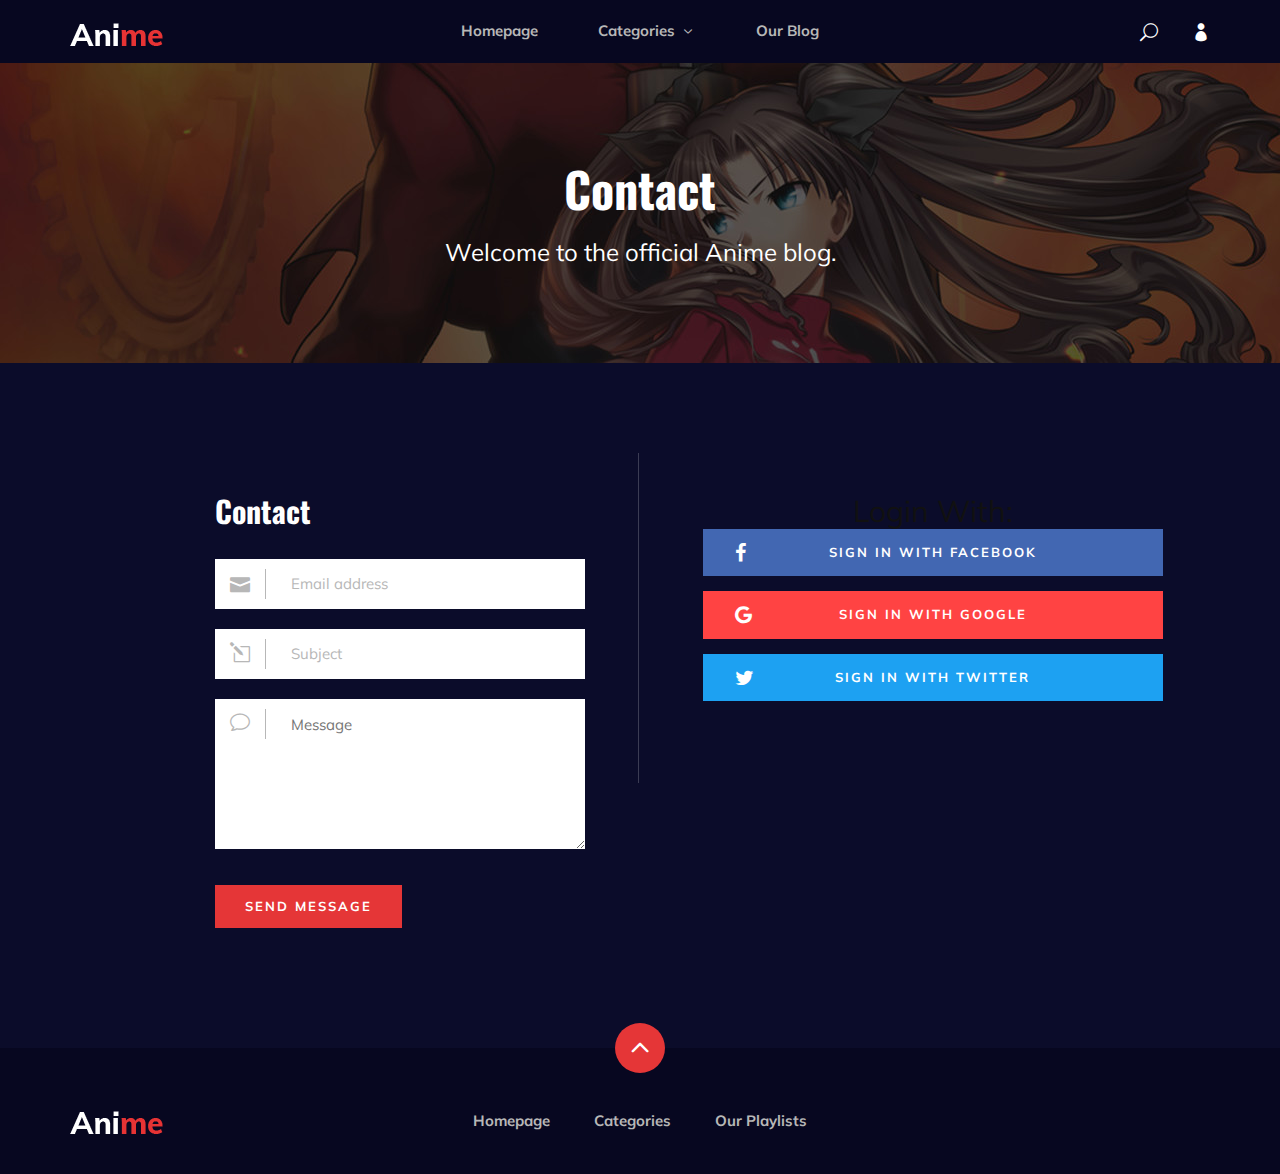
<file: contact.html>
<!DOCTYPE html>
<html lang="fr - FR">

<head>
    <meta charset="UTF-8">
    <meta name="description" content="Movies for free - public playlists">
    <meta name="keywords" content="Anime, unica, creative, html">
    <meta name="viewport" content="width=device-width, initial-scale=1.0">
    <meta http-equiv="X-UA-Compatible" content="ie=edge">
    <title>Contact</title>

    <!-- Google Font -->
    <link href="https://fonts.googleapis.com/css2?family=Oswald:wght@300;400;500;600;700&display=swap" rel="stylesheet">
    <link href="https://fonts.googleapis.com/css2?family=Mulish:wght@300;400;500;600;700;800;900&display=swap" rel="stylesheet">

    <!-- Css Styles -->
    <link rel="stylesheet" href="css/bootstrap.min.css" type="text/css">
    <link rel="stylesheet" href="css/font-awesome.min.css" type="text/css">
    <link rel="stylesheet" href="css/elegant-icons.css" type="text/css">
    <link rel="stylesheet" href="css/plyr.css" type="text/css">
    <link rel="stylesheet" href="css/nice-select.css" type="text/css">
    <link rel="stylesheet" href="css/owl.carousel.min.css" type="text/css">
    <link rel="stylesheet" href="css/slicknav.min.css" type="text/css">
    <link rel="stylesheet" href="css/style.css" type="text/css">
</head>

<body>
    <!-- Header Section Begin -->
    <header class="header">
        <div class="container">
            <div class="row">
                <div class="col-lg-2">
                    <div class="header__logo">
                        <a href="./index.html">
                            <img src="img/logo.png" alt="">
                        </a>
                    </div>
                </div>
                <div class="col-lg-8">
                    <div class="header__nav">
                        <nav class="header__menu mobile-menu">
                            <ul>
                                <li><a href="./index.html">Homepage</a></li>
                                <li><a href="./categories.html">Categories <span class="arrow_carrot-down"></span></a>
                                    <ul class="dropdown">
                                        <li><a href="./categories.html">Categories</a></li>
                                        <li><a href="./anime-details.html">Film Details</a></li>
                                        <li><a href="./anime-watching.html">Film Watching</a></li>
                                        <li><a href="./blog-details.html">Playlist Details</a></li>
                                    </ul>
                                </li>
                                <li><a href="./blog.html">Our Blog</a></li>
                            </ul>
                        </nav>
                    </div>
                </div>
                <div class="col-lg-2">
                    <div class="header__right">
                        <a href="#" class="search-switch"><span class="icon_search"></span></a>
                        <a href="./login.html"><span class="icon_profile"></span></a>
                    </div>
                </div>
            </div>
            <div id="mobile-menu-wrap"></div>
        </div>
    </header>
    <!-- Header End -->

    <!-- Normal Breadcrumb Begin -->
    <section class="normal-breadcrumb set-bg" data-setbg="img/normal-breadcrumb.jpg">
        <div class="container">
            <div class="row">
                <div class="col-lg-12 text-center">
                    <div class="normal__breadcrumb__text">
                        <h2>Contact</h2>
                        <p>Welcome to the official Anime blog.</p>
                    </div>
                </div>
            </div>
        </div>
    </section>
    <!-- Normal Breadcrumb End -->

    <!-- Contact Section Begin -->
    <section class="contact spad">
        <div class="container">
            <div class="row">
                <div class="col-lg-6">
                    <div class="contact__form">
                        <h3>Contact</h3>
                        <form action="#">
                            <div class="input__item">
                                <input type="text" placeholder="Email address">
                                <span class="icon_mail"></span>
                            </div>
                            <div class="input__item">
                                <input type="text" placeholder="Subject">
                                <span class="icon_pencil-edit"></span>
                            </div>
                            <div class="input__item">
                                <textarea placeholder="Message"></textarea>
                                <span class="icon_comment_alt"></span>
                            </div>
                            <button type="submit" class="site-btn">Send Message</button>

                        </form>
                    </div>
                </div>
                <div class="col-lg-6">
                    <div class="login__social__links">
                        <h3>Login With:</h3>
                        <ul>
                            <li><a href="#" class="facebook"><i class="fa fa-facebook"></i> Sign in With Facebook</a>
                            </li>
                            <li><a href="#" class="google"><i class="fa fa-google"></i> Sign in With Google</a></li>
                            <li><a href="#" class="twitter"><i class="fa fa-twitter"></i> Sign in With Twitter</a></li>
                        </ul>
                    </div>
                </div>
            </div>
        </div>
    </section>


    <!-- Contact Section End -->

    <!-- Footer Section Begin -->
    <footer class="footer">
        <div class="page-up">
            <a href="#" id="scrollToTopButton"><span class="arrow_carrot-up"></span></a>
        </div>
        <div class="container">
            <div class="row">
                <div class="col-lg-3">
                    <div class="footer__logo">
                        <a href="./index.html"><img src="img/logo.png" alt=""></a>
                    </div>
                </div>
                <div class="col-lg-6">
                    <div class="footer__nav">
                        <ul>
                            <li class="active"><a href="./index.html">Homepage</a></li>
                            <li><a href="./categories.html">Categories</a></li>
                            <li><a href="./blog.html">Our Playlists</a></li>
                        </ul>
                    </div>
                </div>
            </div>
        </div>
    </footer>
    <!-- Footer Section End -->

    <!-- Search model Begin -->
    <div class="search-model">
        <div class="h-100 d-flex align-items-center justify-content-center">
            <div class="search-close-switch"><i class="icon_close"></i></div>
            <form class="search-model-form">
                <input type="text" id="search-input" placeholder="Search here.....">
            </form>
        </div>
    </div>
    <!-- Search model end -->

    <!-- Js Plugins -->
    <script src="js/jquery-3.3.1.min.js"></script>
    <script src="js/bootstrap.min.js"></script>
    <script src="js/player.js"></script>
    <script src="js/jquery.nice-select.min.js"></script>
    <script src="js/mixitup.min.js"></script>
    <script src="js/jquery.slicknav.js"></script>
    <script src="js/owl.carousel.min.js"></script>
    <script src="js/main.js"></script>

</body>

</html>
</file>
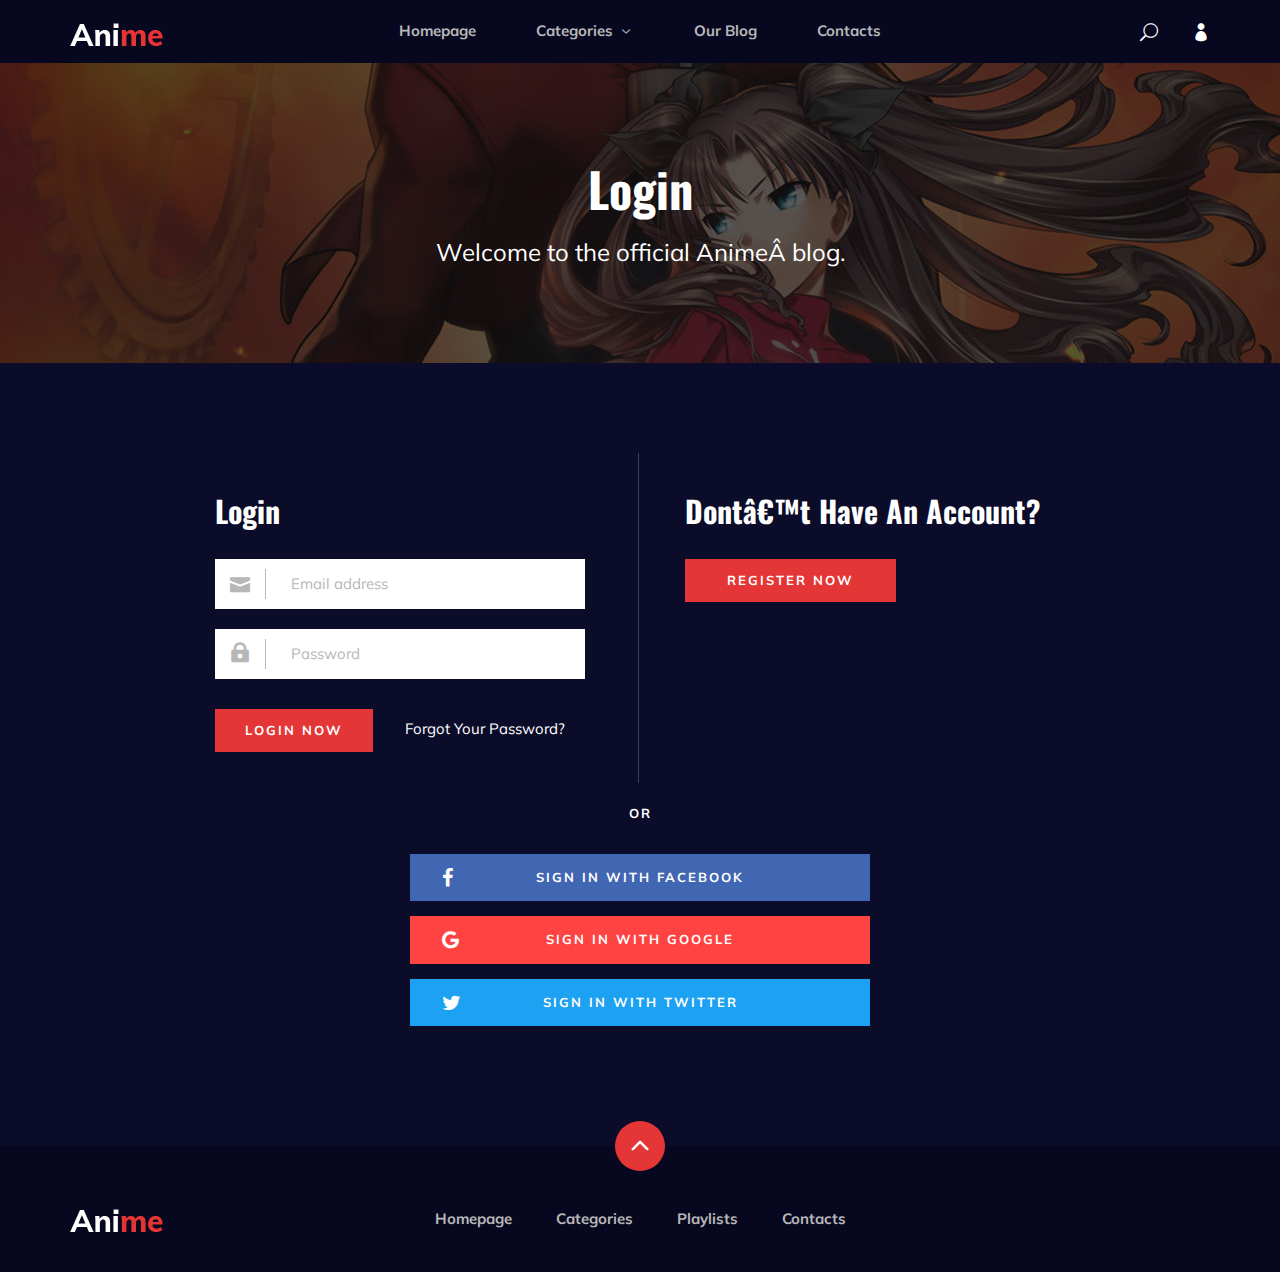
<file: login.html>
<!DOCTYPE html>
<html lang="fr - FR>

<head>
    <meta charset=" UTF-8 ">
    <meta name="description " content="Movies for free - public playlists ">
    <meta name="keywords " content="Anime, unica, creative, html ">
    <meta name="viewport " content="width=device-width, initial-scale=1.0 ">
    <meta http-equiv="X-UA-Compatible " content="ie=edge ">
    <title>Login</title>

    <!-- Google Font -->
    <link href="https://fonts.googleapis.com/css2?family=Oswald:wght@300;400;500;600;700&display=swap " rel="stylesheet ">
    <link href="https://fonts.googleapis.com/css2?family=Mulish:wght@300;400;500;600;700;800;900&display=swap "
    rel="stylesheet ">

    <!-- Css Styles -->
    <link rel="stylesheet " href="css/bootstrap.min.css " type="text/css ">
    <link rel="stylesheet " href="css/font-awesome.min.css " type="text/css ">
    <link rel="stylesheet " href="css/elegant-icons.css " type="text/css ">
    <link rel="stylesheet " href="css/plyr.css " type="text/css ">
    <link rel="stylesheet " href="css/nice-select.css " type="text/css ">
    <link rel="stylesheet " href="css/owl.carousel.min.css " type="text/css ">
    <link rel="stylesheet " href="css/slicknav.min.css " type="text/css ">
    <link rel="stylesheet " href="css/style.css " type="text/css ">
</head>

<body>
    <!-- Header Section Begin -->
    <header class="header ">
        <div class="container ">
            <div class="row ">
                <div class="col-lg-2 ">
                    <div class="header__logo ">
                        <a href="./index.html ">
                            <img src="img/logo.png " alt=" ">
                        </a>
                    </div>
                </div>
                <div class="col-lg-8 ">
                    <div class="header__nav ">
                        <nav class="header__menu mobile-menu ">
                            <ul>
                                <li><a href="./index.html ">Homepage</a></li>
                                <li><a href="./categories.html ">Categories <span class="arrow_carrot-down "></span></a>
                                    <ul class="dropdown ">
                                        <li><a href="./categories.html ">Categories</a></li>
                                        <li><a href="./anime-details.html ">Anime Details</a></li>
                                        <li><a href="./anime-watching.html ">Anime Watching</a></li>
                                        <li><a href="./blog-details.html ">Blog Details</a></li>
                                    </ul>
                                </li>
                                <li><a href="./blog.html ">Our Blog</a></li>
                                <li><a href="./contact.html ">Contacts</a></li>
                            </ul>
                        </nav>
                    </div>
                </div>
                <div class="col-lg-2 ">
                    <div class="header__right ">
                        <a href="# " class="search-switch "><span class="icon_search "></span></a>
                        <a href="./login.html "><span class="icon_profile "></span></a>
                    </div>
                </div>
            </div>
            <div id="mobile-menu-wrap "></div>
        </div>
    </header>
    <!-- Header End -->

    <!-- Normal Breadcrumb Begin -->
    <section class="normal-breadcrumb set-bg " data-setbg="img/normal-breadcrumb.jpg ">
        <div class="container ">
            <div class="row ">
                <div class="col-lg-12 text-center ">
                    <div class="normal__breadcrumb__text ">
                        <h2>Login</h2>
                        <p>Welcome to the official Anime blog.</p>
                    </div>
                </div>
            </div>
        </div>
    </section>
    <!-- Normal Breadcrumb End -->

    <!-- Login Section Begin -->
    <section class="login spad ">
        <div class="container ">
            <div class="row ">
                <div class="col-lg-6 ">
                    <div class="login__form ">
                        <h3>Login</h3>
                        <form action="# ">
                            <div class="input__item ">
                                <input type="text " placeholder="Email address ">
                                <span class="icon_mail "></span>
                            </div>
                            <div class="input__item ">
                                <input type="text " placeholder="Password ">
                                <span class="icon_lock "></span>
                            </div>
                            <button type="submit " class="site-btn ">Login Now</button>
                        </form>
                        <a href="# " class="forget_pass ">Forgot Your Password?</a>
                    </div>
                </div>
                <div class="col-lg-6 ">
                    <div class="login__register ">
                        <h3>Dont’t Have An Account?</h3>
                        <a href="./signup.html " class="primary-btn ">Register Now</a>
                    </div>
                </div>
            </div>
            <div class="login__social ">
                <div class="row d-flex justify-content-center ">
                    <div class="col-lg-6 ">
                        <div class="login__social__links ">
                            <span>or</span>
                            <ul>
                                <li><a href="# " class="facebook "><i class="fa fa-facebook "></i> Sign in With
                                Facebook</a></li>
                                <li><a href="# " class="google "><i class="fa fa-google "></i> Sign in With Google</a></li>
                                <li><a href="# " class="twitter "><i class="fa fa-twitter "></i> Sign in With Twitter</a>
                                </li>
                            </ul>
                        </div>
                    </div>
                </div>
            </div>
        </div>
    </section>
    <!-- Login Section End -->

    <!-- Footer Section Begin -->
    <footer class="footer ">
        <div class="page-up ">
            <a href="# " id="scrollToTopButton "><span class="arrow_carrot-up "></span></a>
        </div>
        <div class="container ">
            <div class="row ">
                <div class="col-lg-3 ">
                    <div class="footer__logo ">
                        <a href="./index.html "><img src="img/logo.png " alt=" "></a>
                    </div>
                </div>
                <div class="col-lg-6 ">
                    <div class="footer__nav ">
                        <ul>
                            <li class="active "><a href="./index.html ">Homepage</a></li>
                            <li><a href="./categories.html ">Categories</a></li>
                            <li><a href="./blog.html ">Playlists</a></li>
                            <li><a href="./contact.html ">Contacts</a></li>
                        </ul>
                    </div>
                </div>
              </div>
          </div>
      </footer>
      <!-- Footer Section End -->

      <!-- Search model Begin -->
      <div class="search-model ">
        <div class="h-100 d-flex align-items-center justify-content-center ">
            <div class="search-close-switch "><i class="icon_close "></i></div>
            <form class="search-model-form ">
                <input type="text " id="search-input " placeholder="Search here..... ">
            </form>
        </div>
    </div>
    <!-- Search model end -->

    <!-- Js Plugins -->
    <script src="js/jquery-3.3.1.min.js "></script>
    <script src="js/bootstrap.min.js "></script>
    <script src="js/player.js "></script>
    <script src="js/jquery.nice-select.min.js "></script>
    <script src="js/mixitup.min.js "></script>
    <script src="js/jquery.slicknav.js "></script>
    <script src="js/owl.carousel.min.js "></script>
    <script src="js/main.js "></script>
</body>

</html>
</file>
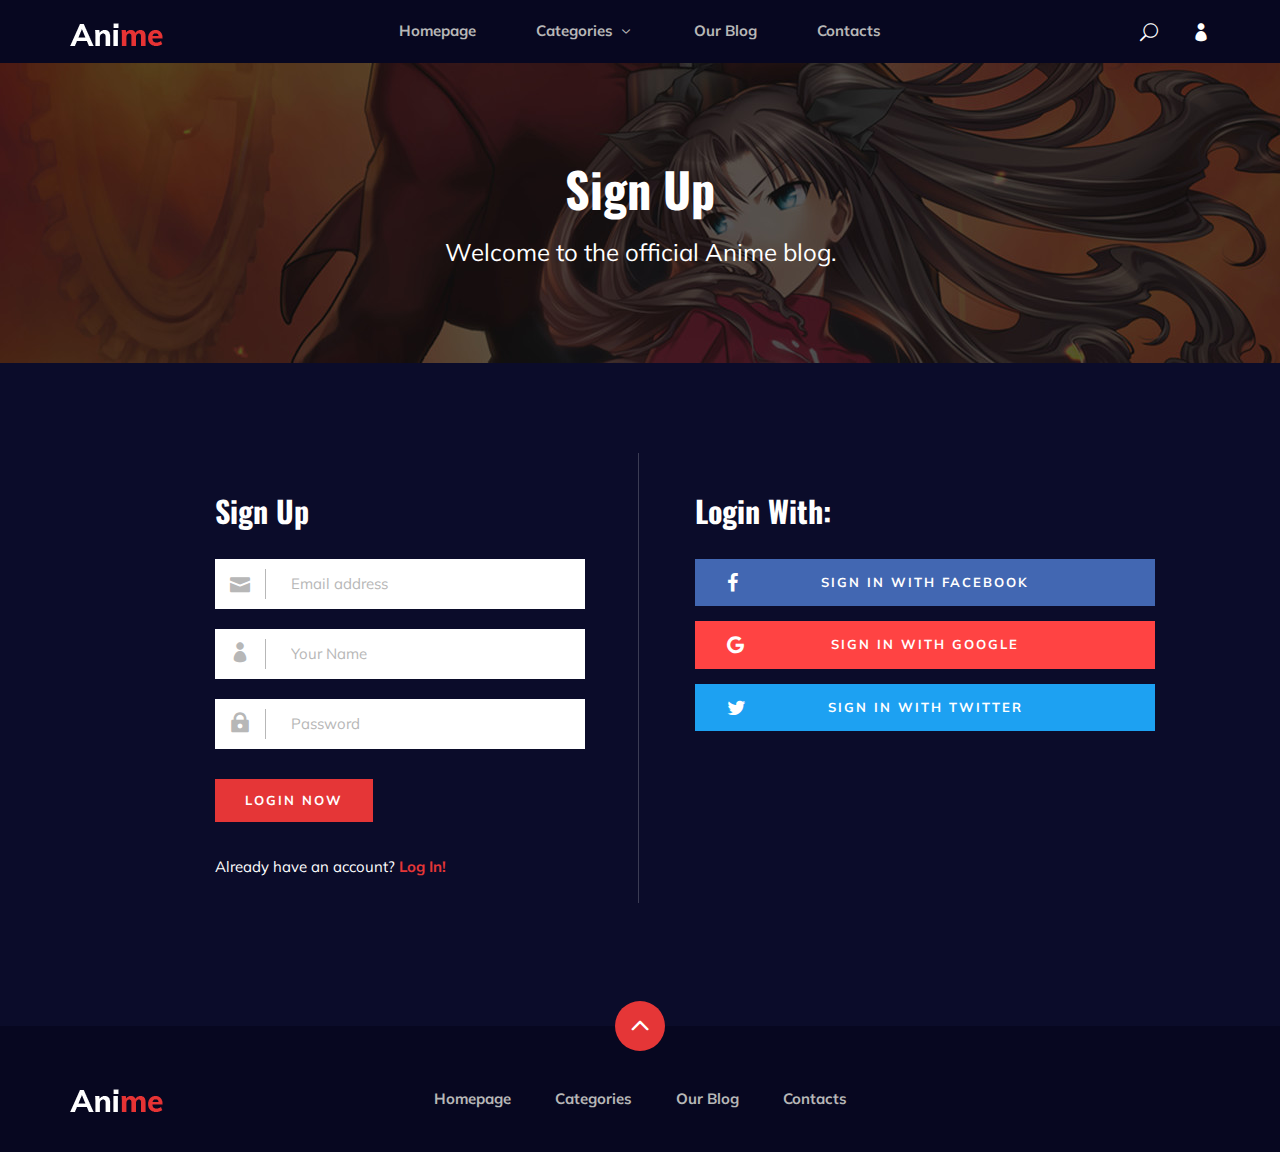
<file: signup.html>
<!DOCTYPE html>
<html lang="fr - FR">

<head>
    <meta charset="UTF-8">
    <meta name="description" content="Movies for free - public playlists">
    <meta name="keywords" content="Anime, unica, creative, html">
    <meta name="viewport" content="width=device-width, initial-scale=1.0">
    <meta http-equiv="X-UA-Compatible" content="ie=edge">
    <title>Sign up</title>

    <!-- Google Font -->
    <link href="https://fonts.googleapis.com/css2?family=Oswald:wght@300;400;500;600;700&display=swap" rel="stylesheet">
    <link href="https://fonts.googleapis.com/css2?family=Mulish:wght@300;400;500;600;700;800;900&display=swap" rel="stylesheet">

    <!-- Css Styles -->
    <link rel="stylesheet" href="css/bootstrap.min.css" type="text/css">
    <link rel="stylesheet" href="css/font-awesome.min.css" type="text/css">
    <link rel="stylesheet" href="css/elegant-icons.css" type="text/css">
    <link rel="stylesheet" href="css/plyr.css" type="text/css">
    <link rel="stylesheet" href="css/nice-select.css" type="text/css">
    <link rel="stylesheet" href="css/owl.carousel.min.css" type="text/css">
    <link rel="stylesheet" href="css/slicknav.min.css" type="text/css">
    <link rel="stylesheet" href="css/style.css" type="text/css">
</head>

<body>
    <!-- Header Section Begin -->
    <header class="header">
        <div class="container">
            <div class="row">
                <div class="col-lg-2">
                    <div class="header__logo">
                        <a href="./index.html">
                            <img src="img/logo.png" alt="">
                        </a>
                    </div>
                </div>
                <div class="col-lg-8">
                    <div class="header__nav">
                        <nav class="header__menu mobile-menu">
                            <ul>
                                <li><a href="./index.html">Homepage</a></li>
                                <li><a href="./categories.html">Categories <span class="arrow_carrot-down"></span></a>
                                    <ul class="dropdown">
                                        <li><a href="./categories.html">Categories</a></li>
                                        <li><a href="./anime-details.html">Anime Details</a></li>
                                        <li><a href="./anime-watching.html">Anime Watching</a></li>
                                        <li><a href="./blog-details.html">Blog Details</a></li>
                                    </ul>
                                </li>
                                <li><a href="./blog.html">Our Blog</a></li>
                                <li><a href="#">Contacts</a></li>
                            </ul>
                        </nav>
                    </div>
                </div>
                <div class="col-lg-2">
                    <div class="header__right">
                        <a href="#" class="search-switch"><span class="icon_search"></span></a>
                        <a href="./login.html"><span class="icon_profile"></span></a>
                    </div>
                </div>
            </div>
            <div id="mobile-menu-wrap"></div>
        </div>
    </header>
    <!-- Header End -->

    <!-- Normal Breadcrumb Begin -->
    <section class="normal-breadcrumb set-bg" data-setbg="img/normal-breadcrumb.jpg">
        <div class="container">
            <div class="row">
                <div class="col-lg-12 text-center">
                    <div class="normal__breadcrumb__text">
                        <h2>Sign Up</h2>
                        <p>Welcome to the official Anime blog.</p>
                    </div>
                </div>
            </div>
        </div>
    </section>
    <!-- Normal Breadcrumb End -->

    <!-- Signup Section Begin -->
    <section class="signup spad">
        <div class="container">
            <div class="row">
                <div class="col-lg-6">
                    <div class="login__form">
                        <h3>Sign Up</h3>
                        <form action="#">
                            <div class="input__item">
                                <input type="text" placeholder="Email address">
                                <span class="icon_mail"></span>
                            </div>
                            <div class="input__item">
                                <input type="text" placeholder="Your Name">
                                <span class="icon_profile"></span>
                            </div>
                            <div class="input__item">
                                <input type="text" placeholder="Password">
                                <span class="icon_lock"></span>
                            </div>
                            <button type="submit" class="site-btn">Login Now</button>
                        </form>
                        <h5>Already have an account? <a href="#">Log In!</a></h5>
                    </div>
                </div>
                <div class="col-lg-6">
                    <div class="login__social__links">
                        <h3>Login With:</h3>
                        <ul>
                            <li><a href="#" class="facebook"><i class="fa fa-facebook"></i> Sign in With Facebook</a>
                            </li>
                            <li><a href="#" class="google"><i class="fa fa-google"></i> Sign in With Google</a></li>
                            <li><a href="#" class="twitter"><i class="fa fa-twitter"></i> Sign in With Twitter</a></li>
                        </ul>
                    </div>
                </div>
            </div>
        </div>
    </section>
    <!-- Signup Section End -->

    <!-- Footer Section Begin -->
    <footer class="footer">
        <div class="page-up">
            <a href="#" id="scrollToTopButton"><span class="arrow_carrot-up"></span></a>
        </div>
        <div class="container">
            <div class="row">
                <div class="col-lg-3">
                    <div class="footer__logo">
                        <a href="./index.html"><img src="img/logo.png" alt=""></a>
                    </div>
                </div>
                <div class="col-lg-6">
                    <div class="footer__nav">
                        <ul>
                            <li class="active"><a href="./index.html">Homepage</a></li>
                            <li><a href="./categories.html">Categories</a></li>
                            <li><a href="./blog.html">Our Blog</a></li>
                            <li><a href="#">Contacts</a></li>
                        </ul>
                    </div>
                </div>
            </div>
        </div>
    </footer>
    <!-- Footer Section End -->

    <!-- Search model Begin -->
    <div class="search-model">
        <div class="h-100 d-flex align-items-center justify-content-center">
            <div class="search-close-switch"><i class="icon_close"></i></div>
            <form class="search-model-form">
                <input type="text" id="search-input" placeholder="Search here.....">
            </form>
        </div>
    </div>
    <!-- Search model end -->

    <!-- Js Plugins -->
    <script src="js/jquery-3.3.1.min.js"></script>
    <script src="js/bootstrap.min.js"></script>
    <script src="js/player.js"></script>
    <script src="js/jquery.nice-select.min.js"></script>
    <script src="js/mixitup.min.js"></script>
    <script src="js/jquery.slicknav.js"></script>
    <script src="js/owl.carousel.min.js"></script>
    <script src="js/main.js"></script>

</body>

</html>
</file>
<file: css/elegant-icons.css>
@font-face {
	font-family: 'ElegantIcons';
	src:url('../fonts/ElegantIcons.eot');
	src:url('../fonts/ElegantIcons.eot?#iefix') format('embedded-opentype'),
		url('../fonts/ElegantIcons.woff') format('woff'),
		url('../fonts/ElegantIcons.ttf') format('truetype'),
		url('../fonts/ElegantIcons.svg#ElegantIcons') format('svg');
	font-weight: normal;
	font-style: normal;
}

/* Use the following CSS code if you want to use data attributes for inserting your icons */
[data-icon]:before {
	font-family: 'ElegantIcons';
	content: attr(data-icon);
	speak: none;
	font-weight: normal;
	font-variant: normal;
	text-transform: none;
	line-height: 1;
	-webkit-font-smoothing: antialiased;
	-moz-osx-font-smoothing: grayscale;
}

/* Use the following CSS code if you want to have a class per icon */
/*
Instead of a list of all class selectors,
you can use the generic selector below, but it's slower:
[class*="your-class-prefix"] {
*/
.arrow_up, .arrow_down, .arrow_left, .arrow_right, .arrow_left-up, .arrow_right-up, .arrow_right-down, .arrow_left-down, .arrow-up-down, .arrow_up-down_alt, .arrow_left-right_alt, .arrow_left-right, .arrow_expand_alt2, .arrow_expand_alt, .arrow_condense, .arrow_expand, .arrow_move, .arrow_carrot-up, .arrow_carrot-down, .arrow_carrot-left, .arrow_carrot-right, .arrow_carrot-2up, .arrow_carrot-2down, .arrow_carrot-2left, .arrow_carrot-2right, .arrow_carrot-up_alt2, .arrow_carrot-down_alt2, .arrow_carrot-left_alt2, .arrow_carrot-right_alt2, .arrow_carrot-2up_alt2, .arrow_carrot-2down_alt2, .arrow_carrot-2left_alt2, .arrow_carrot-2right_alt2, .arrow_triangle-up, .arrow_triangle-down, .arrow_triangle-left, .arrow_triangle-right, .arrow_triangle-up_alt2, .arrow_triangle-down_alt2, .arrow_triangle-left_alt2, .arrow_triangle-right_alt2, .arrow_back, .icon_minus-06, .icon_plus, .icon_close, .icon_check, .icon_minus_alt2, .icon_plus_alt2, .icon_close_alt2, .icon_check_alt2, .icon_zoom-out_alt, .icon_zoom-in_alt, .icon_search, .icon_box-empty, .icon_box-selected, .icon_minus-box, .icon_plus-box, .icon_box-checked, .icon_circle-empty, .icon_circle-slelected, .icon_stop_alt2, .icon_stop, .icon_pause_alt2, .icon_pause, .icon_menu, .icon_menu-square_alt2, .icon_menu-circle_alt2, .icon_ul, .icon_ol, .icon_adjust-horiz, .icon_adjust-vert, .icon_document_alt, .icon_documents_alt, .icon_pencil, .icon_pencil-edit_alt, .icon_pencil-edit, .icon_folder-alt, .icon_folder-open_alt, .icon_folder-add_alt, .icon_info_alt, .icon_error-oct_alt, .icon_error-circle_alt, .icon_error-triangle_alt, .icon_question_alt2, .icon_question, .icon_comment_alt, .icon_chat_alt, .icon_vol-mute_alt, .icon_volume-low_alt, .icon_volume-high_alt, .icon_quotations, .icon_quotations_alt2, .icon_clock_alt, .icon_lock_alt, .icon_lock-open_alt, .icon_key_alt, .icon_cloud_alt, .icon_cloud-upload_alt, .icon_cloud-download_alt, .icon_image, .icon_images, .icon_lightbulb_alt, .icon_gift_alt, .icon_house_alt, .icon_genius, .icon_mobile, .icon_tablet, .icon_laptop, .icon_desktop, .icon_camera_alt, .icon_mail_alt, .icon_cone_alt, .icon_ribbon_alt, .icon_bag_alt, .icon_creditcard, .icon_cart_alt, .icon_paperclip, .icon_tag_alt, .icon_tags_alt, .icon_trash_alt, .icon_cursor_alt, .icon_mic_alt, .icon_compass_alt, .icon_pin_alt, .icon_pushpin_alt, .icon_map_alt, .icon_drawer_alt, .icon_toolbox_alt, .icon_book_alt, .icon_calendar, .icon_film, .icon_table, .icon_contacts_alt, .icon_headphones, .icon_lifesaver, .icon_piechart, .icon_refresh, .icon_link_alt, .icon_link, .icon_loading, .icon_blocked, .icon_archive_alt, .icon_heart_alt, .icon_star_alt, .icon_star-half_alt, .icon_star, .icon_star-half, .icon_tools, .icon_tool, .icon_cog, .icon_cogs, .arrow_up_alt, .arrow_down_alt, .arrow_left_alt, .arrow_right_alt, .arrow_left-up_alt, .arrow_right-up_alt, .arrow_right-down_alt, .arrow_left-down_alt, .arrow_condense_alt, .arrow_expand_alt3, .arrow_carrot_up_alt, .arrow_carrot-down_alt, .arrow_carrot-left_alt, .arrow_carrot-right_alt, .arrow_carrot-2up_alt, .arrow_carrot-2dwnn_alt, .arrow_carrot-2left_alt, .arrow_carrot-2right_alt, .arrow_triangle-up_alt, .arrow_triangle-down_alt, .arrow_triangle-left_alt, .arrow_triangle-right_alt, .icon_minus_alt, .icon_plus_alt, .icon_close_alt, .icon_check_alt, .icon_zoom-out, .icon_zoom-in, .icon_stop_alt, .icon_menu-square_alt, .icon_menu-circle_alt, .icon_document, .icon_documents, .icon_pencil_alt, .icon_folder, .icon_folder-open, .icon_folder-add, .icon_folder_upload, .icon_folder_download, .icon_info, .icon_error-circle, .icon_error-oct, .icon_error-triangle, .icon_question_alt, .icon_comment, .icon_chat, .icon_vol-mute, .icon_volume-low, .icon_volume-high, .icon_quotations_alt, .icon_clock, .icon_lock, .icon_lock-open, .icon_key, .icon_cloud, .icon_cloud-upload, .icon_cloud-download, .icon_lightbulb, .icon_gift, .icon_house, .icon_camera, .icon_mail, .icon_cone, .icon_ribbon, .icon_bag, .icon_cart, .icon_tag, .icon_tags, .icon_trash, .icon_cursor, .icon_mic, .icon_compass, .icon_pin, .icon_pushpin, .icon_map, .icon_drawer, .icon_toolbox, .icon_book, .icon_contacts, .icon_archive, .icon_heart, .icon_profile, .icon_group, .icon_grid-2x2, .icon_grid-3x3, .icon_music, .icon_pause_alt, .icon_phone, .icon_upload, .icon_download, .social_facebook, .social_twitter, .social_pinterest, .social_googleplus, .social_tumblr, .social_tumbleupon, .social_wordpress, .social_instagram, .social_dribbble, .social_vimeo, .social_linkedin, .social_rss, .social_deviantart, .social_share, .social_myspace, .social_skype, .social_youtube, .social_picassa, .social_googledrive, .social_flickr, .social_blogger, .social_spotify, .social_delicious, .social_facebook_circle, .social_twitter_circle, .social_pinterest_circle, .social_googleplus_circle, .social_tumblr_circle, .social_stumbleupon_circle, .social_wordpress_circle, .social_instagram_circle, .social_dribbble_circle, .social_vimeo_circle, .social_linkedin_circle, .social_rss_circle, .social_deviantart_circle, .social_share_circle, .social_myspace_circle, .social_skype_circle, .social_youtube_circle, .social_picassa_circle, .social_googledrive_alt2, .social_flickr_circle, .social_blogger_circle, .social_spotify_circle, .social_delicious_circle, .social_facebook_square, .social_twitter_square, .social_pinterest_square, .social_googleplus_square, .social_tumblr_square, .social_stumbleupon_square, .social_wordpress_square, .social_instagram_square, .social_dribbble_square, .social_vimeo_square, .social_linkedin_square, .social_rss_square, .social_deviantart_square, .social_share_square, .social_myspace_square, .social_skype_square, .social_youtube_square, .social_picassa_square, .social_googledrive_square, .social_flickr_square, .social_blogger_square, .social_spotify_square, .social_delicious_square, .icon_printer, .icon_calulator, .icon_building, .icon_floppy, .icon_drive, .icon_search-2, .icon_id, .icon_id-2, .icon_puzzle, .icon_like, .icon_dislike, .icon_mug, .icon_currency, .icon_wallet, .icon_pens, .icon_easel, .icon_flowchart, .icon_datareport, .icon_briefcase, .icon_shield, .icon_percent, .icon_globe, .icon_globe-2, .icon_target, .icon_hourglass, .icon_balance, .icon_rook, .icon_printer-alt, .icon_calculator_alt, .icon_building_alt, .icon_floppy_alt, .icon_drive_alt, .icon_search_alt, .icon_id_alt, .icon_id-2_alt, .icon_puzzle_alt, .icon_like_alt, .icon_dislike_alt, .icon_mug_alt, .icon_currency_alt, .icon_wallet_alt, .icon_pens_alt, .icon_easel_alt, .icon_flowchart_alt, .icon_datareport_alt, .icon_briefcase_alt, .icon_shield_alt, .icon_percent_alt, .icon_globe_alt, .icon_clipboard {
	font-family: 'ElegantIcons';
	speak: none;
	font-style: normal;
	font-weight: normal;
	font-variant: normal;
	text-transform: none;
	line-height: 1;
	-webkit-font-smoothing: antialiased;
}
.arrow_up:before {
	content: "\21";
}
.arrow_down:before {
	content: "\22";
}
.arrow_left:before {
	content: "\23";
}
.arrow_right:before {
	content: "\24";
}
.arrow_left-up:before {
	content: "\25";
}
.arrow_right-up:before {
	content: "\26";
}
.arrow_right-down:before {
	content: "\27";
}
.arrow_left-down:before {
	content: "\28";
}
.arrow-up-down:before {
	content: "\29";
}
.arrow_up-down_alt:before {
	content: "\2a";
}
.arrow_left-right_alt:before {
	content: "\2b";
}
.arrow_left-right:before {
	content: "\2c";
}
.arrow_expand_alt2:before {
	content: "\2d";
}
.arrow_expand_alt:before {
	content: "\2e";
}
.arrow_condense:before {
	content: "\2f";
}
.arrow_expand:before {
	content: "\30";
}
.arrow_move:before {
	content: "\31";
}
.arrow_carrot-up:before {
	content: "\32";
}
.arrow_carrot-down:before {
	content: "\33";
}
.arrow_carrot-left:before {
	content: "\34";
}
.arrow_carrot-right:before {
	content: "\35";
}
.arrow_carrot-2up:before {
	content: "\36";
}
.arrow_carrot-2down:before {
	content: "\37";
}
.arrow_carrot-2left:before {
	content: "\38";
}
.arrow_carrot-2right:before {
	content: "\39";
}
.arrow_carrot-up_alt2:before {
	content: "\3a";
}
.arrow_carrot-down_alt2:before {
	content: "\3b";
}
.arrow_carrot-left_alt2:before {
	content: "\3c";
}
.arrow_carrot-right_alt2:before {
	content: "\3d";
}
.arrow_carrot-2up_alt2:before {
	content: "\3e";
}
.arrow_carrot-2down_alt2:before {
	content: "\3f";
}
.arrow_carrot-2left_alt2:before {
	content: "\40";
}
.arrow_carrot-2right_alt2:before {
	content: "\41";
}
.arrow_triangle-up:before {
	content: "\42";
}
.arrow_triangle-down:before {
	content: "\43";
}
.arrow_triangle-left:before {
	content: "\44";
}
.arrow_triangle-right:before {
	content: "\45";
}
.arrow_triangle-up_alt2:before {
	content: "\46";
}
.arrow_triangle-down_alt2:before {
	content: "\47";
}
.arrow_triangle-left_alt2:before {
	content: "\48";
}
.arrow_triangle-right_alt2:before {
	content: "\49";
}
.arrow_back:before {
	content: "\4a";
}
.icon_minus-06:before {
	content: "\4b";
}
.icon_plus:before {
	content: "\4c";
}
.icon_close:before {
	content: "\4d";
}
.icon_check:before {
	content: "\4e";
}
.icon_minus_alt2:before {
	content: "\4f";
}
.icon_plus_alt2:before {
	content: "\50";
}
.icon_close_alt2:before {
	content: "\51";
}
.icon_check_alt2:before {
	content: "\52";
}
.icon_zoom-out_alt:before {
	content: "\53";
}
.icon_zoom-in_alt:before {
	content: "\54";
}
.icon_search:before {
	content: "\55";
}
.icon_box-empty:before {
	content: "\56";
}
.icon_box-selected:before {
	content: "\57";
}
.icon_minus-box:before {
	content: "\58";
}
.icon_plus-box:before {
	content: "\59";
}
.icon_box-checked:before {
	content: "\5a";
}
.icon_circle-empty:before {
	content: "\5b";
}
.icon_circle-slelected:before {
	content: "\5c";
}
.icon_stop_alt2:before {
	content: "\5d";
}
.icon_stop:before {
	content: "\5e";
}
.icon_pause_alt2:before {
	content: "\5f";
}
.icon_pause:before {
	content: "\60";
}
.icon_menu:before {
	content: "\61";
}
.icon_menu-square_alt2:before {
	content: "\62";
}
.icon_menu-circle_alt2:before {
	content: "\63";
}
.icon_ul:before {
	content: "\64";
}
.icon_ol:before {
	content: "\65";
}
.icon_adjust-horiz:before {
	content: "\66";
}
.icon_adjust-vert:before {
	content: "\67";
}
.icon_document_alt:before {
	content: "\68";
}
.icon_documents_alt:before {
	content: "\69";
}
.icon_pencil:before {
	content: "\6a";
}
.icon_pencil-edit_alt:before {
	content: "\6b";
}
.icon_pencil-edit:before {
	content: "\6c";
}
.icon_folder-alt:before {
	content: "\6d";
}
.icon_folder-open_alt:before {
	content: "\6e";
}
.icon_folder-add_alt:before {
	content: "\6f";
}
.icon_info_alt:before {
	content: "\70";
}
.icon_error-oct_alt:before {
	content: "\71";
}
.icon_error-circle_alt:before {
	content: "\72";
}
.icon_error-triangle_alt:before {
	content: "\73";
}
.icon_question_alt2:before {
	content: "\74";
}
.icon_question:before {
	content: "\75";
}
.icon_comment_alt:before {
	content: "\76";
}
.icon_chat_alt:before {
	content: "\77";
}
.icon_vol-mute_alt:before {
	content: "\78";
}
.icon_volume-low_alt:before {
	content: "\79";
}
.icon_volume-high_alt:before {
	content: "\7a";
}
.icon_quotations:before {
	content: "\7b";
}
.icon_quotations_alt2:before {
	content: "\7c";
}
.icon_clock_alt:before {
	content: "\7d";
}
.icon_lock_alt:before {
	content: "\7e";
}
.icon_lock-open_alt:before {
	content: "\e000";
}
.icon_key_alt:before {
	content: "\e001";
}
.icon_cloud_alt:before {
	content: "\e002";
}
.icon_cloud-upload_alt:before {
	content: "\e003";
}
.icon_cloud-download_alt:before {
	content: "\e004";
}
.icon_image:before {
	content: "\e005";
}
.icon_images:before {
	content: "\e006";
}
.icon_lightbulb_alt:before {
	content: "\e007";
}
.icon_gift_alt:before {
	content: "\e008";
}
.icon_house_alt:before {
	content: "\e009";
}
.icon_genius:before {
	content: "\e00a";
}
.icon_mobile:before {
	content: "\e00b";
}
.icon_tablet:before {
	content: "\e00c";
}
.icon_laptop:before {
	content: "\e00d";
}
.icon_desktop:before {
	content: "\e00e";
}
.icon_camera_alt:before {
	content: "\e00f";
}
.icon_mail_alt:before {
	content: "\e010";
}
.icon_cone_alt:before {
	content: "\e011";
}
.icon_ribbon_alt:before {
	content: "\e012";
}
.icon_bag_alt:before {
	content: "\e013";
}
.icon_creditcard:before {
	content: "\e014";
}
.icon_cart_alt:before {
	content: "\e015";
}
.icon_paperclip:before {
	content: "\e016";
}
.icon_tag_alt:before {
	content: "\e017";
}
.icon_tags_alt:before {
	content: "\e018";
}
.icon_trash_alt:before {
	content: "\e019";
}
.icon_cursor_alt:before {
	content: "\e01a";
}
.icon_mic_alt:before {
	content: "\e01b";
}
.icon_compass_alt:before {
	content: "\e01c";
}
.icon_pin_alt:before {
	content: "\e01d";
}
.icon_pushpin_alt:before {
	content: "\e01e";
}
.icon_map_alt:before {
	content: "\e01f";
}
.icon_drawer_alt:before {
	content: "\e020";
}
.icon_toolbox_alt:before {
	content: "\e021";
}
.icon_book_alt:before {
	content: "\e022";
}
.icon_calendar:before {
	content: "\e023";
}
.icon_film:before {
	content: "\e024";
}
.icon_table:before {
	content: "\e025";
}
.icon_contacts_alt:before {
	content: "\e026";
}
.icon_headphones:before {
	content: "\e027";
}
.icon_lifesaver:before {
	content: "\e028";
}
.icon_piechart:before {
	content: "\e029";
}
.icon_refresh:before {
	content: "\e02a";
}
.icon_link_alt:before {
	content: "\e02b";
}
.icon_link:before {
	content: "\e02c";
}
.icon_loading:before {
	content: "\e02d";
}
.icon_blocked:before {
	content: "\e02e";
}
.icon_archive_alt:before {
	content: "\e02f";
}
.icon_heart_alt:before {
	content: "\e030";
}
.icon_star_alt:before {
	content: "\e031";
}
.icon_star-half_alt:before {
	content: "\e032";
}
.icon_star:before {
	content: "\e033";
}
.icon_star-half:before {
	content: "\e034";
}
.icon_tools:before {
	content: "\e035";
}
.icon_tool:before {
	content: "\e036";
}
.icon_cog:before {
	content: "\e037";
}
.icon_cogs:before {
	content: "\e038";
}
.arrow_up_alt:before {
	content: "\e039";
}
.arrow_down_alt:before {
	content: "\e03a";
}
.arrow_left_alt:before {
	content: "\e03b";
}
.arrow_right_alt:before {
	content: "\e03c";
}
.arrow_left-up_alt:before {
	content: "\e03d";
}
.arrow_right-up_alt:before {
	content: "\e03e";
}
.arrow_right-down_alt:before {
	content: "\e03f";
}
.arrow_left-down_alt:before {
	content: "\e040";
}
.arrow_condense_alt:before {
	content: "\e041";
}
.arrow_expand_alt3:before {
	content: "\e042";
}
.arrow_carrot_up_alt:before {
	content: "\e043";
}
.arrow_carrot-down_alt:before {
	content: "\e044";
}
.arrow_carrot-left_alt:before {
	content: "\e045";
}
.arrow_carrot-right_alt:before {
	content: "\e046";
}
.arrow_carrot-2up_alt:before {
	content: "\e047";
}
.arrow_carrot-2dwnn_alt:before {
	content: "\e048";
}
.arrow_carrot-2left_alt:before {
	content: "\e049";
}
.arrow_carrot-2right_alt:before {
	content: "\e04a";
}
.arrow_triangle-up_alt:before {
	content: "\e04b";
}
.arrow_triangle-down_alt:before {
	content: "\e04c";
}
.arrow_triangle-left_alt:before {
	content: "\e04d";
}
.arrow_triangle-right_alt:before {
	content: "\e04e";
}
.icon_minus_alt:before {
	content: "\e04f";
}
.icon_plus_alt:before {
	content: "\e050";
}
.icon_close_alt:before {
	content: "\e051";
}
.icon_check_alt:before {
	content: "\e052";
}
.icon_zoom-out:before {
	content: "\e053";
}
.icon_zoom-in:before {
	content: "\e054";
}
.icon_stop_alt:before {
	content: "\e055";
}
.icon_menu-square_alt:before {
	content: "\e056";
}
.icon_menu-circle_alt:before {
	content: "\e057";
}
.icon_document:before {
	content: "\e058";
}
.icon_documents:before {
	content: "\e059";
}
.icon_pencil_alt:before {
	content: "\e05a";
}
.icon_folder:before {
	content: "\e05b";
}
.icon_folder-open:before {
	content: "\e05c";
}
.icon_folder-add:before {
	content: "\e05d";
}
.icon_folder_upload:before {
	content: "\e05e";
}
.icon_folder_download:before {
	content: "\e05f";
}
.icon_info:before {
	content: "\e060";
}
.icon_error-circle:before {
	content: "\e061";
}
.icon_error-oct:before {
	content: "\e062";
}
.icon_error-triangle:before {
	content: "\e063";
}
.icon_question_alt:before {
	content: "\e064";
}
.icon_comment:before {
	content: "\e065";
}
.icon_chat:before {
	content: "\e066";
}
.icon_vol-mute:before {
	content: "\e067";
}
.icon_volume-low:before {
	content: "\e068";
}
.icon_volume-high:before {
	content: "\e069";
}
.icon_quotations_alt:before {
	content: "\e06a";
}
.icon_clock:before {
	content: "\e06b";
}
.icon_lock:before {
	content: "\e06c";
}
.icon_lock-open:before {
	content: "\e06d";
}
.icon_key:before {
	content: "\e06e";
}
.icon_cloud:before {
	content: "\e06f";
}
.icon_cloud-upload:before {
	content: "\e070";
}
.icon_cloud-download:before {
	content: "\e071";
}
.icon_lightbulb:before {
	content: "\e072";
}
.icon_gift:before {
	content: "\e073";
}
.icon_house:before {
	content: "\e074";
}
.icon_camera:before {
	content: "\e075";
}
.icon_mail:before {
	content: "\e076";
}
.icon_cone:before {
	content: "\e077";
}
.icon_ribbon:before {
	content: "\e078";
}
.icon_bag:before {
	content: "\e079";
}
.icon_cart:before {
	content: "\e07a";
}
.icon_tag:before {
	content: "\e07b";
}
.icon_tags:before {
	content: "\e07c";
}
.icon_trash:before {
	content: "\e07d";
}
.icon_cursor:before {
	content: "\e07e";
}
.icon_mic:before {
	content: "\e07f";
}
.icon_compass:before {
	content: "\e080";
}
.icon_pin:before {
	content: "\e081";
}
.icon_pushpin:before {
	content: "\e082";
}
.icon_map:before {
	content: "\e083";
}
.icon_drawer:before {
	content: "\e084";
}
.icon_toolbox:before {
	content: "\e085";
}
.icon_book:before {
	content: "\e086";
}
.icon_contacts:before {
	content: "\e087";
}
.icon_archive:before {
	content: "\e088";
}
.icon_heart:before {
	content: "\e089";
}
.icon_profile:before {
	content: "\e08a";
}
.icon_group:before {
	content: "\e08b";
}
.icon_grid-2x2:before {
	content: "\e08c";
}
.icon_grid-3x3:before {
	content: "\e08d";
}
.icon_music:before {
	content: "\e08e";
}
.icon_pause_alt:before {
	content: "\e08f";
}
.icon_phone:before {
	content: "\e090";
}
.icon_upload:before {
	content: "\e091";
}
.icon_download:before {
	content: "\e092";
}
.social_facebook:before {
	content: "\e093";
}
.social_twitter:before {
	content: "\e094";
}
.social_pinterest:before {
	content: "\e095";
}
.social_googleplus:before {
	content: "\e096";
}
.social_tumblr:before {
	content: "\e097";
}
.social_tumbleupon:before {
	content: "\e098";
}
.social_wordpress:before {
	content: "\e099";
}
.social_instagram:before {
	content: "\e09a";
}
.social_dribbble:before {
	content: "\e09b";
}
.social_vimeo:before {
	content: "\e09c";
}
.social_linkedin:before {
	content: "\e09d";
}
.social_rss:before {
	content: "\e09e";
}
.social_deviantart:before {
	content: "\e09f";
}
.social_share:before {
	content: "\e0a0";
}
.social_myspace:before {
	content: "\e0a1";
}
.social_skype:before {
	content: "\e0a2";
}
.social_youtube:before {
	content: "\e0a3";
}
.social_picassa:before {
	content: "\e0a4";
}
.social_googledrive:before {
	content: "\e0a5";
}
.social_flickr:before {
	content: "\e0a6";
}
.social_blogger:before {
	content: "\e0a7";
}
.social_spotify:before {
	content: "\e0a8";
}
.social_delicious:before {
	content: "\e0a9";
}
.social_facebook_circle:before {
	content: "\e0aa";
}
.social_twitter_circle:before {
	content: "\e0ab";
}
.social_pinterest_circle:before {
	content: "\e0ac";
}
.social_googleplus_circle:before {
	content: "\e0ad";
}
.social_tumblr_circle:before {
	content: "\e0ae";
}
.social_stumbleupon_circle:before {
	content: "\e0af";
}
.social_wordpress_circle:before {
	content: "\e0b0";
}
.social_instagram_circle:before {
	content: "\e0b1";
}
.social_dribbble_circle:before {
	content: "\e0b2";
}
.social_vimeo_circle:before {
	content: "\e0b3";
}
.social_linkedin_circle:before {
	content: "\e0b4";
}
.social_rss_circle:before {
	content: "\e0b5";
}
.social_deviantart_circle:before {
	content: "\e0b6";
}
.social_share_circle:before {
	content: "\e0b7";
}
.social_myspace_circle:before {
	content: "\e0b8";
}
.social_skype_circle:before {
	content: "\e0b9";
}
.social_youtube_circle:before {
	content: "\e0ba";
}
.social_picassa_circle:before {
	content: "\e0bb";
}
.social_googledrive_alt2:before {
	content: "\e0bc";
}
.social_flickr_circle:before {
	content: "\e0bd";
}
.social_blogger_circle:before {
	content: "\e0be";
}
.social_spotify_circle:before {
	content: "\e0bf";
}
.social_delicious_circle:before {
	content: "\e0c0";
}
.social_facebook_square:before {
	content: "\e0c1";
}
.social_twitter_square:before {
	content: "\e0c2";
}
.social_pinterest_square:before {
	content: "\e0c3";
}
.social_googleplus_square:before {
	content: "\e0c4";
}
.social_tumblr_square:before {
	content: "\e0c5";
}
.social_stumbleupon_square:before {
	content: "\e0c6";
}
.social_wordpress_square:before {
	content: "\e0c7";
}
.social_instagram_square:before {
	content: "\e0c8";
}
.social_dribbble_square:before {
	content: "\e0c9";
}
.social_vimeo_square:before {
	content: "\e0ca";
}
.social_linkedin_square:before {
	content: "\e0cb";
}
.social_rss_square:before {
	content: "\e0cc";
}
.social_deviantart_square:before {
	content: "\e0cd";
}
.social_share_square:before {
	content: "\e0ce";
}
.social_myspace_square:before {
	content: "\e0cf";
}
.social_skype_square:before {
	content: "\e0d0";
}
.social_youtube_square:before {
	content: "\e0d1";
}
.social_picassa_square:before {
	content: "\e0d2";
}
.social_googledrive_square:before {
	content: "\e0d3";
}
.social_flickr_square:before {
	content: "\e0d4";
}
.social_blogger_square:before {
	content: "\e0d5";
}
.social_spotify_square:before {
	content: "\e0d6";
}
.social_delicious_square:before {
	content: "\e0d7";
}
.icon_printer:before {
	content: "\e103";
}
.icon_calulator:before {
	content: "\e0ee";
}
.icon_building:before {
	content: "\e0ef";
}
.icon_floppy:before {
	content: "\e0e8";
}
.icon_drive:before {
	content: "\e0ea";
}
.icon_search-2:before {
	content: "\e101";
}
.icon_id:before {
	content: "\e107";
}
.icon_id-2:before {
	content: "\e108";
}
.icon_puzzle:before {
	content: "\e102";
}
.icon_like:before {
	content: "\e106";
}
.icon_dislike:before {
	content: "\e0eb";
}
.icon_mug:before {
	content: "\e105";
}
.icon_currency:before {
	content: "\e0ed";
}
.icon_wallet:before {
	content: "\e100";
}
.icon_pens:before {
	content: "\e104";
}
.icon_easel:before {
	content: "\e0e9";
}
.icon_flowchart:before {
	content: "\e109";
}
.icon_datareport:before {
	content: "\e0ec";
}
.icon_briefcase:before {
	content: "\e0fe";
}
.icon_shield:before {
	content: "\e0f6";
}
.icon_percent:before {
	content: "\e0fb";
}
.icon_globe:before {
	content: "\e0e2";
}
.icon_globe-2:before {
	content: "\e0e3";
}
.icon_target:before {
	content: "\e0f5";
}
.icon_hourglass:before {
	content: "\e0e1";
}
.icon_balance:before {
	content: "\e0ff";
}
.icon_rook:before {
	content: "\e0f8";
}
.icon_printer-alt:before {
	content: "\e0fa";
}
.icon_calculator_alt:before {
	content: "\e0e7";
}
.icon_building_alt:before {
	content: "\e0fd";
}
.icon_floppy_alt:before {
	content: "\e0e4";
}
.icon_drive_alt:before {
	content: "\e0e5";
}
.icon_search_alt:before {
	content: "\e0f7";
}
.icon_id_alt:before {
	content: "\e0e0";
}
.icon_id-2_alt:before {
	content: "\e0fc";
}
.icon_puzzle_alt:before {
	content: "\e0f9";
}
.icon_like_alt:before {
	content: "\e0dd";
}
.icon_dislike_alt:before {
	content: "\e0f1";
}
.icon_mug_alt:before {
	content: "\e0dc";
}
.icon_currency_alt:before {
	content: "\e0f3";
}
.icon_wallet_alt:before {
	content: "\e0d8";
}
.icon_pens_alt:before {
	content: "\e0db";
}
.icon_easel_alt:before {
	content: "\e0f0";
}
.icon_flowchart_alt:before {
	content: "\e0df";
}
.icon_datareport_alt:before {
	content: "\e0f2";
}
.icon_briefcase_alt:before {
	content: "\e0f4";
}
.icon_shield_alt:before {
	content: "\e0d9";
}
.icon_percent_alt:before {
	content: "\e0da";
}
.icon_globe_alt:before {
	content: "\e0de";
}
.icon_clipboard:before {
	content: "\e0e6";
}


	.glyph {
		float: left;
		text-align: center;
		padding: .75em;
		margin: .4em 1.5em .75em 0;
		width: 6em;
text-shadow: none;
	}
        .glyph_big {
        font-size: 128px;
        color: #59c5dc;
        float: left;
        margin-right: 20px;
        }

        .glyph div { padding-bottom: 10px;}

	.glyph input {
		font-family: consolas, monospace;
		font-size: 12px;
		width: 100%;
		text-align: center;
		border: 0;
		box-shadow: 0 0 0 1px #ccc;
		padding: .2em;
                -moz-border-radius: 5px;
                -webkit-border-radius: 5px;
	}
	.centered {
		margin-left: auto;
		margin-right: auto;
	}
	.glyph .fs1 {
		font-size: 2em;
	}
</file>
<file: css/plyr.css>
@keyframes plyr-progress{to{background-position:25px 0;background-position:var(--plyr-progress-loading-size,25px) 0}}@keyframes plyr-popup{0%{opacity:.5;transform:translateY(10px)}to{opacity:1;transform:translateY(0)}}@keyframes plyr-fade-in{from{opacity:0}to{opacity:1}}.plyr{-moz-osx-font-smoothing:grayscale;-webkit-font-smoothing:antialiased;align-items:center;direction:ltr;display:flex;flex-direction:column;font-family:inherit;font-family:var(--plyr-font-family,inherit);font-variant-numeric:tabular-nums;font-weight:400;font-weight:var(--plyr-font-weight-regular,400);height:100%;line-height:1.7;line-height:var(--plyr-line-height,1.7);max-width:100%;min-width:200px;position:relative;text-shadow:none;transition:box-shadow .3s ease;z-index:0}.plyr audio,.plyr iframe,.plyr video{display:block;height:100%;width:100%}.plyr button{font:inherit;line-height:inherit;width:auto}.plyr:focus{outline:0}.plyr--full-ui{box-sizing:border-box}.plyr--full-ui *,.plyr--full-ui ::after,.plyr--full-ui ::before{box-sizing:inherit}.plyr--full-ui a,.plyr--full-ui button,.plyr--full-ui input,.plyr--full-ui label{touch-action:manipulation}.plyr__badge{background:#4a5464;background:var(--plyr-badge-background,#4a5464);border-radius:2px;border-radius:var(--plyr-badge-border-radius,2px);color:#fff;color:var(--plyr-badge-text-color,#fff);font-size:9px;font-size:var(--plyr-font-size-badge,9px);line-height:1;padding:3px 4px}.plyr--full-ui ::-webkit-media-text-track-container{display:none}.plyr__captions{animation:plyr-fade-in .3s ease;bottom:0;display:none;font-size:13px;font-size:var(--plyr-font-size-small,13px);left:0;padding:10px;padding:var(--plyr-control-spacing,10px);position:absolute;text-align:center;transition:transform .4s ease-in-out;width:100%}.plyr__captions span:empty{display:none}@media (min-width:480px){.plyr__captions{font-size:15px;font-size:var(--plyr-font-size-base,15px);padding:calc(10px * 2);padding:calc(var(--plyr-control-spacing,10px) * 2)}}@media (min-width:768px){.plyr__captions{font-size:18px;font-size:var(--plyr-font-size-large,18px)}}.plyr--captions-active .plyr__captions{display:block}.plyr:not(.plyr--hide-controls) .plyr__controls:not(:empty)~.plyr__captions{transform:translateY(calc(10px * -4));transform:translateY(calc(var(--plyr-control-spacing,10px) * -4))}.plyr__caption{background:rgba(0,0,0,.8);background:var(--plyr-captions-background,rgba(0,0,0,.8));border-radius:2px;-webkit-box-decoration-break:clone;box-decoration-break:clone;color:#fff;color:var(--plyr-captions-text-color,#fff);line-height:185%;padding:.2em .5em;white-space:pre-wrap}.plyr__caption div{display:inline}.plyr__control{background:0 0;border:0;border-radius:3px;border-radius:var(--plyr-control-radius,3px);color:inherit;cursor:pointer;flex-shrink:0;overflow:visible;padding:calc(10px * .7);padding:calc(var(--plyr-control-spacing,10px) * .7);position:relative;transition:all .3s ease}.plyr__control svg{display:block;fill:currentColor;height:18px;height:var(--plyr-control-icon-size,18px);pointer-events:none;width:18px;width:var(--plyr-control-icon-size,18px)}.plyr__control:focus{outline:0}.plyr__control.plyr__tab-focus{outline-color:#00b3ff;outline-color:var(--plyr-tab-focus-color,var(--plyr-color-main,var(--plyr-color-main,#00b3ff)));outline-offset:2px;outline-style:dotted;outline-width:3px}a.plyr__control{text-decoration:none}a.plyr__control::after,a.plyr__control::before{display:none}.plyr__control.plyr__control--pressed .icon--not-pressed,.plyr__control.plyr__control--pressed .label--not-pressed,.plyr__control:not(.plyr__control--pressed) .icon--pressed,.plyr__control:not(.plyr__control--pressed) .label--pressed{display:none}.plyr--full-ui ::-webkit-media-controls{display:none}.plyr__controls{align-items:center;display:flex;justify-content:flex-end;text-align:center}.plyr__controls .plyr__progress__container{flex:1;min-width:0}.plyr__controls .plyr__controls__item{margin-left:calc(10px / 4);margin-left:calc(var(--plyr-control-spacing,10px)/ 4)}.plyr__controls .plyr__controls__item:first-child{margin-left:0;margin-right:auto}.plyr__controls .plyr__controls__item.plyr__progress__container{padding-left:calc(10px / 4);padding-left:calc(var(--plyr-control-spacing,10px)/ 4)}.plyr__controls .plyr__controls__item.plyr__time{padding:0 calc(10px / 2);padding:0 calc(var(--plyr-control-spacing,10px)/ 2)}.plyr__controls .plyr__controls__item.plyr__progress__container:first-child,.plyr__controls .plyr__controls__item.plyr__time+.plyr__time,.plyr__controls .plyr__controls__item.plyr__time:first-child{padding-left:0}.plyr__controls:empty{display:none}.plyr [data-plyr=airplay],.plyr [data-plyr=captions],.plyr [data-plyr=fullscreen],.plyr [data-plyr=pip]{display:none}.plyr--airplay-supported [data-plyr=airplay],.plyr--captions-enabled [data-plyr=captions],.plyr--fullscreen-enabled [data-plyr=fullscreen],.plyr--pip-supported [data-plyr=pip]{display:inline-block}.plyr__menu{display:flex;position:relative}.plyr__menu .plyr__control svg{transition:transform .3s ease}.plyr__menu .plyr__control[aria-expanded=true] svg{transform:rotate(90deg)}.plyr__menu .plyr__control[aria-expanded=true] .plyr__tooltip{display:none}.plyr__menu__container{animation:plyr-popup .2s ease;background:rgba(255,255,255,.9);background:var(--plyr-menu-background,rgba(255,255,255,.9));border-radius:4px;bottom:100%;box-shadow:0 1px 2px rgba(0,0,0,.15);box-shadow:var(--plyr-menu-shadow,0 1px 2px rgba(0,0,0,.15));color:#4a5464;color:var(--plyr-menu-color,#4a5464);font-size:15px;font-size:var(--plyr-font-size-base,15px);margin-bottom:10px;position:absolute;right:-3px;text-align:left;white-space:nowrap;z-index:3}.plyr__menu__container>div{overflow:hidden;transition:height .35s cubic-bezier(.4,0,.2,1),width .35s cubic-bezier(.4,0,.2,1)}.plyr__menu__container::after{border:4px solid transparent;border:var(--plyr-menu-arrow-size,4px) solid transparent;border-top-color:rgba(255,255,255,.9);border-top-color:var(--plyr-menu-background,rgba(255,255,255,.9));content:'';height:0;position:absolute;right:calc(((18px / 2) + calc(10px * .7)) - (4px / 2));right:calc(((var(--plyr-control-icon-size,18px)/ 2) + calc(var(--plyr-control-spacing,10px) * .7)) - (var(--plyr-menu-arrow-size,4px)/ 2));top:100%;width:0}.plyr__menu__container [role=menu]{padding:calc(10px * .7);padding:calc(var(--plyr-control-spacing,10px) * .7)}.plyr__menu__container [role=menuitem],.plyr__menu__container [role=menuitemradio]{margin-top:2px}.plyr__menu__container [role=menuitem]:first-child,.plyr__menu__container [role=menuitemradio]:first-child{margin-top:0}.plyr__menu__container .plyr__control{align-items:center;color:#4a5464;color:var(--plyr-menu-color,#4a5464);display:flex;font-size:13px;font-size:var(--plyr-font-size-menu,var(--plyr-font-size-small,13px));padding-bottom:calc(calc(10px * .7)/ 1.5);padding-bottom:calc(calc(var(--plyr-control-spacing,10px) * .7)/ 1.5);padding-left:calc(calc(10px * .7) * 1.5);padding-left:calc(calc(var(--plyr-control-spacing,10px) * .7) * 1.5);padding-right:calc(calc(10px * .7) * 1.5);padding-right:calc(calc(var(--plyr-control-spacing,10px) * .7) * 1.5);padding-top:calc(calc(10px * .7)/ 1.5);padding-top:calc(calc(var(--plyr-control-spacing,10px) * .7)/ 1.5);-webkit-user-select:none;-ms-user-select:none;user-select:none;width:100%}.plyr__menu__container .plyr__control>span{align-items:inherit;display:flex;width:100%}.plyr__menu__container .plyr__control::after{border:4px solid transparent;border:var(--plyr-menu-item-arrow-size,4px) solid transparent;content:'';position:absolute;top:50%;transform:translateY(-50%)}.plyr__menu__container .plyr__control--forward{padding-right:calc(calc(10px * .7) * 4);padding-right:calc(calc(var(--plyr-control-spacing,10px) * .7) * 4)}.plyr__menu__container .plyr__control--forward::after{border-left-color:#728197;border-left-color:var(--plyr-menu-arrow-color,#728197);right:calc((calc(10px * .7) * 1.5) - 4px);right:calc((calc(var(--plyr-control-spacing,10px) * .7) * 1.5) - var(--plyr-menu-item-arrow-size,4px))}.plyr__menu__container .plyr__control--forward.plyr__tab-focus::after,.plyr__menu__container .plyr__control--forward:hover::after{border-left-color:currentColor}.plyr__menu__container .plyr__control--back{font-weight:400;font-weight:var(--plyr-font-weight-regular,400);margin:calc(10px * .7);margin:calc(var(--plyr-control-spacing,10px) * .7);margin-bottom:calc(calc(10px * .7)/ 2);margin-bottom:calc(calc(var(--plyr-control-spacing,10px) * .7)/ 2);padding-left:calc(calc(10px * .7) * 4);padding-left:calc(calc(var(--plyr-control-spacing,10px) * .7) * 4);position:relative;width:calc(100% - (calc(10px * .7) * 2));width:calc(100% - (calc(var(--plyr-control-spacing,10px) * .7) * 2))}.plyr__menu__container .plyr__control--back::after{border-right-color:#728197;border-right-color:var(--plyr-menu-arrow-color,#728197);left:calc((calc(10px * .7) * 1.5) - 4px);left:calc((calc(var(--plyr-control-spacing,10px) * .7) * 1.5) - var(--plyr-menu-item-arrow-size,4px))}.plyr__menu__container .plyr__control--back::before{background:#dcdfe5;background:var(--plyr-menu-back-border-color,#dcdfe5);box-shadow:0 1px 0 #fff;box-shadow:0 1px 0 var(--plyr-menu-back-border-shadow-color,#fff);content:'';height:1px;left:0;margin-top:calc(calc(10px * .7)/ 2);margin-top:calc(calc(var(--plyr-control-spacing,10px) * .7)/ 2);overflow:hidden;position:absolute;right:0;top:100%}.plyr__menu__container .plyr__control--back.plyr__tab-focus::after,.plyr__menu__container .plyr__control--back:hover::after{border-right-color:currentColor}.plyr__menu__container .plyr__control[role=menuitemradio]{padding-left:calc(10px * .7);padding-left:calc(var(--plyr-control-spacing,10px) * .7)}.plyr__menu__container .plyr__control[role=menuitemradio]::after,.plyr__menu__container .plyr__control[role=menuitemradio]::before{border-radius:100%}.plyr__menu__container .plyr__control[role=menuitemradio]::before{background:rgba(0,0,0,.1);content:'';display:block;flex-shrink:0;height:16px;margin-right:10px;margin-right:var(--plyr-control-spacing,10px);transition:all .3s ease;width:16px}.plyr__menu__container .plyr__control[role=menuitemradio]::after{background:#fff;border:0;height:6px;left:12px;opacity:0;top:50%;transform:translateY(-50%) scale(0);transition:transform .3s ease,opacity .3s ease;width:6px}.plyr__menu__container .plyr__control[role=menuitemradio][aria-checked=true]::before{background:#00b3ff;background:var(--plyr-control-toggle-checked-background,var(--plyr-color-main,var(--plyr-color-main,#00b3ff)))}.plyr__menu__container .plyr__control[role=menuitemradio][aria-checked=true]::after{opacity:1;transform:translateY(-50%) scale(1)}.plyr__menu__container .plyr__control[role=menuitemradio].plyr__tab-focus::before,.plyr__menu__container .plyr__control[role=menuitemradio]:hover::before{background:rgba(35,40,47,.1)}.plyr__menu__container .plyr__menu__value{align-items:center;display:flex;margin-left:auto;margin-right:calc((calc(10px * .7) - 2) * -1);margin-right:calc((calc(var(--plyr-control-spacing,10px) * .7) - 2) * -1);overflow:hidden;padding-left:calc(calc(10px * .7) * 3.5);padding-left:calc(calc(var(--plyr-control-spacing,10px) * .7) * 3.5);pointer-events:none}.plyr--full-ui input[type=range]{-webkit-appearance:none;background:0 0;border:0;border-radius:calc(13px * 2);border-radius:calc(var(--plyr-range-thumb-height,13px) * 2);color:#00b3ff;color:var(--plyr-range-fill-background,var(--plyr-color-main,var(--plyr-color-main,#00b3ff)));display:block;height:calc((3px * 2) + 13px);height:calc((var(--plyr-range-thumb-active-shadow-width,3px) * 2) + var(--plyr-range-thumb-height,13px));margin:0;padding:0;transition:box-shadow .3s ease;width:100%}.plyr--full-ui input[type=range]::-webkit-slider-runnable-track{background:0 0;border:0;border-radius:calc(5px / 2);border-radius:calc(var(--plyr-range-track-height,5px)/ 2);height:5px;height:var(--plyr-range-track-height,5px);-webkit-transition:box-shadow .3s ease;transition:box-shadow .3s ease;-webkit-user-select:none;user-select:none;background-image:linear-gradient(to right,currentColor 0,transparent 0);background-image:linear-gradient(to right,currentColor var(--value,0),transparent var(--value,0))}.plyr--full-ui input[type=range]::-webkit-slider-thumb{background:#fff;background:var(--plyr-range-thumb-background,#fff);border:0;border-radius:100%;box-shadow:0 1px 1px rgba(35,40,47,.15),0 0 0 1px rgba(35,40,47,.2);box-shadow:var(--plyr-range-thumb-shadow,0 1px 1px rgba(35,40,47,.15),0 0 0 1px rgba(35,40,47,.2));height:13px;height:var(--plyr-range-thumb-height,13px);position:relative;-webkit-transition:all .2s ease;transition:all .2s ease;width:13px;width:var(--plyr-range-thumb-height,13px);-webkit-appearance:none;margin-top:calc(((13px - 5px)/ 2) * -1);margin-top:calc(((var(--plyr-range-thumb-height,13px) - var(--plyr-range-track-height,5px))/ 2) * -1)}.plyr--full-ui input[type=range]::-moz-range-track{background:0 0;border:0;border-radius:calc(5px / 2);border-radius:calc(var(--plyr-range-track-height,5px)/ 2);height:5px;height:var(--plyr-range-track-height,5px);-moz-transition:box-shadow .3s ease;transition:box-shadow .3s ease;user-select:none}.plyr--full-ui input[type=range]::-moz-range-thumb{background:#fff;background:var(--plyr-range-thumb-background,#fff);border:0;border-radius:100%;box-shadow:0 1px 1px rgba(35,40,47,.15),0 0 0 1px rgba(35,40,47,.2);box-shadow:var(--plyr-range-thumb-shadow,0 1px 1px rgba(35,40,47,.15),0 0 0 1px rgba(35,40,47,.2));height:13px;height:var(--plyr-range-thumb-height,13px);position:relative;-moz-transition:all .2s ease;transition:all .2s ease;width:13px;width:var(--plyr-range-thumb-height,13px)}.plyr--full-ui input[type=range]::-moz-range-progress{background:currentColor;border-radius:calc(5px / 2);border-radius:calc(var(--plyr-range-track-height,5px)/ 2);height:5px;height:var(--plyr-range-track-height,5px)}.plyr--full-ui input[type=range]::-ms-track{background:0 0;border:0;border-radius:calc(5px / 2);border-radius:calc(var(--plyr-range-track-height,5px)/ 2);height:5px;height:var(--plyr-range-track-height,5px);-ms-transition:box-shadow .3s ease;transition:box-shadow .3s ease;-ms-user-select:none;user-select:none;color:transparent}.plyr--full-ui input[type=range]::-ms-fill-upper{background:0 0;border:0;border-radius:calc(5px / 2);border-radius:calc(var(--plyr-range-track-height,5px)/ 2);height:5px;height:var(--plyr-range-track-height,5px);-ms-transition:box-shadow .3s ease;transition:box-shadow .3s ease;-ms-user-select:none;user-select:none}.plyr--full-ui input[type=range]::-ms-fill-lower{background:0 0;border:0;border-radius:calc(5px / 2);border-radius:calc(var(--plyr-range-track-height,5px)/ 2);height:5px;height:var(--plyr-range-track-height,5px);-ms-transition:box-shadow .3s ease;transition:box-shadow .3s ease;-ms-user-select:none;user-select:none;background:currentColor}.plyr--full-ui input[type=range]::-ms-thumb{background:#fff;background:var(--plyr-range-thumb-background,#fff);border:0;border-radius:100%;box-shadow:0 1px 1px rgba(35,40,47,.15),0 0 0 1px rgba(35,40,47,.2);box-shadow:var(--plyr-range-thumb-shadow,0 1px 1px rgba(35,40,47,.15),0 0 0 1px rgba(35,40,47,.2));height:13px;height:var(--plyr-range-thumb-height,13px);position:relative;-ms-transition:all .2s ease;transition:all .2s ease;width:13px;width:var(--plyr-range-thumb-height,13px);margin-top:0}.plyr--full-ui input[type=range]::-ms-tooltip{display:none}.plyr--full-ui input[type=range]:focus{outline:0}.plyr--full-ui input[type=range]::-moz-focus-outer{border:0}.plyr--full-ui input[type=range].plyr__tab-focus::-webkit-slider-runnable-track{outline-color:#00b3ff;outline-color:var(--plyr-tab-focus-color,var(--plyr-color-main,var(--plyr-color-main,#00b3ff)));outline-offset:2px;outline-style:dotted;outline-width:3px}.plyr--full-ui input[type=range].plyr__tab-focus::-moz-range-track{outline-color:#00b3ff;outline-color:var(--plyr-tab-focus-color,var(--plyr-color-main,var(--plyr-color-main,#00b3ff)));outline-offset:2px;outline-style:dotted;outline-width:3px}.plyr--full-ui input[type=range].plyr__tab-focus::-ms-track{outline-color:#00b3ff;outline-color:var(--plyr-tab-focus-color,var(--plyr-color-main,var(--plyr-color-main,#00b3ff)));outline-offset:2px;outline-style:dotted;outline-width:3px}.plyr__poster{background-color:#000;background-position:50% 50%;background-repeat:no-repeat;background-size:contain;height:100%;left:0;opacity:0;position:absolute;top:0;transition:opacity .2s ease;width:100%;z-index:1}.plyr--stopped.plyr__poster-enabled .plyr__poster{opacity:1}.plyr__time{font-size:13px;font-size:var(--plyr-font-size-time,var(--plyr-font-size-small,13px))}.plyr__time+.plyr__time::before{content:'\2044';margin-right:10px;margin-right:var(--plyr-control-spacing,10px)}@media (max-width:calc(768px - 1)){.plyr__time+.plyr__time{display:none}}.plyr__tooltip{background:rgba(255,255,255,.9);background:var(--plyr-tooltip-background,rgba(255,255,255,.9));border-radius:3px;border-radius:var(--plyr-tooltip-radius,3px);bottom:100%;box-shadow:0 1px 2px rgba(0,0,0,.15);box-shadow:var(--plyr-tooltip-shadow,0 1px 2px rgba(0,0,0,.15));color:#4a5464;color:var(--plyr-tooltip-color,#4a5464);font-size:13px;font-size:var(--plyr-font-size-small,13px);font-weight:400;font-weight:var(--plyr-font-weight-regular,400);left:50%;line-height:1.3;margin-bottom:calc(calc(10px / 2) * 2);margin-bottom:calc(calc(var(--plyr-control-spacing,10px)/ 2) * 2);opacity:0;padding:calc(10px / 2) calc(calc(10px / 2) * 1.5);padding:calc(var(--plyr-control-spacing,10px)/ 2) calc(calc(var(--plyr-control-spacing,10px)/ 2) * 1.5);pointer-events:none;position:absolute;transform:translate(-50%,10px) scale(.8);transform-origin:50% 100%;transition:transform .2s .1s ease,opacity .2s .1s ease;white-space:nowrap;z-index:2}.plyr__tooltip::before{border-left:4px solid transparent;border-left:var(--plyr-tooltip-arrow-size,4px) solid transparent;border-right:4px solid transparent;border-right:var(--plyr-tooltip-arrow-size,4px) solid transparent;border-top:4px solid rgba(255,255,255,.9);border-top:var(--plyr-tooltip-arrow-size,4px) solid var(--plyr-tooltip-background,rgba(255,255,255,.9));bottom:calc(4px * -1);bottom:calc(var(--plyr-tooltip-arrow-size,4px) * -1);content:'';height:0;left:50%;position:absolute;transform:translateX(-50%);width:0;z-index:2}.plyr .plyr__control.plyr__tab-focus .plyr__tooltip,.plyr .plyr__control:hover .plyr__tooltip,.plyr__tooltip--visible{opacity:1;transform:translate(-50%,0) scale(1)}.plyr .plyr__control:hover .plyr__tooltip{z-index:3}.plyr__controls>.plyr__control:first-child .plyr__tooltip,.plyr__controls>.plyr__control:first-child+.plyr__control .plyr__tooltip{left:0;transform:translate(0,10px) scale(.8);transform-origin:0 100%}.plyr__controls>.plyr__control:first-child .plyr__tooltip::before,.plyr__controls>.plyr__control:first-child+.plyr__control .plyr__tooltip::before{left:calc((18px / 2) + calc(10px * .7));left:calc((var(--plyr-control-icon-size,18px)/ 2) + calc(var(--plyr-control-spacing,10px) * .7))}.plyr__controls>.plyr__control:last-child .plyr__tooltip{left:auto;right:0;transform:translate(0,10px) scale(.8);transform-origin:100% 100%}.plyr__controls>.plyr__control:last-child .plyr__tooltip::before{left:auto;right:calc((18px / 2) + calc(10px * .7));right:calc((var(--plyr-control-icon-size,18px)/ 2) + calc(var(--plyr-control-spacing,10px) * .7));transform:translateX(50%)}.plyr__controls>.plyr__control:first-child .plyr__tooltip--visible,.plyr__controls>.plyr__control:first-child+.plyr__control .plyr__tooltip--visible,.plyr__controls>.plyr__control:first-child+.plyr__control.plyr__tab-focus .plyr__tooltip,.plyr__controls>.plyr__control:first-child+.plyr__control:hover .plyr__tooltip,.plyr__controls>.plyr__control:first-child.plyr__tab-focus .plyr__tooltip,.plyr__controls>.plyr__control:first-child:hover .plyr__tooltip,.plyr__controls>.plyr__control:last-child .plyr__tooltip--visible,.plyr__controls>.plyr__control:last-child.plyr__tab-focus .plyr__tooltip,.plyr__controls>.plyr__control:last-child:hover .plyr__tooltip{transform:translate(0,0) scale(1)}.plyr__progress{left:calc(13px * .5);left:calc(var(--plyr-range-thumb-height,13px) * .5);margin-right:13px;margin-right:var(--plyr-range-thumb-height,13px);position:relative}.plyr__progress input[type=range],.plyr__progress__buffer{margin-left:calc(13px * -.5);margin-left:calc(var(--plyr-range-thumb-height,13px) * -.5);margin-right:calc(13px * -.5);margin-right:calc(var(--plyr-range-thumb-height,13px) * -.5);width:calc(100% + 13px);width:calc(100% + var(--plyr-range-thumb-height,13px))}.plyr__progress input[type=range]{position:relative;z-index:2}.plyr__progress .plyr__tooltip{font-size:13px;font-size:var(--plyr-font-size-time,var(--plyr-font-size-small,13px));left:0}.plyr__progress__buffer{-webkit-appearance:none;background:0 0;border:0;border-radius:100px;height:5px;height:var(--plyr-range-track-height,5px);left:0;margin-top:calc((5px / 2) * -1);margin-top:calc((var(--plyr-range-track-height,5px)/ 2) * -1);padding:0;position:absolute;top:50%}.plyr__progress__buffer::-webkit-progress-bar{background:0 0}.plyr__progress__buffer::-webkit-progress-value{background:currentColor;border-radius:100px;min-width:5px;min-width:var(--plyr-range-track-height,5px);-webkit-transition:width .2s ease;transition:width .2s ease}.plyr__progress__buffer::-moz-progress-bar{background:currentColor;border-radius:100px;min-width:5px;min-width:var(--plyr-range-track-height,5px);-moz-transition:width .2s ease;transition:width .2s ease}.plyr__progress__buffer::-ms-fill{border-radius:100px;-ms-transition:width .2s ease;transition:width .2s ease}.plyr--loading .plyr__progress__buffer{animation:plyr-progress 1s linear infinite;background-image:linear-gradient(-45deg,rgba(35,40,47,.6) 25%,transparent 25%,transparent 50%,rgba(35,40,47,.6) 50%,rgba(35,40,47,.6) 75%,transparent 75%,transparent);background-image:linear-gradient(-45deg,var(--plyr-progress-loading-background,rgba(35,40,47,.6)) 25%,transparent 25%,transparent 50%,var(--plyr-progress-loading-background,rgba(35,40,47,.6)) 50%,var(--plyr-progress-loading-background,rgba(35,40,47,.6)) 75%,transparent 75%,transparent);background-repeat:repeat-x;background-size:25px 25px;background-size:var(--plyr-progress-loading-size,25px) var(--plyr-progress-loading-size,25px);color:transparent}.plyr--video.plyr--loading .plyr__progress__buffer{background-color:rgba(255,255,255,.25);background-color:var(--plyr-video-progress-buffered-background,rgba(255,255,255,.25))}.plyr--audio.plyr--loading .plyr__progress__buffer{background-color:rgba(193,200,209,.6);background-color:var(--plyr-audio-progress-buffered-background,rgba(193,200,209,.6))}.plyr__volume{align-items:center;display:flex;max-width:110px;min-width:80px;position:relative;width:20%}.plyr__volume input[type=range]{margin-left:calc(10px / 2);margin-left:calc(var(--plyr-control-spacing,10px)/ 2);margin-right:calc(10px / 2);margin-right:calc(var(--plyr-control-spacing,10px)/ 2);position:relative;z-index:2}.plyr--is-ios .plyr__volume{min-width:0;width:auto}.plyr--audio{display:block}.plyr--audio .plyr__controls{background:#fff;background:var(--plyr-audio-controls-background,#fff);border-radius:inherit;color:#4a5464;color:var(--plyr-audio-control-color,#4a5464);padding:10px;padding:var(--plyr-control-spacing,10px)}.plyr--audio .plyr__control.plyr__tab-focus,.plyr--audio .plyr__control:hover,.plyr--audio .plyr__control[aria-expanded=true]{background:#00b3ff;background:var(--plyr-audio-control-background-hover,var(--plyr-color-main,var(--plyr-color-main,#00b3ff)));color:#fff;color:var(--plyr-audio-control-color-hover,#fff)}.plyr--full-ui.plyr--audio input[type=range]::-webkit-slider-runnable-track{background-color:rgba(193,200,209,.6);background-color:var(--plyr-audio-range-track-background,var(--plyr-audio-progress-buffered-background,rgba(193,200,209,.6)))}.plyr--full-ui.plyr--audio input[type=range]::-moz-range-track{background-color:rgba(193,200,209,.6);background-color:var(--plyr-audio-range-track-background,var(--plyr-audio-progress-buffered-background,rgba(193,200,209,.6)))}.plyr--full-ui.plyr--audio input[type=range]::-ms-track{background-color:rgba(193,200,209,.6);background-color:var(--plyr-audio-range-track-background,var(--plyr-audio-progress-buffered-background,rgba(193,200,209,.6)))}.plyr--full-ui.plyr--audio input[type=range]:active::-webkit-slider-thumb{box-shadow:0 1px 1px rgba(35,40,47,.15),0 0 0 1px rgba(35,40,47,.2),0 0 0 3px rgba(35,40,47,.1);box-shadow:var(--plyr-range-thumb-shadow,0 1px 1px rgba(35,40,47,.15),0 0 0 1px rgba(35,40,47,.2)),0 0 0 var(--plyr-range-thumb-active-shadow-width,3px) var(--plyr-audio-range-thumb-active-shadow-color,rgba(35,40,47,.1))}.plyr--full-ui.plyr--audio input[type=range]:active::-moz-range-thumb{box-shadow:0 1px 1px rgba(35,40,47,.15),0 0 0 1px rgba(35,40,47,.2),0 0 0 3px rgba(35,40,47,.1);box-shadow:var(--plyr-range-thumb-shadow,0 1px 1px rgba(35,40,47,.15),0 0 0 1px rgba(35,40,47,.2)),0 0 0 var(--plyr-range-thumb-active-shadow-width,3px) var(--plyr-audio-range-thumb-active-shadow-color,rgba(35,40,47,.1))}.plyr--full-ui.plyr--audio input[type=range]:active::-ms-thumb{box-shadow:0 1px 1px rgba(35,40,47,.15),0 0 0 1px rgba(35,40,47,.2),0 0 0 3px rgba(35,40,47,.1);box-shadow:var(--plyr-range-thumb-shadow,0 1px 1px rgba(35,40,47,.15),0 0 0 1px rgba(35,40,47,.2)),0 0 0 var(--plyr-range-thumb-active-shadow-width,3px) var(--plyr-audio-range-thumb-active-shadow-color,rgba(35,40,47,.1))}.plyr--audio .plyr__progress__buffer{color:rgba(193,200,209,.6);color:var(--plyr-audio-progress-buffered-background,rgba(193,200,209,.6))}.plyr--video{background:#000;overflow:hidden}.plyr--video.plyr--menu-open{overflow:visible}.plyr__video-wrapper{background:#000;height:100%;margin:auto;overflow:hidden;position:relative;width:100%}.plyr__video-embed,.plyr__video-wrapper--fixed-ratio{height:0;padding-bottom:56.25%}.plyr__video-embed iframe,.plyr__video-wrapper--fixed-ratio video{border:0;left:0;position:absolute;top:0}.plyr--full-ui .plyr__video-embed>.plyr__video-embed__container{padding-bottom:240%;position:relative;transform:translateY(-38.28125%)}.plyr--video .plyr__controls{background:linear-gradient(rgba(0,0,0,0),rgba(0,0,0,.75));background:var(--plyr-video-controls-background,linear-gradient(rgba(0,0,0,0),rgba(0,0,0,.75)));border-bottom-left-radius:inherit;border-bottom-right-radius:inherit;bottom:0;color:#fff;color:var(--plyr-video-control-color,#fff);left:0;padding:calc(10px / 2);padding:calc(var(--plyr-control-spacing,10px)/ 2);padding-top:calc(10px * 2);padding-top:calc(var(--plyr-control-spacing,10px) * 2);position:absolute;right:0;transition:opacity .4s ease-in-out,transform .4s ease-in-out;z-index:3}@media (min-width:480px){.plyr--video .plyr__controls{padding:10px;padding:var(--plyr-control-spacing,10px);padding-top:calc(10px * 3.5);padding-top:calc(var(--plyr-control-spacing,10px) * 3.5)}}.plyr--video.plyr--hide-controls .plyr__controls{opacity:0;pointer-events:none;transform:translateY(100%)}.plyr--video .plyr__control.plyr__tab-focus,.plyr--video .plyr__control:hover,.plyr--video .plyr__control[aria-expanded=true]{background:#00b3ff;background:var(--plyr-video-control-background-hover,var(--plyr-color-main,var(--plyr-color-main,#00b3ff)));color:#fff;color:var(--plyr-video-control-color-hover,#fff)}.plyr__control--overlaid{background:#00b3ff;background:var(--plyr-video-control-background-hover,var(--plyr-color-main,var(--plyr-color-main,#00b3ff)));border:0;border-radius:100%;color:#fff;color:var(--plyr-video-control-color,#fff);display:none;left:50%;opacity:.9;padding:calc(10px * 1.5);padding:calc(var(--plyr-control-spacing,10px) * 1.5);position:absolute;top:50%;transform:translate(-50%,-50%);transition:.3s;z-index:2}.plyr__control--overlaid svg{left:2px;position:relative}.plyr__control--overlaid:focus,.plyr__control--overlaid:hover{opacity:1}.plyr--playing .plyr__control--overlaid{opacity:0;visibility:hidden}.plyr--full-ui.plyr--video .plyr__control--overlaid{display:block}.plyr--full-ui.plyr--video input[type=range]::-webkit-slider-runnable-track{background-color:rgba(255,255,255,.25);background-color:var(--plyr-video-range-track-background,var(--plyr-video-progress-buffered-background,rgba(255,255,255,.25)))}.plyr--full-ui.plyr--video input[type=range]::-moz-range-track{background-color:rgba(255,255,255,.25);background-color:var(--plyr-video-range-track-background,var(--plyr-video-progress-buffered-background,rgba(255,255,255,.25)))}.plyr--full-ui.plyr--video input[type=range]::-ms-track{background-color:rgba(255,255,255,.25);background-color:var(--plyr-video-range-track-background,var(--plyr-video-progress-buffered-background,rgba(255,255,255,.25)))}.plyr--full-ui.plyr--video input[type=range]:active::-webkit-slider-thumb{box-shadow:0 1px 1px rgba(35,40,47,.15),0 0 0 1px rgba(35,40,47,.2),0 0 0 3px rgba(255,255,255,.5);box-shadow:var(--plyr-range-thumb-shadow,0 1px 1px rgba(35,40,47,.15),0 0 0 1px rgba(35,40,47,.2)),0 0 0 var(--plyr-range-thumb-active-shadow-width,3px) var(--plyr-audio-range-thumb-active-shadow-color,rgba(255,255,255,.5))}.plyr--full-ui.plyr--video input[type=range]:active::-moz-range-thumb{box-shadow:0 1px 1px rgba(35,40,47,.15),0 0 0 1px rgba(35,40,47,.2),0 0 0 3px rgba(255,255,255,.5);box-shadow:var(--plyr-range-thumb-shadow,0 1px 1px rgba(35,40,47,.15),0 0 0 1px rgba(35,40,47,.2)),0 0 0 var(--plyr-range-thumb-active-shadow-width,3px) var(--plyr-audio-range-thumb-active-shadow-color,rgba(255,255,255,.5))}.plyr--full-ui.plyr--video input[type=range]:active::-ms-thumb{box-shadow:0 1px 1px rgba(35,40,47,.15),0 0 0 1px rgba(35,40,47,.2),0 0 0 3px rgba(255,255,255,.5);box-shadow:var(--plyr-range-thumb-shadow,0 1px 1px rgba(35,40,47,.15),0 0 0 1px rgba(35,40,47,.2)),0 0 0 var(--plyr-range-thumb-active-shadow-width,3px) var(--plyr-audio-range-thumb-active-shadow-color,rgba(255,255,255,.5))}.plyr--video .plyr__progress__buffer{color:rgba(255,255,255,.25);color:var(--plyr-video-progress-buffered-background,rgba(255,255,255,.25))}.plyr:-webkit-full-screen{background:#000;border-radius:0!important;height:100%;margin:0;width:100%}.plyr:-ms-fullscreen{background:#000;border-radius:0!important;height:100%;margin:0;width:100%}.plyr:fullscreen{background:#000;border-radius:0!important;height:100%;margin:0;width:100%}.plyr:-webkit-full-screen video{height:100%}.plyr:-ms-fullscreen video{height:100%}.plyr:fullscreen video{height:100%}.plyr:-webkit-full-screen .plyr__video-wrapper{height:100%;position:static}.plyr:-ms-fullscreen .plyr__video-wrapper{height:100%;position:static}.plyr:fullscreen .plyr__video-wrapper{height:100%;position:static}.plyr:-webkit-full-screen.plyr--vimeo .plyr__video-wrapper{height:0;position:relative}.plyr:-ms-fullscreen.plyr--vimeo .plyr__video-wrapper{height:0;position:relative}.plyr:fullscreen.plyr--vimeo .plyr__video-wrapper{height:0;position:relative}.plyr:-webkit-full-screen .plyr__control .icon--exit-fullscreen{display:block}.plyr:-ms-fullscreen .plyr__control .icon--exit-fullscreen{display:block}.plyr:fullscreen .plyr__control .icon--exit-fullscreen{display:block}.plyr:-webkit-full-screen .plyr__control .icon--exit-fullscreen+svg{display:none}.plyr:-ms-fullscreen .plyr__control .icon--exit-fullscreen+svg{display:none}.plyr:fullscreen .plyr__control .icon--exit-fullscreen+svg{display:none}.plyr:-webkit-full-screen.plyr--hide-controls{cursor:none}.plyr:-ms-fullscreen.plyr--hide-controls{cursor:none}.plyr:fullscreen.plyr--hide-controls{cursor:none}@media (min-width:1024px){.plyr:-webkit-full-screen .plyr__captions{font-size:21px;font-size:var(--plyr-font-size-xlarge,21px)}.plyr:-ms-fullscreen .plyr__captions{font-size:21px;font-size:var(--plyr-font-size-xlarge,21px)}.plyr:fullscreen .plyr__captions{font-size:21px;font-size:var(--plyr-font-size-xlarge,21px)}}.plyr:-webkit-full-screen{background:#000;border-radius:0!important;height:100%;margin:0;width:100%}.plyr:-webkit-full-screen video{height:100%}.plyr:-webkit-full-screen .plyr__video-wrapper{height:100%;position:static}.plyr:-webkit-full-screen.plyr--vimeo .plyr__video-wrapper{height:0;position:relative}.plyr:-webkit-full-screen .plyr__control .icon--exit-fullscreen{display:block}.plyr:-webkit-full-screen .plyr__control .icon--exit-fullscreen+svg{display:none}.plyr:-webkit-full-screen.plyr--hide-controls{cursor:none}@media (min-width:1024px){.plyr:-webkit-full-screen .plyr__captions{font-size:21px;font-size:var(--plyr-font-size-xlarge,21px)}}.plyr:-moz-full-screen{background:#000;border-radius:0!important;height:100%;margin:0;width:100%}.plyr:-moz-full-screen video{height:100%}.plyr:-moz-full-screen .plyr__video-wrapper{height:100%;position:static}.plyr:-moz-full-screen.plyr--vimeo .plyr__video-wrapper{height:0;position:relative}.plyr:-moz-full-screen .plyr__control .icon--exit-fullscreen{display:block}.plyr:-moz-full-screen .plyr__control .icon--exit-fullscreen+svg{display:none}.plyr:-moz-full-screen.plyr--hide-controls{cursor:none}@media (min-width:1024px){.plyr:-moz-full-screen .plyr__captions{font-size:21px;font-size:var(--plyr-font-size-xlarge,21px)}}.plyr:-ms-fullscreen{background:#000;border-radius:0!important;height:100%;margin:0;width:100%}.plyr:-ms-fullscreen video{height:100%}.plyr:-ms-fullscreen .plyr__video-wrapper{height:100%;position:static}.plyr:-ms-fullscreen.plyr--vimeo .plyr__video-wrapper{height:0;position:relative}.plyr:-ms-fullscreen .plyr__control .icon--exit-fullscreen{display:block}.plyr:-ms-fullscreen .plyr__control .icon--exit-fullscreen+svg{display:none}.plyr:-ms-fullscreen.plyr--hide-controls{cursor:none}@media (min-width:1024px){.plyr:-ms-fullscreen .plyr__captions{font-size:21px;font-size:var(--plyr-font-size-xlarge,21px)}}.plyr--fullscreen-fallback{background:#000;border-radius:0!important;height:100%;margin:0;width:100%;bottom:0;display:block;left:0;position:fixed;right:0;top:0;z-index:10000000}.plyr--fullscreen-fallback video{height:100%}.plyr--fullscreen-fallback .plyr__video-wrapper{height:100%;position:static}.plyr--fullscreen-fallback.plyr--vimeo .plyr__video-wrapper{height:0;position:relative}.plyr--fullscreen-fallback .plyr__control .icon--exit-fullscreen{display:block}.plyr--fullscreen-fallback .plyr__control .icon--exit-fullscreen+svg{display:none}.plyr--fullscreen-fallback.plyr--hide-controls{cursor:none}@media (min-width:1024px){.plyr--fullscreen-fallback .plyr__captions{font-size:21px;font-size:var(--plyr-font-size-xlarge,21px)}}.plyr__ads{border-radius:inherit;bottom:0;cursor:pointer;left:0;overflow:hidden;position:absolute;right:0;top:0;z-index:-1}.plyr__ads>div,.plyr__ads>div iframe{height:100%;position:absolute;width:100%}.plyr__ads::after{background:#23282f;border-radius:2px;bottom:10px;bottom:var(--plyr-control-spacing,10px);color:#fff;content:attr(data-badge-text);font-size:11px;padding:2px 6px;pointer-events:none;position:absolute;right:10px;right:var(--plyr-control-spacing,10px);z-index:3}.plyr__ads::after:empty{display:none}.plyr__cues{background:currentColor;display:block;height:5px;height:var(--plyr-range-track-height,5px);left:0;margin:-var(--plyr-range-track-height,5px)/2 0 0;opacity:.8;position:absolute;top:50%;width:3px;z-index:3}.plyr__preview-thumb{background-color:rgba(255,255,255,.9);background-color:var(--plyr-tooltip-background,rgba(255,255,255,.9));border-radius:3px;bottom:100%;box-shadow:0 1px 2px rgba(0,0,0,.15);box-shadow:var(--plyr-tooltip-shadow,0 1px 2px rgba(0,0,0,.15));margin-bottom:calc(calc(10px / 2) * 2);margin-bottom:calc(calc(var(--plyr-control-spacing,10px)/ 2) * 2);opacity:0;padding:3px;padding:var(--plyr-tooltip-radius,3px);pointer-events:none;position:absolute;transform:translate(0,10px) scale(.8);transform-origin:50% 100%;transition:transform .2s .1s ease,opacity .2s .1s ease;z-index:2}.plyr__preview-thumb--is-shown{opacity:1;transform:translate(0,0) scale(1)}.plyr__preview-thumb::before{border-left:4px solid transparent;border-left:var(--plyr-tooltip-arrow-size,4px) solid transparent;border-right:4px solid transparent;border-right:var(--plyr-tooltip-arrow-size,4px) solid transparent;border-top:4px solid rgba(255,255,255,.9);border-top:var(--plyr-tooltip-arrow-size,4px) solid var(--plyr-tooltip-background,rgba(255,255,255,.9));bottom:calc(4px * -1);bottom:calc(var(--plyr-tooltip-arrow-size,4px) * -1);content:'';height:0;left:50%;position:absolute;transform:translateX(-50%);width:0;z-index:2}.plyr__preview-thumb__image-container{background:#c1c8d1;border-radius:calc(3px - 1px);border-radius:calc(var(--plyr-tooltip-radius,3px) - 1px);overflow:hidden;position:relative;z-index:0}.plyr__preview-thumb__image-container img{height:100%;left:0;max-height:none;max-width:none;position:absolute;top:0;width:100%}.plyr__preview-thumb__time-container{bottom:6px;left:0;position:absolute;right:0;white-space:nowrap;z-index:3}.plyr__preview-thumb__time-container span{background-color:rgba(0,0,0,.55);border-radius:calc(3px - 1px);border-radius:calc(var(--plyr-tooltip-radius,3px) - 1px);color:#fff;font-size:13px;font-size:var(--plyr-font-size-time,var(--plyr-font-size-small,13px));padding:3px 6px}.plyr__preview-scrubbing{bottom:0;filter:blur(1px);height:100%;left:0;margin:auto;opacity:0;overflow:hidden;pointer-events:none;position:absolute;right:0;top:0;transition:opacity .3s ease;width:100%;z-index:1}.plyr__preview-scrubbing--is-shown{opacity:1}.plyr__preview-scrubbing img{height:100%;left:0;max-height:none;max-width:none;object-fit:contain;position:absolute;top:0;width:100%}.plyr--no-transition{transition:none!important}.plyr__sr-only{clip:rect(1px,1px,1px,1px);overflow:hidden;border:0!important;height:1px!important;padding:0!important;position:absolute!important;width:1px!important}.plyr [hidden]{display:none!important}
</file>
<file: css/nice-select.css>
.nice-select {
  -webkit-tap-highlight-color: transparent;
  background-color: #fff;
  border-radius: 5px;
  border: solid 1px #e8e8e8;
  box-sizing: border-box;
  clear: both;
  cursor: pointer;
  display: block;
  float: left;
  font-family: inherit;
  font-size: 14px;
  font-weight: normal;
  height: 42px;
  line-height: 40px;
  outline: none;
  padding-left: 18px;
  padding-right: 30px;
  position: relative;
  text-align: left !important;
  -webkit-transition: all 0.2s ease-in-out;
  transition: all 0.2s ease-in-out;
  -webkit-user-select: none;
     -moz-user-select: none;
      -ms-user-select: none;
          user-select: none;
  white-space: nowrap;
  width: auto; }
  .nice-select:hover {
    border-color: #dbdbdb; }
  .nice-select:active, .nice-select.open, .nice-select:focus {
    border-color: #999; }
  .nice-select:after {
    border-bottom: 2px solid #999;
    border-right: 2px solid #999;
    content: '';
    display: block;
    height: 5px;
    margin-top: -4px;
    pointer-events: none;
    position: absolute;
    right: 12px;
    top: 50%;
    -webkit-transform-origin: 66% 66%;
        -ms-transform-origin: 66% 66%;
            transform-origin: 66% 66%;
    -webkit-transform: rotate(45deg);
        -ms-transform: rotate(45deg);
            transform: rotate(45deg);
    -webkit-transition: all 0.15s ease-in-out;
    transition: all 0.15s ease-in-out;
    width: 5px; }
  .nice-select.open:after {
    -webkit-transform: rotate(-135deg);
        -ms-transform: rotate(-135deg);
            transform: rotate(-135deg); }
  .nice-select.open .list {
    opacity: 1;
    pointer-events: auto;
    -webkit-transform: scale(1) translateY(0);
        -ms-transform: scale(1) translateY(0);
            transform: scale(1) translateY(0); }
  .nice-select.disabled {
    border-color: #ededed;
    color: #999;
    pointer-events: none; }
    .nice-select.disabled:after {
      border-color: #cccccc; }
  .nice-select.wide {
    width: 100%; }
    .nice-select.wide .list {
      left: 0 !important;
      right: 0 !important; }
  .nice-select.right {
    float: right; }
    .nice-select.right .list {
      left: auto;
      right: 0; }
  .nice-select.small {
    font-size: 12px;
    height: 36px;
    line-height: 34px; }
    .nice-select.small:after {
      height: 4px;
      width: 4px; }
    .nice-select.small .option {
      line-height: 34px;
      min-height: 34px; }
  .nice-select .list {
    background-color: #fff;
    border-radius: 5px;
    box-shadow: 0 0 0 1px rgba(68, 68, 68, 0.11);
    box-sizing: border-box;
    margin-top: 4px;
    opacity: 0;
    overflow: hidden;
    padding: 0;
    pointer-events: none;
    position: absolute;
    top: 100%;
    left: 0;
    -webkit-transform-origin: 50% 0;
        -ms-transform-origin: 50% 0;
            transform-origin: 50% 0;
    -webkit-transform: scale(0.75) translateY(-21px);
        -ms-transform: scale(0.75) translateY(-21px);
            transform: scale(0.75) translateY(-21px);
    -webkit-transition: all 0.2s cubic-bezier(0.5, 0, 0, 1.25), opacity 0.15s ease-out;
    transition: all 0.2s cubic-bezier(0.5, 0, 0, 1.25), opacity 0.15s ease-out;
    z-index: 9; }
    .nice-select .list:hover .option:not(:hover) {
      background-color: transparent !important; }
  .nice-select .option {
    cursor: pointer;
    font-weight: 400;
    line-height: 40px;
    list-style: none;
    min-height: 40px;
    outline: none;
    padding-left: 18px;
    padding-right: 29px;
    text-align: left;
    -webkit-transition: all 0.2s;
    transition: all 0.2s; }
    .nice-select .option:hover, .nice-select .option.focus, .nice-select .option.selected.focus {
      background-color: #f6f6f6; }
    .nice-select .option.selected {
      font-weight: bold; }
    .nice-select .option.disabled {
      background-color: transparent;
      color: #999;
      cursor: default; }

.no-csspointerevents .nice-select .list {
  display: none; }

.no-csspointerevents .nice-select.open .list {
  display: block; }
</file>
<file: css/style.css>
/*------------------------------------------------------------------
[Table of contents]

1.  Template default CSS
	1.1	Variables
	1.2	Mixins
	1.3	Flexbox
	1.4	Reset
2.  Helper Css
3.  Header Section
4.  Hero Section
5.  Banner Section
6.  Product Section
7.  Intagram Section
8.  Latest Section
9.  Contact
10.  Footer Style
-------------------------------------------------------------------*/

html,
body {
    height: 100%;
    font-family: "Mulish", sans-serif;
    -webkit-font-smoothing: antialiased;
    background: #0b0c2a;
}

h1,
h2,
h3,
h4,
h5,
h6 {
    margin: 0;
    color: #111111;
    font-weight: 400;
    font-family: "Mulish", sans-serif;
}

h1 {
    font-size: 70px;
}

h2 {
    font-size: 36px;
}

h3 {
    font-size: 30px;
}

h4 {
    font-size: 24px;
}

h5 {
    font-size: 18px;
}

h6 {
    font-size: 16px;
}

p {
    font-size: 15px;
    font-family: "Mulish", sans-serif;
    color: #3d3d3d;
    font-weight: 400;
    line-height: 25px;
    margin: 0 0 15px 0;
}

img {
    max-width: 100%;
}

input:focus,
select:focus,
button:focus,
textarea:focus {
    outline: none;
}

a:hover,
a:focus {
    text-decoration: none;
    outline: none;
    color: #ffffff;
}

ul,
ol {
    padding: 0;
    margin: 0;
}


/*---------------------
  Helper CSS
-----------------------*/

.section-title {
    margin-bottom: 30px;
}

.section-title h4,
.section-title h5 {
    color: #ffffff;
    font-weight: 600;
    line-height: 21px;
    text-transform: uppercase;
    padding-left: 20px;
    position: relative;
    font-family: "Oswald", sans-serif;
}

.section-title h4:after,
.section-title h5:after {
    position: absolute;
    left: 0;
    top: -6px;
    height: 32px;
    width: 4px;
    background: #e53637;
    content: "";
}

.set-bg {
    background-repeat: no-repeat;
    background-size: cover;
    background-position: top center;
}

.spad {
    padding-top: 100px;
    padding-bottom: 100px;
}

.text-white h1,
.text-white h2,
.text-white h3,
.text-white h4,
.text-white h5,
.text-white h6,
.text-white p,
.text-white span,
.text-white li,
.text-white a {
    color: #fff;
}


/* buttons */

.primary-btn {
    display: inline-block;
    font-size: 13px;
    font-weight: 700;
    text-transform: uppercase;
    color: #ffffff;
    letter-spacing: 2px;
}

.primary-btn span {
    font-size: 18px;
    margin-left: 5px;
    position: relative;
    top: 3px;
}

.site-btn {
    font-size: 13px;
    color: #ffffff;
    background: #e53637;
    font-weight: 700;
    border: none;
    border-radius: 2px;
    letter-spacing: 2px;
    text-transform: uppercase;
    display: inline-block;
    padding: 12px 30px;
}

.spacial-controls {
    position: fixed;
    width: 111px;
    height: 91px;
    top: 0;
    right: 0;
    z-index: 999;
}

.spacial-controls .search-switch {
    display: block;
    height: 100%;
    padding-top: 30px;
    background: #323232;
    text-align: center;
    cursor: pointer;
}

.search-model {
    display: none;
    position: fixed;
    width: 100%;
    height: 100%;
    left: 0;
    top: 0;
    background: #000;
    z-index: 99999;
}

.search-model-form {
    padding: 0 15px;
}

.search-model-form input {
    width: 500px;
    font-size: 40px;
    border: none;
    border-bottom: 2px solid #333;
    background: 0 0;
    color: #999;
}

.search-close-switch {
    position: absolute;
    width: 50px;
    height: 50px;
    background: #333;
    color: #fff;
    text-align: center;
    border-radius: 50%;
    font-size: 28px;
    line-height: 28px;
    top: 30px;
    cursor: pointer;
    display: -webkit-box;
    display: -ms-flexbox;
    display: flex;
    -webkit-box-align: center;
    -ms-flex-align: center;
    align-items: center;
    -webkit-box-pack: center;
    -ms-flex-pack: center;
    justify-content: center;
}


/*---------------------
  Header
-----------------------*/

.header {
    background: #070720;
}

.header__logo {
    padding: 20px 0 17px;
}

.header__logo a {
    display: inline-block;
}

.header__menu {
    text-align: center;
}

.header__menu ul li {
    list-style: none;
    display: inline-block;
    position: relative;
    margin-right: 16px;
}

.header__menu ul li.active a {
    background: #e53637;
    color: #ffffff;
}

.header__menu ul li:hover a {
    color: #ffffff;
}

.header__menu ul li:hover .dropdown {
    top: 62px;
    opacity: 1;
    visibility: visible;
}

.header__menu ul li:hover .dropdown li a {
    background: transparent;
}

.header__menu ul li:last-child {
    margin-right: 0;
}

.header__menu ul li .dropdown {
    position: absolute;
    left: 0;
    top: 82px;
    width: 150px;
    background: #ffffff;
    text-align: left;
    padding: 5px 0;
    z-index: 9;
    opacity: 0;
    visibility: hidden;
    -webkit-transition: all, 0.3s;
    -o-transition: all, 0.3s;
    transition: all, 0.3s;
}

.header__menu ul li .dropdown li {
    display: block;
    margin-right: 0;
}

.header__menu ul li .dropdown li a {
    font-size: 14px;
    color: #111111;
    font-weight: 500;
    padding: 5px 20px;
}

.header__menu ul li a {
    font-size: 15px;
    color: #b7b7b7;
    display: block;
    font-weight: 700;
    -webkit-transition: all, 0.5s;
    -o-transition: all, 0.5s;
    transition: all, 0.5s;
    padding: 20px;
}

.header__menu ul li a span {
    position: relative;
    font-size: 17px;
    top: 2px;
}

.header__right {
    text-align: right;
    padding: 20px 0 15px;
}

.header__right a {
    display: inline-block;
    font-size: 18px;
    color: #ffffff;
    margin-right: 30px;
}

.header__right a:last-child {
    margin-right: 0;
}

.slicknav_menu {
    display: none;
}


/*---------------------
  Hero
-----------------------*/

.hero {
    padding-top: 50px;
}

.hero__items {
    padding: 250px 0 42px 50px;
    border-radius: 5px;
}

.hero__text {
    position: relative;
    z-index: 9;
}

.hero__text .label {
    font-size: 13px;
    color: #e53637;
    background: #ffffff;
    padding: 5px 14px 3px;
    display: inline-block;
    position: relative;
    top: -100px;
    opacity: 0;
    -webkit-transition: all, 0.2s;
    -o-transition: all, 0.2s;
    transition: all, 0.2s;
}

.hero__text h2 {
    color: #ffffff;
    font-size: 42px;
    font-family: "Oswald", sans-serif;
    font-weight: 700;
    line-height: 52px;
    margin-top: 35px;
    margin-bottom: 8px;
    position: relative;
    top: -100px;
    opacity: 0;
    -webkit-transition: all, 0.4s;
    -o-transition: all, 0.4s;
    transition: all, 0.4s;
}

.hero__text p {
    color: #ffffff;
    font-size: 16px;
    margin-bottom: 40px;
    position: relative;
    top: -100px;
    opacity: 0;
    -webkit-transition: all, 0.6s;
    -o-transition: all, 0.6s;
    transition: all, 0.6s;
}

.hero__text a {
    position: relative;
    top: -100px;
    opacity: 0;
    -webkit-transition: all, 0.8s;
    -o-transition: all, 0.8s;
    transition: all, 0.8s;
}

.hero__text a span {
    font-size: 13px;
    color: #ffffff;
    background: #e53637;
    display: inline-block;
    font-weight: 700;
    letter-spacing: 2px;
    text-transform: uppercase;
    padding: 14px 20px;
    border-radius: 4px 0 0 4px;
    margin-right: 1px;
}

.hero__text a i {
    font-size: 20px;
    display: inline-block;
    background: #e53637;
    padding: 11px 5px 16px 8px;
    color: #ffffff;
    border-radius: 0 4px 4px 0;
}

.hero__slider.owl-carousel .owl-item.active .hero__text .label {
    top: 0;
    opacity: 1;
}

.hero__slider.owl-carousel .owl-item.active .hero__text h2 {
    top: 0;
    opacity: 1;
}

.hero__slider.owl-carousel .owl-item.active .hero__text p {
    top: 0;
    opacity: 1;
}

.hero__slider.owl-carousel .owl-item.active .hero__text a {
    top: 0;
    opacity: 1;
}

.hero__slider.owl-carousel .owl-dots {
    position: absolute;
    left: 0;
    bottom: 10px;
    width: 100%;
    text-align: center;
}

.hero__slider.owl-carousel .owl-dots button {
    height: 8px;
    width: 8px;
    background: #b7b7b7;
    border-radius: 50%;
    margin-right: 10px;
}

.hero__slider.owl-carousel .owl-dots button.active {
    background: #ffffff;
}

.hero__slider.owl-carousel .owl-dots button:last-child {
    margin-right: 0;
}

.hero__slider.owl-carousel .owl-nav button {
    font-size: 36px;
    height: 66px;
    width: 66px;
    background: #0b0c2a;
    line-height: 66px;
    text-align: center;
    color: #ffffff;
    -webkit-transform: rotate(45deg);
    -ms-transform: rotate(45deg);
    transform: rotate(45deg);
    position: relative;
    z-index: 1;
    position: absolute;
    left: -33px;
    top: 50%;
    margin-top: -47px;
}

.hero__slider.owl-carousel .owl-nav button.owl-next {
    left: auto;
    right: -33px;
}

.hero__slider.owl-carousel .owl-nav button:after {
    position: absolute;
    top: 6px;
    left: 0;
    right: 0;
    height: 54px;
    width: 54px;
    background: rgba(255, 255, 255, 0.1);
    content: "";
    z-index: -1;
    margin: 0 auto;
}

.hero__slider.owl-carousel .owl-nav button span {
    -webkit-transform: rotate(-45deg);
    -ms-transform: rotate(-45deg);
    transform: rotate(-45deg);
    display: block;
    z-index: 1;
}


/*---------------------
  Product
-----------------------*/

.product {
    padding-bottom: 60px;
    padding-top: 80px;
}

.product-page {
    padding-top: 60px;
}

.btn__all {
    text-align: right;
    margin-bottom: 30px;
}

.trending__product {
    margin-bottom: 50px;
}

.popular__product {
    margin-bottom: 50px;
}

.recent__product {
    margin-bottom: 50px;
}

.product__item {
    margin-bottom: 30px;
}

.product__item__pic {
    height: 325px;
    position: relative;
    border-radius: 5px;
}

.product__item__pic .ep {
    font-size: 13px;
    color: #ffffff;
    background: #e53637;
    display: inline-block;
    padding: 2px 12px;
    border-radius: 4px;
    position: absolute;
    left: 10px;
    top: 10px;
}

.product__item__pic .comment {
    font-size: 13px;
    color: #ffffff;
    background: #3d3d3d;
    display: inline-block;
    padding: 2px 10px;
    border-radius: 4px;
    position: absolute;
    left: 10px;
    bottom: 10px;
}

.product__item__pic .view {
    font-size: 13px;
    color: #ffffff;
    background: #3d3d3d;
    display: inline-block;
    padding: 2px 10px;
    border-radius: 4px;
    position: absolute;
    right: 10px;
    bottom: 10px;
}

.product__item__text {
    padding-top: 20px;
}

.product__item__text ul {
    margin-bottom: 10px;
}

.product__item__text ul li {
    list-style: none;
    font-size: 10px;
    color: #ffffff;
    font-weight: 700;
    padding: 1px 10px;
    background: rgba(255, 255, 255, 0.2);
    border-radius: 50px;
    display: inline-block;
}

.product__item__text h5 a {
    color: #ffffff;
    font-weight: 700;
    line-height: 26px;
}

.product__sidebar .section-title h5 {
    color: #ffffff;
    font-weight: 600;
    font-family: "Oswald", sans-serif;
    line-height: 21px;
    text-transform: uppercase;
    padding-left: 20px;
    position: relative;
}

.product__sidebar .section-title h5:after {
    position: absolute;
    left: 0;
    top: -6px;
    height: 32px;
    width: 4px;
    background: #e53637;
    content: "";
}

.product__sidebar__view {
    position: relative;
    margin-bottom: 80px;
}

.product__sidebar__view .filter__controls {
    position: absolute;
    right: 0;
    top: -5px;
}

.product__sidebar__view .filter__controls li {
    list-style: none;
    font-size: 13px;
    color: #b7b7b7;
    display: inline-block;
    margin-right: 7px;
    cursor: pointer;
}

.product__sidebar__view .filter__controls li.active {
    color: #ffffff;
}

.product__sidebar__view .filter__controls li:last-child {
    margin-right: 0;
}

.product__sidebar__view__item {
    height: 190px;
    position: relative;
    border-radius: 5px;
    margin-bottom: 20px;
}

.product__sidebar__view__item .ep {
    font-size: 13px;
    color: #ffffff;
    background: #e53637;
    display: inline-block;
    padding: 2px 12px;
    border-radius: 4px;
    position: absolute;
    left: 10px;
    top: 10px;
}

.product__sidebar__view__item .view {
    font-size: 13px;
    color: #ffffff;
    background: #3d3d3d;
    display: inline-block;
    padding: 2px 10px;
    border-radius: 4px;
    position: absolute;
    right: 10px;
    top: 10px;
}

.product__sidebar__view__item h5 {
    position: absolute;
    left: 0;
    bottom: 25px;
    width: 100%;
    padding: 0 30px 0 20px;
}

.product__sidebar__view__item h5 a {
    color: #ffffff;
    font-weight: 700;
    line-height: 26px;
}

.product__sidebar__comment {
    margin-bottom: 35px;
}

.product__sidebar__comment__item {
    margin-bottom: 20px;
    overflow: hidden;
}

.product__sidebar__comment__item__pic {
    float: left;
    margin-right: 15px;
}

.product__sidebar__comment__item__text {
    overflow: hidden;
}

.product__sidebar__comment__item__text ul {
    margin-bottom: 10px;
}

.product__sidebar__comment__item__text ul li {
    list-style: none;
    font-size: 10px;
    color: #ffffff;
    font-weight: 700;
    padding: 1px 10px;
    background: rgba(255, 255, 255, 0.2);
    border-radius: 50px;
    display: inline-block;
}

.product__sidebar__comment__item__text h5 {
    margin-bottom: 10px;
}

.product__sidebar__comment__item__text h5 a {
    color: #ffffff;
    font-weight: 700;
    line-height: 26px;
}

.product__sidebar__comment__item__text span {
    display: block;
    font-size: 13px;
    color: #b7b7b7;
}

.product__page__title {
    border-bottom: 2px solid rgba(255, 255, 255, 0.2);
    padding-bottom: 10px;
    margin-bottom: 30px;
}

.product__page__title .section-title {
    margin-bottom: 0;
}

.product__page__title .product__page__filter {
    text-align: right;
}

.product__page__title .product__page__filter p {
    color: #ffffff;
    display: inline-block;
    margin-bottom: 0;
    margin-right: 16px;
}

.product__page__title .product__page__filter .nice-select {
    float: none;
    display: inline-block;
    font-size: 15px;
    color: #3d3d3d;
    font-weight: 700;
    border-radius: 0;
    padding-left: 15px;
    padding-right: 40px;
    height: 32px;
    line-height: 32px;
}

.product__page__title .product__page__filter .nice-select:after {
    border-bottom: 2px solid #111;
    border-right: 2px solid #111;
    height: 8px;
    top: 47%;
    width: 8px;
    right: 15px;
}

.product__page__title .product__page__filter .nice-select .list {
    margin-top: 0;
    border-radius: 0;
}

.product__pagination {
    padding-top: 15px;
}

.product__pagination a {
    display: inline-block;
    font-size: 15px;
    color: #b7b7b7;
    font-weight: 600;
    height: 50px;
    width: 50px;
    border: 1px solid transparent;
    border-radius: 50%;
    line-height: 48px;
    text-align: center;
    -webkit-transition: all, 0.3s;
    -o-transition: all, 0.3s;
    transition: all, 0.3s;
}

.product__pagination a:hover {
    color: #ffffff;
}

.product__pagination a.current-page {
    border: 1px solid #ffffff;
}

.product__pagination a i {
    color: #b7b7b7;
    font-size: 15px;
}


/*---------------------
  Anime Details
-----------------------*/

.anime-details {
    padding-top: 60px;
}

.anime__details__content {
    margin-bottom: 65px;
}

.anime__details__text {
    position: relative;
}

.anime__details__text p {
    color: #b7b7b7;
    font-size: 18px;
    line-height: 30px;
}

.anime__details__pic {
    height: 440px;
    border-radius: 5px;
    position: relative;
}

.anime__details__pic .comment {
    font-size: 13px;
    color: #ffffff;
    background: #3d3d3d;
    display: inline-block;
    padding: 2px 10px;
    border-radius: 4px;
    position: absolute;
    left: 10px;
    bottom: 25px;
}

.anime__details__pic .view {
    font-size: 13px;
    color: #ffffff;
    background: #3d3d3d;
    display: inline-block;
    padding: 2px 10px;
    border-radius: 4px;
    position: absolute;
    right: 10px;
    bottom: 25px;
}

.anime__details__title {
    margin-bottom: 20px;
}

.anime__details__title h3 {
    color: #ffffff;
    font-weight: 700;
    margin-bottom: 13px;
}

.anime__details__title span {
    font-size: 15px;
    color: #b7b7b7;
    display: block;
}

.anime__details__rating {
    text-align: center;
    position: absolute;
    right: 0;
    top: 0;
}

.anime__details__rating .rating i {
    font-size: 24px;
    color: #e89f12;
    display: inline-block;
}

.anime__details__rating span {
    display: block;
    font-size: 18px;
    color: #b7b7b7;
}

.anime__details__widget {
    margin-bottom: 15px;
}

.anime__details__widget ul {
    margin-bottom: 20px;
}

.anime__details__widget ul li {
    list-style: none;
    font-size: 15px;
    color: #ffffff;
    line-height: 30px;
    position: relative;
    padding-left: 18px;
}

.anime__details__widget ul li:before {
    position: absolute;
    left: 0;
    top: 12px;
    height: 6px;
    width: 6px;
    background: #b7b7b7;
    content: "";
}

.anime__details__widget ul li span {
    color: #b7b7b7;
    width: 115px;
    display: inline-block;
}

.anime__details__btn .follow-btn {
    font-size: 13px;
    color: #ffffff;
    background: #e53637;
    display: inline-block;
    font-weight: 700;
    letter-spacing: 2px;
    text-transform: uppercase;
    padding: 14px 20px;
    border-radius: 4px;
    margin-right: 11px;
}

.anime__details__btn .watch-btn span {
    font-size: 13px;
    color: #ffffff;
    background: #e53637;
    display: inline-block;
    font-weight: 700;
    letter-spacing: 2px;
    text-transform: uppercase;
    padding: 14px 20px;
    border-radius: 4px 0 0 4px;
    margin-right: 1px;
}

.anime__details__btn .watch-btn i {
    font-size: 20px;
    display: inline-block;
    background: #e53637;
    padding: 11px 5px 16px 8px;
    color: #ffffff;
    border-radius: 0 4px 4px 0;
}

.anime__details__review {
    margin-bottom: 55px;
}

.anime__review__item {
    overflow: hidden;
    margin-bottom: 15px;
}

.anime__review__item__pic {
    float: left;
    margin-right: 20px;
    position: relative;
}

.anime__review__item__pic:before {
    position: absolute;
    right: -30px;
    top: 15px;
    border-top: 15px solid transparent;
    border-left: 15px solid #1d1e39;
    content: "";
    -webkit-transform: rotate(45deg);
    -ms-transform: rotate(45deg);
    transform: rotate(45deg);
}

.anime__review__item__pic img {
    height: 50px;
    width: 50px;
    border-radius: 50%;
}

.anime__review__item__text {
    overflow: hidden;
    background: #1d1e39;
    padding: 18px 30px 16px 20px;
    border-radius: 10px;
}

.anime__review__item__text h6 {
    color: #ffffff;
    font-weight: 700;
    margin-bottom: 10px;
}

.anime__review__item__text h6 span {
    color: #b7b7b7;
    font-weight: 400;
}

.anime__review__item__text p {
    color: #b7b7b7;
    line-height: 23px;
    margin-bottom: 0;
}

.anime__details__form form textarea {
    width: 100%;
    font-size: 15px;
    color: #b7b7b7;
    padding-left: 20px;
    padding-top: 12px;
    height: 110px;
    border: none;
    border-radius: 5px;
    resize: none;
    margin-bottom: 24px;
}

.anime__details__form form button {
    font-size: 11px;
    color: #ffffff;
    font-weight: 700;
    letter-spacing: 2px;
    text-transform: uppercase;
    background: #e53637;
    border: none;
    padding: 10px 15px;
    border-radius: 2px;
}


/*---------------------
  Anime Watching
-----------------------*/

.anime__video__player {
    margin-bottom: 70px;
}

.anime__video__player .plyr--video {
    border-radius: 5px;
    background: transparent;
}

.anime__video__player .plyr audio,
.anime__video__player .plyr iframe,
.anime__video__player .plyr video {
    width: 102%;
}

.anime__video__player .plyr--full-ui.plyr--video .plyr__control--overlaid {
    display: block;
}

.anime__video__player .plyr--video .plyr__control.plyr__tab-focus,
.anime__video__player .plyr--video .plyr__control:hover,
.anime__video__player .plyr--video .plyr__control[aria-expanded=true] {
    background: transparent;
}

.anime__video__player .plyr--video .plyr__controls {
    background: transparent;
}

.anime__video__player .plyr--video .plyr__progress__buffer {
    color: transparent;
}

.anime__video__player .plyr--full-ui input[type=range] {
    color: #ffffff;
}

.anime__video__player .plyr__controls .plyr__controls__item.plyr__progress__container {
    position: absolute;
    left: 26px;
    bottom: 45px;
    width: calc(100% - 60px);
}

.anime__video__player .plyr__menu {
    margin-right: 70px;
}

.anime__video__player .plyr__controls .plyr__controls__item:first-child {
    position: absolute;
    left: 32px;
    bottom: 8px;
}

.anime__video__player .plyr__controls .plyr__controls__item:last-child {
    position: absolute;
    right: 32px;
    bottom: 8px;
}

.anime__video__player .plyr__volume {
    position: absolute;
    width: auto;
    left: 76px;
    bottom: 8px;
}

.anime__video__player .plyr__controls .plyr__controls__item.plyr__time {
    position: absolute;
    left: 106px;
    bottom: 12px;
}

.anime__video__player .plyr__control--overlaid {
    background: transparent;
    background: var(--plyr-video-control-background-hover, var(--plyr-color-main, var(--plyr-color-main, transparent)));
}

.anime__video__player .plyr__control--overlaid svg {
    height: 60px;
    width: 50px;
}

.anime__details__episodes {
    margin-bottom: 35px;
}

.anime__details__episodes a {
    display: inline-block;
    font-size: 15px;
    color: #ffffff;
    background: rgba(255, 255, 255, 0.2);
    padding: 10px 20px;
    border-radius: 4px;
    margin-right: 15px;
    margin-bottom: 20px;
    -webkit-transition: all, 0.3s;
    -o-transition: all, 0.3s;
    transition: all, 0.3s;
}

.anime__details__episodes a:hover {
    color: #000000;
    background: #ffffff;
}


/*---------------------
  Breadcrumb
-----------------------*/

.breadcrumb-option {
    padding-top: 35px;
}

.breadcrumb__links a {
    font-size: 15px;
    color: #ffffff;
    margin-right: 18px;
    display: inline-block;
    position: relative;
}

.breadcrumb__links a i {
    margin-right: 5px;
    color: #e53637;
}

.breadcrumb__links a:after {
    position: absolute;
    right: -14px;
    top: 0;
    content: "";
    font-family: "FontAwesome";
}

.breadcrumb__links span {
    font-size: 15px;
    color: #b7b7b7;
    display: inline-block;
}


/*---------------------
    Normal Breadcrumb
-----------------------*/

.normal-breadcrumb {
    height: 300px;
    display: -webkit-box;
    display: -ms-flexbox;
    display: flex;
    -webkit-box-align: center;
    -ms-flex-align: center;
    align-items: center;
    -webkit-box-pack: center;
    -ms-flex-pack: center;
    justify-content: center;
}

.normal__breadcrumb__text h2 {
    color: #ffffff;
    font-size: 48px;
    font-family: "Oswald", sans-serif;
    font-weight: 700;
    margin-bottom: 22px;
}

.normal__breadcrumb__text p {
    color: #ffffff;
    font-size: 24px;
    margin-bottom: 0;
}


/*---------------------
    Blog
-----------------------*/

.blog {
    padding-top: 70px;
    padding-bottom: 90px;
}

.blog__item {
    height: 580px;
    position: relative;
    margin-left: -10px;
    margin-right: -10px;
    margin-bottom: 10px;
}

.blog__item.small__item {
    height: 285px;
}

.blog__item.small__item .blog__item__text {
    padding: 0 30px;
}

.blog__item.small__item .blog__item__text p {
    margin-bottom: 5px;
}

.blog__item.small__item .blog__item__text h4 a {
    font-size: 20px;
    line-height: 30px;
}

.blog__item__text {
    position: absolute;
    left: 0;
    bottom: 25px;
    text-align: center;
    width: 100%;
    padding: 0 105px;
}

.blog__item__text p {
    color: #ffffff;
    margin-bottom: 12px;
}

.blog__item__text p span {
    color: #e53637;
    margin-right: 5px;
}

.blog__item__text h4 a {
    color: #ffffff;
    line-height: 34px;
}


/*---------------------
  Blog Details
-----------------------*/

.blog-details {
    padding-top: 70px;
}

.blog__details__title {
    text-align: center;
    margin-bottom: 70px;
}

.blog__details__title h6 {
    font-size: 15px;
    color: #ffffff;
    font-weight: 700;
    text-transform: uppercase;
    margin-bottom: 30px;
}

.blog__details__title h6 span {
    color: #b7b7b7;
    font-weight: 400;
    text-transform: none;
}

.blog__details__title h2 {
    color: #ffffff;
    font-size: 48px;
    font-weight: 700;
    line-height: 60px;
    margin-bottom: 38px;
}

.blog__details__title .blog__details__social a {
    display: inline-block;
    font-size: 15px;
    color: #ffffff;
    padding: 16px 35px 14px 20px;
    border-radius: 2px;
    margin-right: 6px;
}

.blog__details__title .blog__details__social a:last-child {
    margin-right: 0;
}

.blog__details__title .blog__details__social a.facebook {
    background: #3b5998;
}

.blog__details__title .blog__details__social a.pinterest {
    background: #ca2027;
}

.blog__details__title .blog__details__social a.linkedin {
    background: #0372b1;
}

.blog__details__title .blog__details__social a.twitter {
    background: #39a1f2;
}

.blog__details__title .blog__details__social a i {
    margin-right: 6px;
}

.blog__details__pic {
    margin-bottom: 30px;
}

.blog__details__pic img {
    min-width: 100%;
}

.blog__details__text {
    margin-bottom: 40px;
}

.blog__details__text p {
    color: #ffffff;
    font-size: 17px;
    line-height: 30px;
}

.blog__details__item__text {
    margin-bottom: 42px;
}

.blog__details__item__text h4 {
    color: #ffffff;
    font-weight: 700;
    margin-bottom: 35px;
}

.blog__details__item__text img {
    min-width: 100%;
    margin-bottom: 26px;
}

.blog__details__item__text p {
    color: #ffffff;
    font-size: 17px;
    line-height: 30px;
    margin-bottom: 0;
}

.blog__details__tags {
    margin-bottom: 60px;
}

.blog__details__tags a {
    display: inline-block;
    color: #b7b7b7;
    font-size: 12px;
    font-weight: 700;
    letter-spacing: 2px;
    text-transform: uppercase;
    background: rgba(255, 255, 255, 0.1);
    border-radius: 2px;
    margin-right: 6px;
    padding: 6px 15px;
    margin-bottom: 10px;
}

.blog__details__tags a:last-child {
    margin-right: 0;
}

.blog__details__btns {
    border-top: 1px solid rgba(255, 255, 255, 0.2);
    border-bottom: 1px solid rgba(255, 255, 255, 0.2);
    padding: 20px 0 15px;
    margin-bottom: 65px;
}

.blog__details__btns__item {
    margin-bottom: 20px;
}

.blog__details__btns__item.next__btn {
    text-align: right;
}

.blog__details__btns__item h5 a {
    font-size: 17px;
    letter-spacing: 2px;
    color: #ffffff;
}

.blog__details__btns__item h5 a span {
    font-size: 30px;
    color: #b7b7b7;
    position: relative;
    top: 8px;
}

.blog__details__comment {
    border-bottom: 1px solid rgba(255, 255, 255, 0.1);
    padding-bottom: 30px;
}

.blog__details__comment h4 {
    color: #ffffff;
    font-weight: 700;
    margin-bottom: 26px;
}

.blog__details__comment__item {
    margin-bottom: 40px;
    overflow: hidden;
}

.blog__details__comment__item.blog__details__comment__item--reply {
    padding-left: 112px;
}

.blog__details__comment__item__pic {
    float: left;
    margin-right: 40px;
}

.blog__details__comment__item__text {
    overflow: hidden;
}

.blog__details__comment__item__text span {
    font-size: 14px;
    color: #b7b7b7;
    display: block;
    margin-bottom: 10px;
}

.blog__details__comment__item__text h5 {
    color: #ffffff;
    font-weight: 700;
    margin-bottom: 10px;
}

.blog__details__comment__item__text p {
    color: #b7b7b7;
    font-size: 14px;
    line-height: 22px;
    margin-bottom: 25px;
}

.blog__details__comment__item__text a {
    display: inline-block;
    color: #ffffff;
    background: rgba(255, 255, 255, 0.1);
    padding: 6px 20px;
    letter-spacing: 2px;
    border-radius: 2px;
    margin-right: 14px;
    -webkit-transition: all, 0.3s;
    -o-transition: all, 0.3s;
    transition: all, 0.3s;
}

.blog__details__comment__item__text a:hover {
    background: #e53637;
}

.blog__details__form {
    padding-top: 50px;
}

.blog__details__form h4 {
    color: #ffffff;
    font-weight: 700;
    margin-bottom: 26px;
}

.blog__details__form form input {
    height: 50px;
    width: 100%;
    background: #ffffff;
    font-size: 15px;
    color: #a6a6a6;
    padding-left: 20px;
    border-radius: 2px;
    border: none;
    margin-bottom: 30px;
}

.blog__details__form form input::-webkit-input-placeholder {
    color: #a6a6a6;
}

.blog__details__form form input::-moz-placeholder {
    color: #a6a6a6;
}

.blog__details__form form input:-ms-input-placeholder {
    color: #a6a6a6;
}

.blog__details__form form input::-ms-input-placeholder {
    color: #a6a6a6;
}

.blog__details__form form input::placeholder {
    color: #a6a6a6;
}

.blog__details__form form textarea {
    height: 115px;
    width: 100%;
    background: #ffffff;
    font-size: 15px;
    color: #a6a6a6;
    padding-left: 20px;
    border-radius: 2px;
    padding-top: 12px;
    resize: none;
    border: none;
    margin-bottom: 34px;
}

.blog__details__form form textarea::-webkit-input-placeholder {
    color: #a6a6a6;
}

.blog__details__form form textarea::-moz-placeholder {
    color: #a6a6a6;
}

.blog__details__form form textarea:-ms-input-placeholder {
    color: #a6a6a6;
}

.blog__details__form form textarea::-ms-input-placeholder {
    color: #a6a6a6;
}

.blog__details__form form textarea::placeholder {
    color: #a6a6a6;
}


/*---------------------
  Login
-----------------------*/

.login {
    padding-top: 130px;
    padding-bottom: 120px;
}

.login__form {
    position: relative;
    padding-left: 145px;
}

.login__form:after {
    position: absolute;
    right: -14px;
    top: -40px;
    height: 330px;
    width: 1px;
    background: rgba(255, 255, 255, 0.2);
    content: "";
}

.login__form h3 {
    color: #ffffff;
    font-weight: 700;
    font-family: "Oswald", sans-serif;
    margin-bottom: 30px;
}

.login__form form .input__item {
    position: relative;
    width: 370px;
    margin-bottom: 20px;
}

.login__form form .input__item:before {
    position: absolute;
    left: 50px;
    top: 10px;
    height: 30px;
    width: 1px;
    background: #b7b7b7;
    content: "";
}

.login__form form .input__item input {
    height: 50px;
    width: 100%;
    font-size: 15px;
    color: #b7b7b7;
    background: #ffffff;
    border: none;
    padding-left: 76px;
}

.login__form form .input__item input::-webkit-input-placeholder {
    color: #b7b7b7;
}

.login__form form .input__item input::-moz-placeholder {
    color: #b7b7b7;
}

.login__form form .input__item input:-ms-input-placeholder {
    color: #b7b7b7;
}

.login__form form .input__item input::-ms-input-placeholder {
    color: #b7b7b7;
}

.login__form form .input__item input::placeholder {
    color: #b7b7b7;
}

.login__form form .input__item span {
    color: #b7b7b7;
    font-size: 20px;
    position: absolute;
    left: 15px;
    top: 13px;
}

.login__form form button {
    border-radius: 0;
    margin-top: 10px;
}

.login__form .forget_pass {
    font-size: 15px;
    color: #ffffff;
    display: inline-block;
    position: absolute;
    right: 60px;
    bottom: 12px;
}

.login__register {
    padding-left: 30px;
}

.login__register h3 {
    color: #ffffff;
    font-weight: 700;
    font-family: "Oswald", sans-serif;
    margin-bottom: 30px;
}

.login__register .primary-btn {
    background: #e53637;
    padding: 12px 42px;
}

.login__social {
    padding-top: 52px;
}

.login__social__links {
    text-align: center;
}

.login__social__links span {
    color: #ffffff;
    display: block;
    font-size: 13px;
    font-weight: 700;
    letter-spacing: 2px;
    text-transform: uppercase;
    margin-bottom: 30px;
}

.login__social__links ul li {
    list-style: none;
    margin-bottom: 15px;
}

.login__social__links ul li:last-child {
    margin-bottom: 0;
}

.login__social__links ul li a {
    color: #ffffff;
    display: block;
    font-size: 13px;
    font-weight: 700;
    letter-spacing: 2px;
    text-transform: uppercase;
    width: 460px;
    padding: 14px 0;
    position: relative;
    margin: 0 auto;
}

.login__social__links ul li a.facebook {
    background: #4267b2;
}

.login__social__links ul li a.google {
    background: #ff4343;
}

.login__social__links ul li a.twitter {
    background: #1da1f2;
}

.login__social__links ul li a i {
    font-size: 20px;
    position: absolute;
    left: 32px;
    top: 14px;
}


/*---------------------
  Sign Up
-----------------------*/

.signup {
    padding-top: 130px;
    padding-bottom: 150px;
}

.signup .login__form:after {
    height: 450px;
}

.signup .login__form h5 {
    font-size: 15px;
    color: #ffffff;
    margin-top: 36px;
}

.signup .login__form h5 a {
    color: #e53637;
    font-weight: 700;
}

.signup .login__social__links {
    text-align: left;
    padding-left: 40px;
}

.signup .login__social__links h3 {
    color: #ffffff;
    font-weight: 700;
    font-family: "Oswald", sans-serif;
    margin-bottom: 30px;
}

.signup .login__social__links ul li a {
    margin: 0;
    text-align: center;
}


/*---------------------
  Contact
-----------------------*/

.contact {
    padding-top: 130px;
    padding-bottom: 120px;
}

.contact__form {
    position: relative;
    padding-left: 145px;
}

.contact__form:after {
    position: absolute;
    right: -14px;
    top: -40px;
    height: 330px;
    width: 1px;
    background: rgba(255, 255, 255, 0.2);
    content: "";
}

.contact__form h3 {
    color: #ffffff;
    font-weight: 700;
    font-family: "Oswald", sans-serif;
    margin-bottom: 30px;
}

.contact__form form .input__item {
    position: relative;
    width: 370px;
    margin-bottom: 20px;
}

.contact__form form .input__item:before {
    position: absolute;
    left: 50px;
    top: 10px;
    height: 30px;
    width: 1px;
    background: #b7b7b7;
    content: "";
}

.contact__form form .input__item input {
    height: 50px;
    width: 100%;
    font-size: 15px;
    color: #b7b7b7;
    background: #ffffff;
    border: none;
    padding-left: 76px;
}

.contact__form form .input__item input::-webkit-input-placeholder {
    color: #b7b7b7;
}

.contact__form form .input__item input::-moz-placeholder {
    color: #b7b7b7;
}

.contact__form form .input__item input:-ms-input-placeholder {
    color: #b7b7b7;
}

.contact__form form .input__item input::-ms-input-placeholder {
    color: #b7b7b7;
}

.contact__form form .input__item input::placeholder {
    color: #b7b7b7;
}

.contact__form form .input__item span {
    color: #b7b7b7;
    font-size: 20px;
    position: absolute;
    left: 15px;
    top: 13px;
}

.contact__form form button {
    border-radius: 0;
    margin-top: 10px;
}

.contact__form form textarea {
    height: 150px;
    width: 100%;
    font-size: 15px;
    color: #b7b7b7;
    background: #ffffff;
    border: none;
    padding-left: 76px;
    padding-top: 15px;
}

contact__form form textarea::-webkit-input-placeholder {
    color: #b7b7b7;
}


/*---------------------
  Footer
-----------------------*/

.footer {
    background: #070720;
    padding-top: 60px;
    padding-bottom: 40px;
    position: relative;
}

.page-up {
    position: absolute;
    left: 50%;
    top: -25px;
    margin-left: -25px;
}

.page-up a {
    display: inline-block;
    font-size: 36px;
    color: #ffffff;
    height: 50px;
    width: 50px;
    background: #e53637;
    line-height: 50px;
    text-align: center;
    border-radius: 50%;
}

.page-up a span {
    position: relative;
    top: 2px;
    left: -1px;
}

.footer__nav {
    text-align: center;
}

.footer__nav ul li {
    list-style: none;
    display: inline-block;
    position: relative;
    margin-right: 40px;
}

.footer__nav ul li:last-child {
    margin-right: 0;
}

.footer__nav ul li a {
    font-size: 15px;
    color: #b7b7b7;
    display: block;
    font-weight: 700;
}

.footer__copyright__text {
    color: #b7b7b7;
    margin-bottom: 0;
    text-align: right;
}

.footer__copyright__text a {
    color: #e53637;
}


/*--------------------------------- Responsive Media Quaries -----------------------------*/

@media only screen and (min-width: 1200px) and (max-width: 1300px) {
    .hero {
        overflow: hidden;
    }
}

@media only screen and (min-width: 1200px) {
    .container {
        max-width: 1170px;
    }
}


/* Medium Device = 1200px */

@media only screen and (min-width: 992px) and (max-width: 1199px) {
    .hero {
        overflow: hidden;
    }
    .login__form {
        position: relative;
        padding-left: 32px;
    }
    .login__social__links ul li a {
        width: 380px;
    }
    .blog__item__text {
        padding: 0 50px;
    }
}


/* Tablet Device = 768px */

@media only screen and (min-width: 768px) and (max-width: 991px) {
    .hero {
        overflow: hidden;
    }
    .header {
        position: relative;
    }
    .header .container {
        position: relative;
    }
    .header__right {
        position: absolute;
        right: 120px;
        top: -42px;
        padding: 0;
    }
    .header__menu {
        display: none;
    }
    .slicknav_menu {
        background: transparent;
        padding: 0;
        display: block;
    }
    .slicknav_nav {
        position: absolute;
        left: 0;
        top: 60px;
        width: 100%;
        background: #ffffff;
        padding: 15px 30px;
        z-index: 9;
    }
    .slicknav_nav ul {
        margin: 0;
    }
    .slicknav_nav .slicknav_row,
    .slicknav_nav a {
        padding: 7px 0;
        margin: 0;
        color: #111111;
        font-weight: 600;
    }
    .slicknav_btn {
        border-radius: 0;
        background-color: #222;
        position: absolute;
        right: 0;
        top: 9px;
    }
    .slicknav_nav .slicknav_arrow {
        color: #111111;
    }
    .slicknav_nav .slicknav_row:hover {
        border-radius: 0;
        background: transparent;
        color: #111111;
    }
    .slicknav_nav a:hover {
        border-radius: 0;
        background: transparent;
        color: #111111;
    }
    .product__sidebar {
        padding-top: 50px;
    }
    .footer__logo {
        text-align: center;
        margin-bottom: 20px;
    }
    .footer__nav {
        margin-bottom: 15px;
    }
    .footer__copyright__text {
        text-align: center;
    }
    .anime__details__widget ul li span {
        width: 90px;
    }
    .anime__details__pic {
        margin-bottom: 40px;
    }
    .anime__details__sidebar {
        padding-top: 50px;
    }
    .login__form {
        padding-left: 0;
        margin-bottom: 40px;
    }
    .login__form:after {
        display: none;
    }
    .login__form form .input__item {
        width: auto;
    }
    .login__register {
        padding-left: 0;
    }
    .signup .login__social__links {
        padding-left: 0;
    }
}


/* Wide Mobile = 480px */

@media only screen and (max-width: 767px) {
    .hero {
        overflow: hidden;
    }
    .header {
        position: relative;
    }
    .header .container {
        position: relative;
    }
    .header__right {
        position: absolute;
        right: 120px;
        top: -42px;
        padding: 0;
    }
    .header__menu {
        display: none;
    }
    .slicknav_menu {
        background: transparent;
        padding: 0;
        display: block;
    }
    .slicknav_nav {
        position: absolute;
        left: 0;
        top: 60px;
        width: 100%;
        background: #ffffff;
        padding: 15px 30px;
        z-index: 9;
    }
    .slicknav_nav ul {
        margin: 0;
    }
    .slicknav_nav .slicknav_row,
    .slicknav_nav a {
        padding: 7px 0;
        margin: 0;
        color: #111111;
        font-weight: 600;
    }
    .slicknav_btn {
        border-radius: 0;
        background-color: #222;
        position: absolute;
        right: 0;
        top: 9px;
    }
    .slicknav_nav .slicknav_arrow {
        color: #111111;
    }
    .slicknav_nav .slicknav_row:hover {
        border-radius: 0;
        background: transparent;
        color: #111111;
    }
    .slicknav_nav a:hover {
        border-radius: 0;
        background: transparent;
        color: #111111;
    }
    .product__sidebar {
        padding-top: 50px;
    }
    .footer__logo {
        text-align: center;
        margin-bottom: 20px;
    }
    .footer__nav {
        margin-bottom: 15px;
    }
    .footer__copyright__text {
        text-align: center;
    }
    .blog__details__title h2 {
        font-size: 34px;
        line-height: normal;
    }
    .anime__details__pic {
        margin-bottom: 40px;
    }
    .anime__details__sidebar {
        padding-top: 50px;
    }
    .btn__all {
        text-align: left;
    }
    .product__page__title .section-title {
        margin-bottom: 30px;
    }
    .product__page__title .product__page__filter {
        text-align: left;
    }
    .anime__details__rating {
        text-align: left;
        position: relative;
        margin-bottom: 20px;
    }
    .blog__details__social {
        overflow: hidden;
    }
    .blog__details__title .blog__details__social a {
        margin-right: 10px;
        margin-bottom: 10px;
        width: calc(50% - 10px);
        float: left;
    }
    .login__form {
        padding-left: 0;
        margin-bottom: 40px;
    }
    .login__form:after {
        display: none;
    }
    .login__form form .input__item {
        width: auto;
    }
    .signup .login__social__links {
        padding-left: 0;
    }
    .login__social__links ul li a {
        width: auto;
    }
    .blog__item__text {
        padding: 0 30px;
    }
    .login__register {
        padding-left: 0;
    }
    .product__sidebar__view .filter__controls li {
        margin-right: 2px;
    }
    .search-model-form input {
        width: 100%;
    }
}


/* Small Device = 320px */

@media only screen and (max-width: 479px) {
    .hero__slider.owl-carousel .owl-nav {
        display: none;
    }
    .hero__items {
        padding: 250px 0 42px 15px;
    }
    .hero__text h2 {
        font-size: 32px;
    }
    .footer__nav ul li {
        margin-right: 10px;
    }
    .anime__details__btn .follow-btn {
        padding: 14px 26px;
        margin-right: 11px;
        margin-bottom: 25px;
    }
    .anime__details__widget ul li span {
        width: 85px;
    }
    .anime__video__player .plyr__volume {
        left: 65px;
    }
    .anime__video__player .plyr__controls .plyr__controls__item.plyr__time {
        left: 95px;
    }
    .anime__video__player .plyr__menu {
        margin-right: 60px;
    }
    .blog__details__title h2 {
        font-size: 30px;
        line-height: normal;
    }
    .blog__details__title .blog__details__social a {
        padding: 16px 25px 14px 20px;
    }
    .blog__details__comment__item.blog__details__comment__item--reply {
        padding-left: 0;
    }
    .blog__details__comment__item__pic {
        margin-right: 25px;
    }
    .blog__details__comment__item__text a {
        margin-right: 6px;
    }
    .login__social__links ul li a i {
        left: 20px;
    }
    .login__form .forget_pass {
        position: relative;
        left: 0;
        bottom: 0;
        margin-top: 25px;
    }
    .header__right a {
        margin-right: 10px;
    }
    .anime__review__item__text h6 span {
        font-size: 12px;
    }
    .anime__review__item__text {
        padding: 18px 20px 20px;
    }
}
</file>
